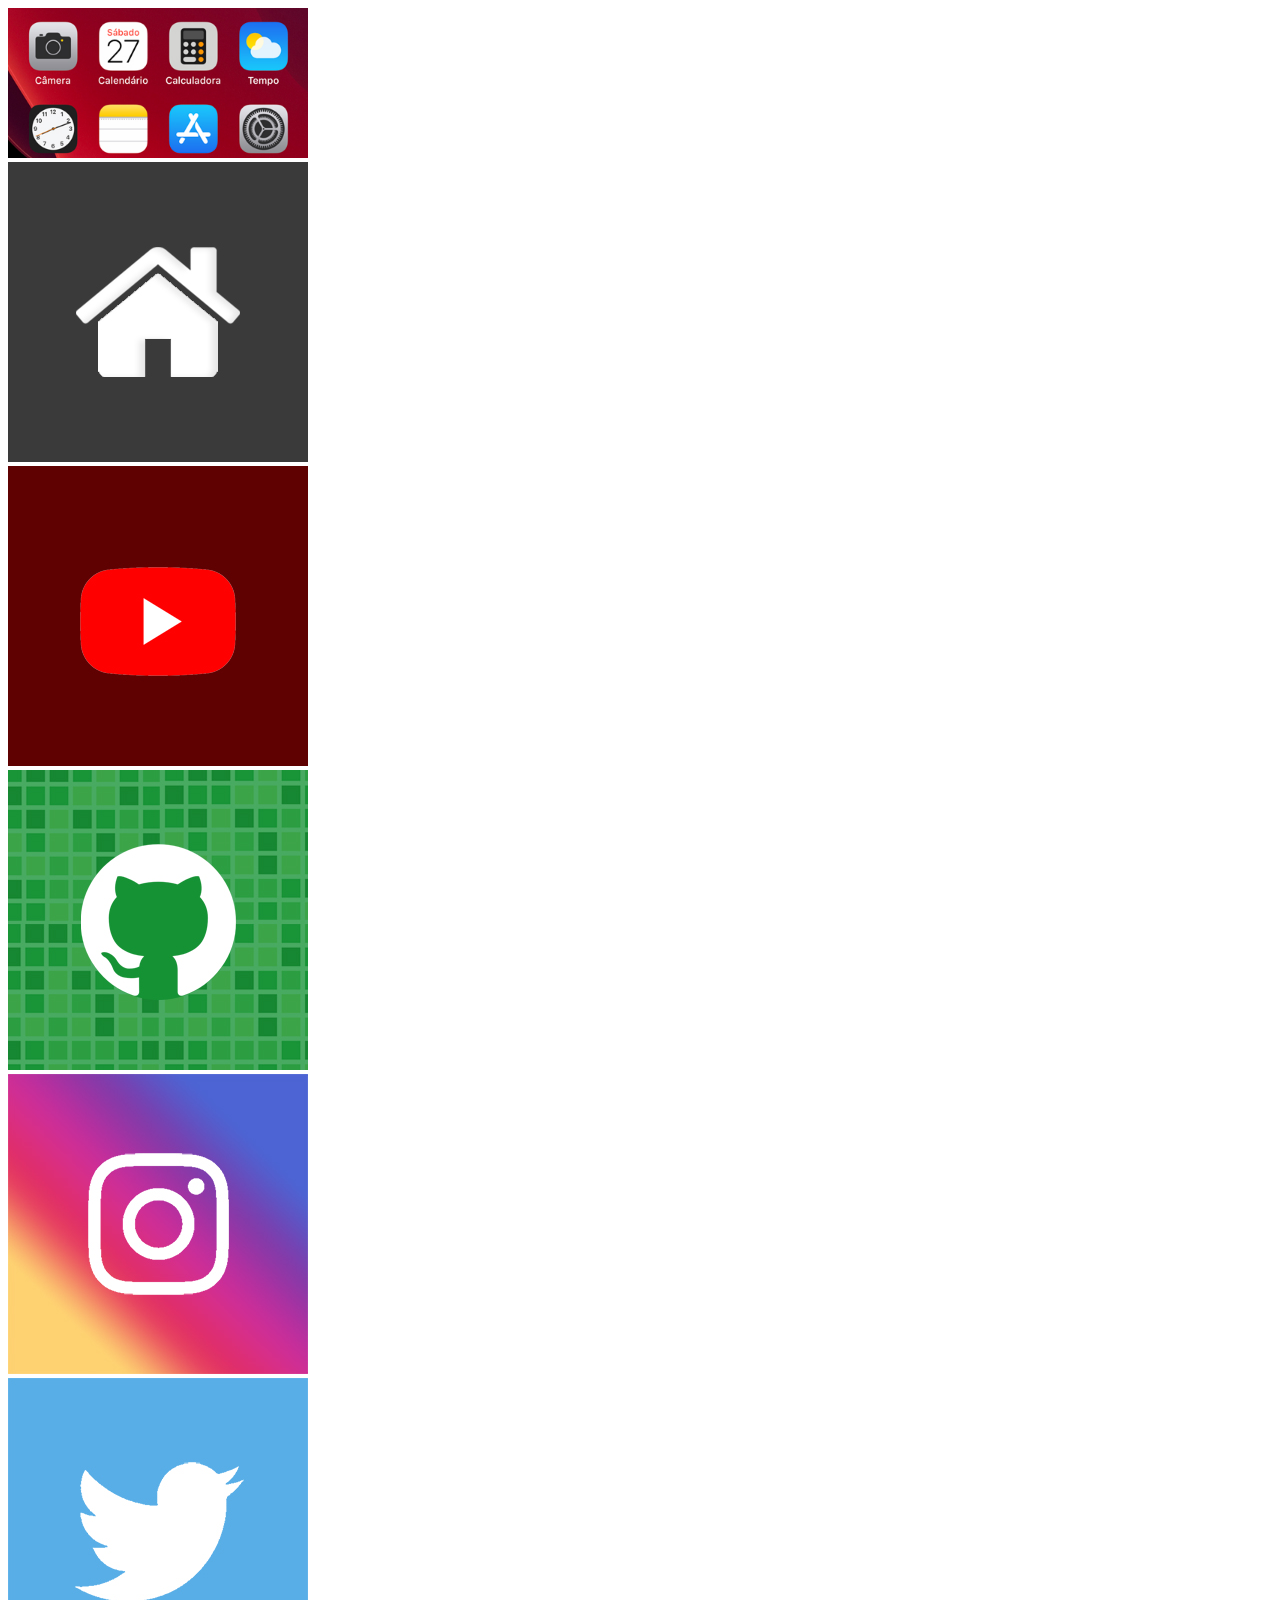
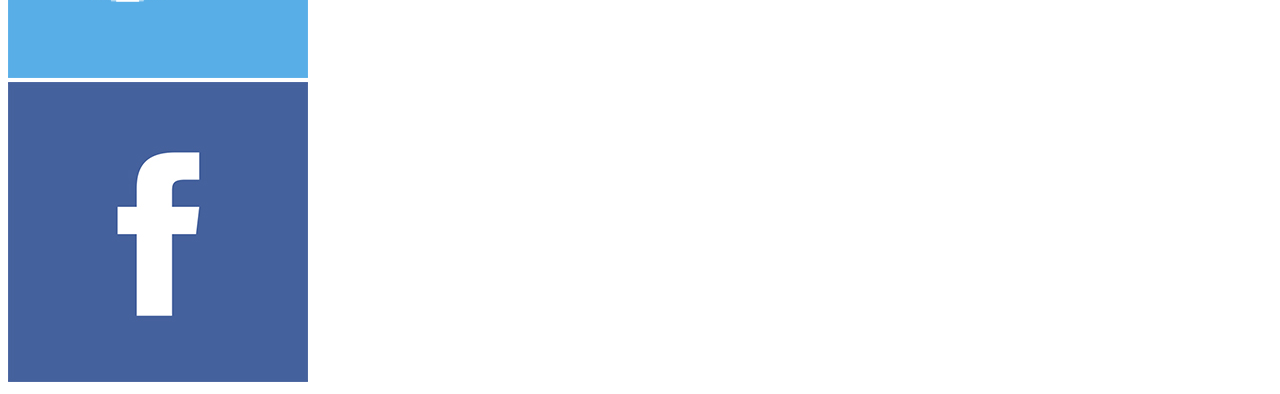
<file: index.html>
<!DOCTYPE html>
<html lang="en">
<head>
    <meta charset="UTF-8">
    <meta name="viewport" content="width=device-width, initial-scale=1.0">
    <title>Projeto Redes Sociais</title>
    <link rel="shortcut icon" href="favicon.ico" type="image/x-icon">
    <link rel="stylesheet" href="estilos/style.css">
</head>
<body>
    <main>
        <section id="telefone">
            <iframe src="home.html" name="tela" id="tela" frameborder="0">Seu navegador nao é compativel.</iframe>
        </section>
        <section id="redes-sociais">
            <a href="home.html" target="tela"><img src="imagens/logo-home.jpg" alt="Home"></a><br>
            <a href="youtube.html" target="tela"><img src="imagens/logo-youtube.jpg" alt="YouTube"></a><br>
            <a href="github.html" target="tela"><img src="imagens/logo-github.jpg" alt="GitHub"></a><br>
            <a href="instagram.html" target="tela"><img src="imagens/logo-instagram.jpg" alt="Instagram"></a><br>
            <a href="x.html" target="tela"><img src="imagens/logo-twitter.jpg" alt="Twiter"></a><br>
            <a href="fb.html" target="tela"><img src="imagens/logo-facebook.jpg" alt="Facebook"></a>
        </section>
    </main>
</body>
</html>
</file>
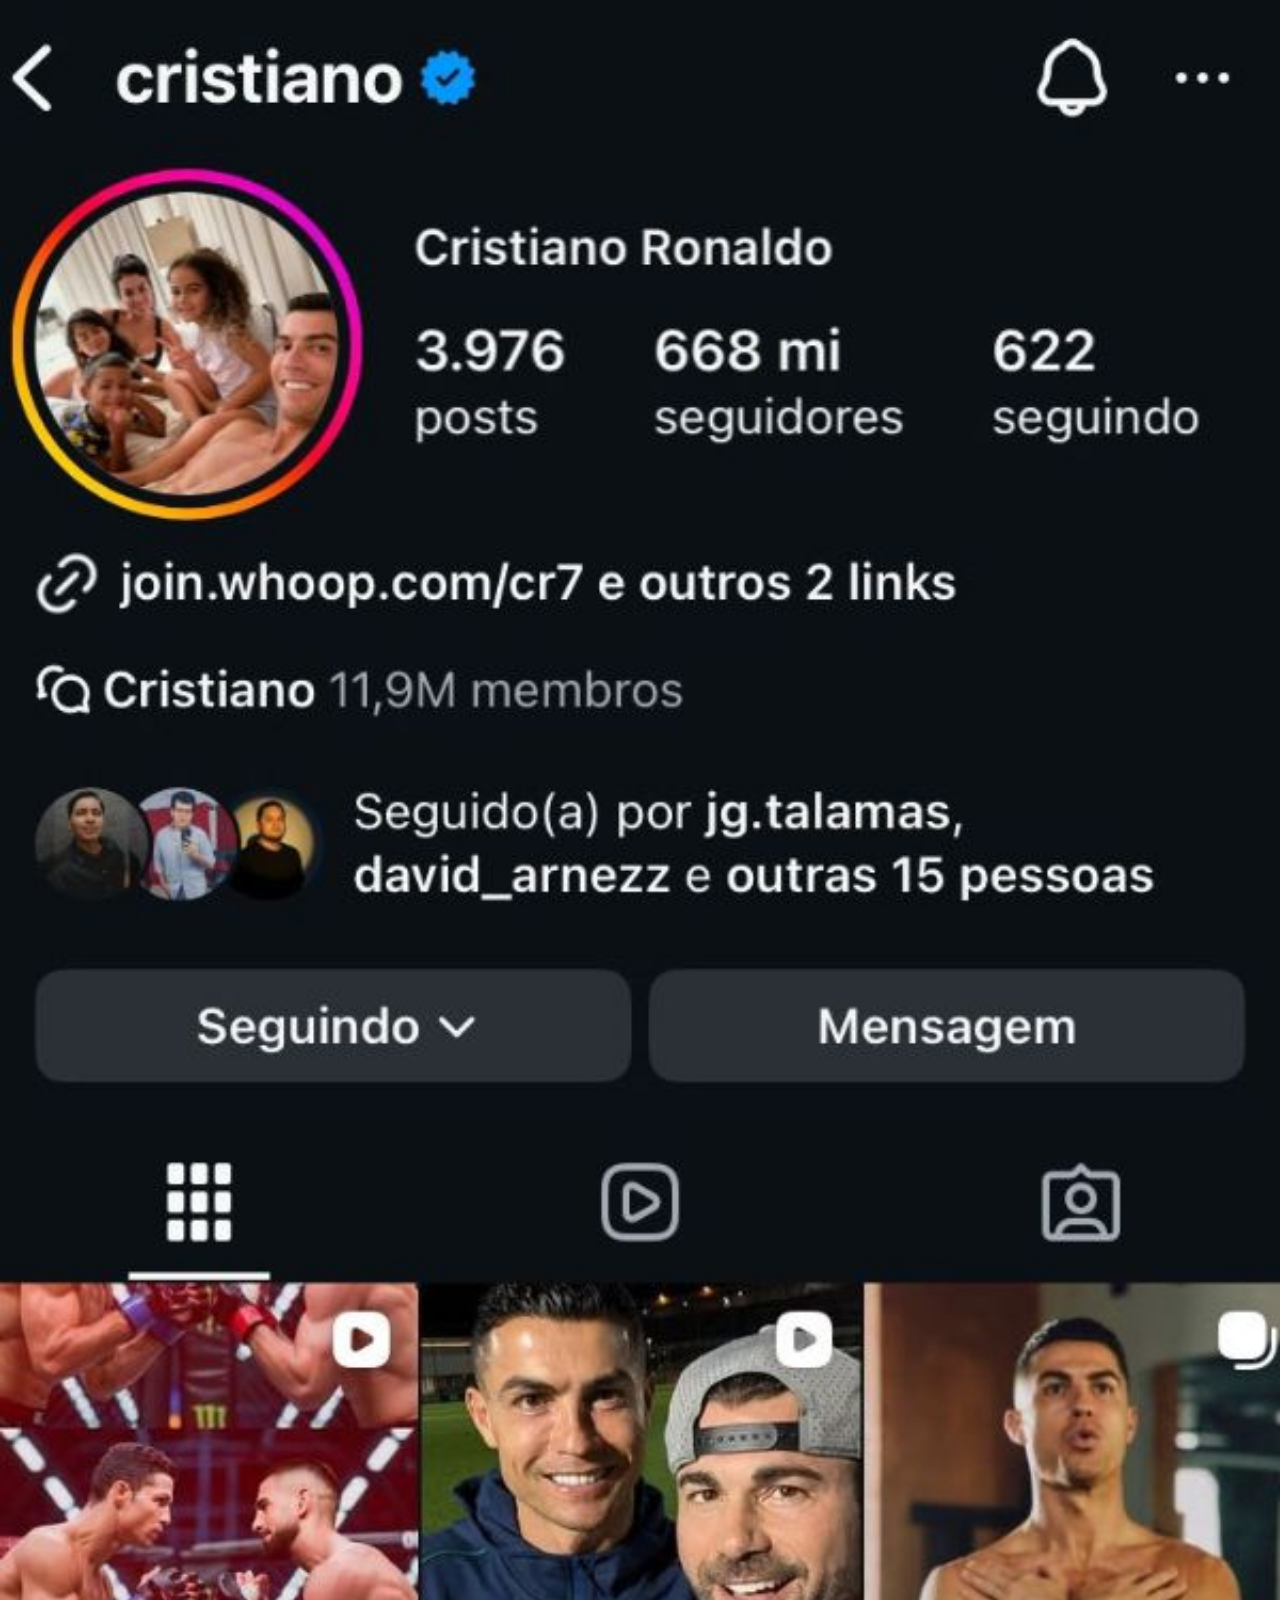
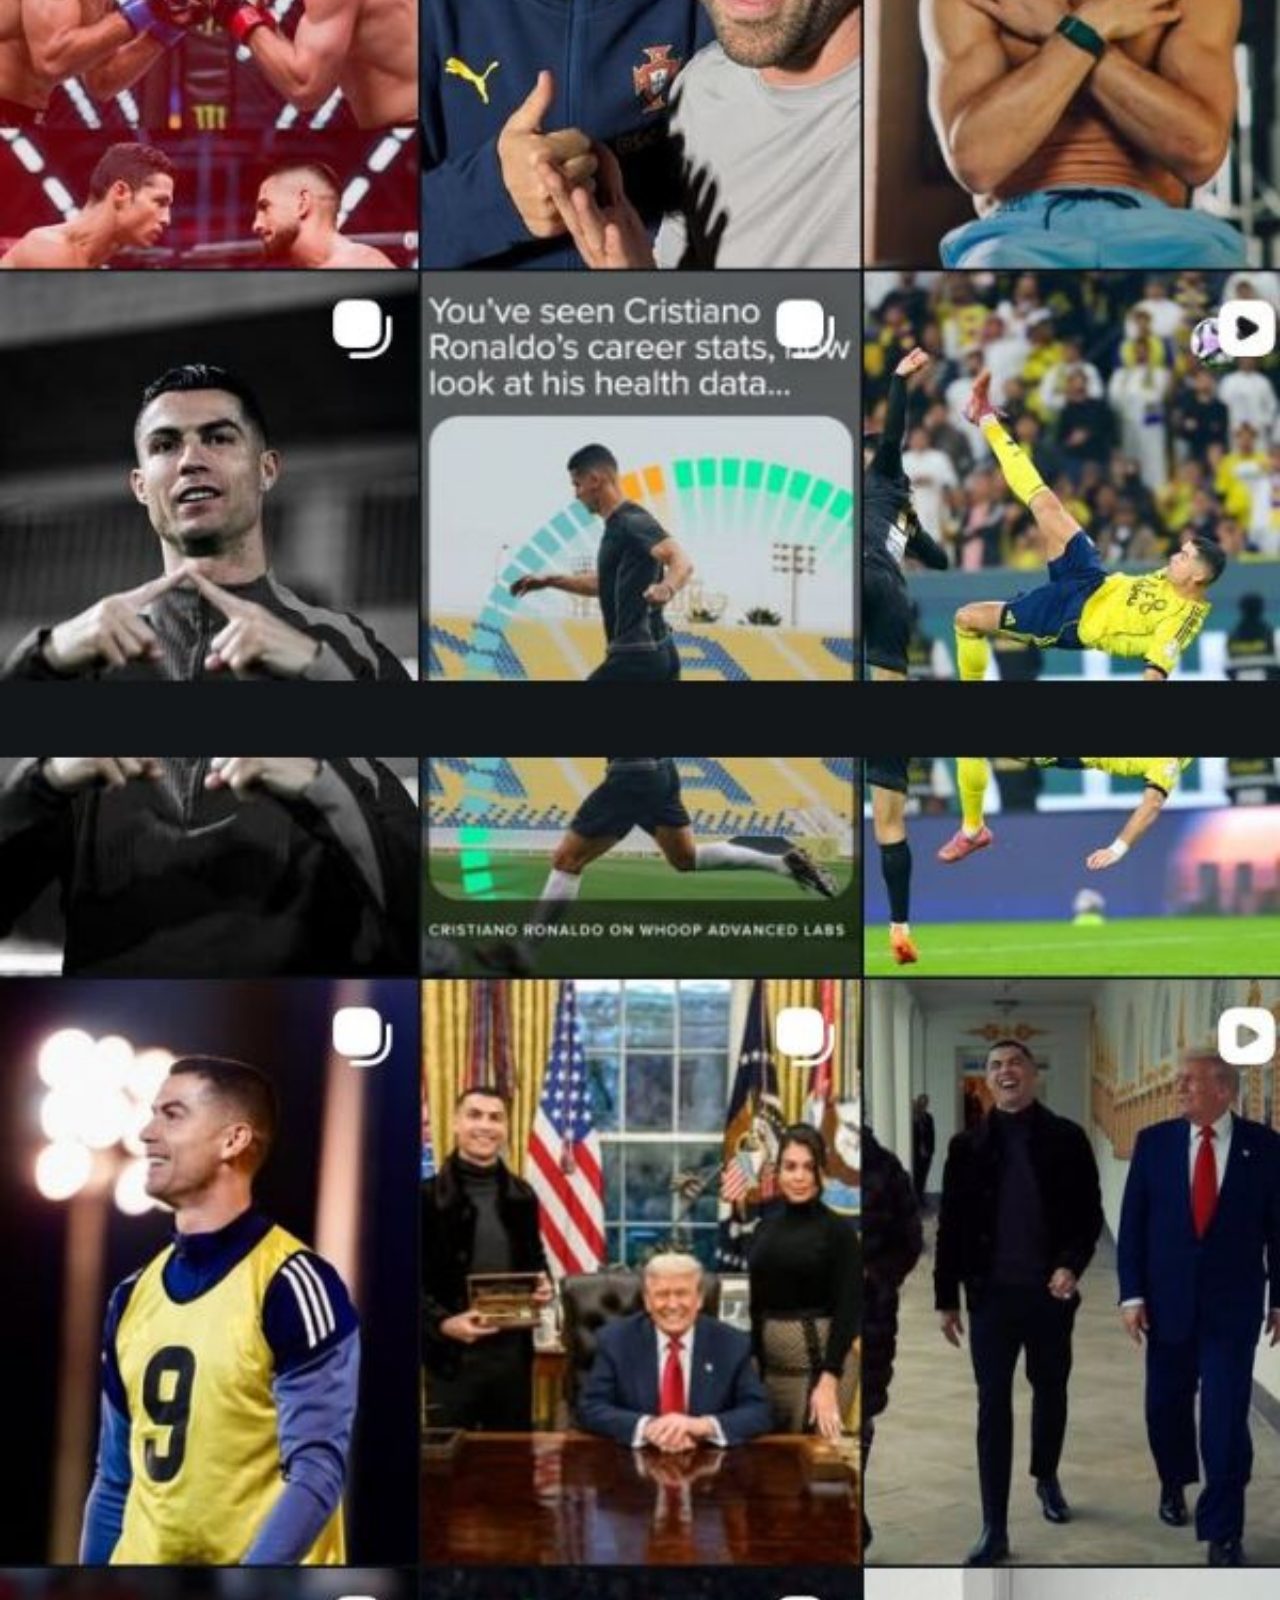
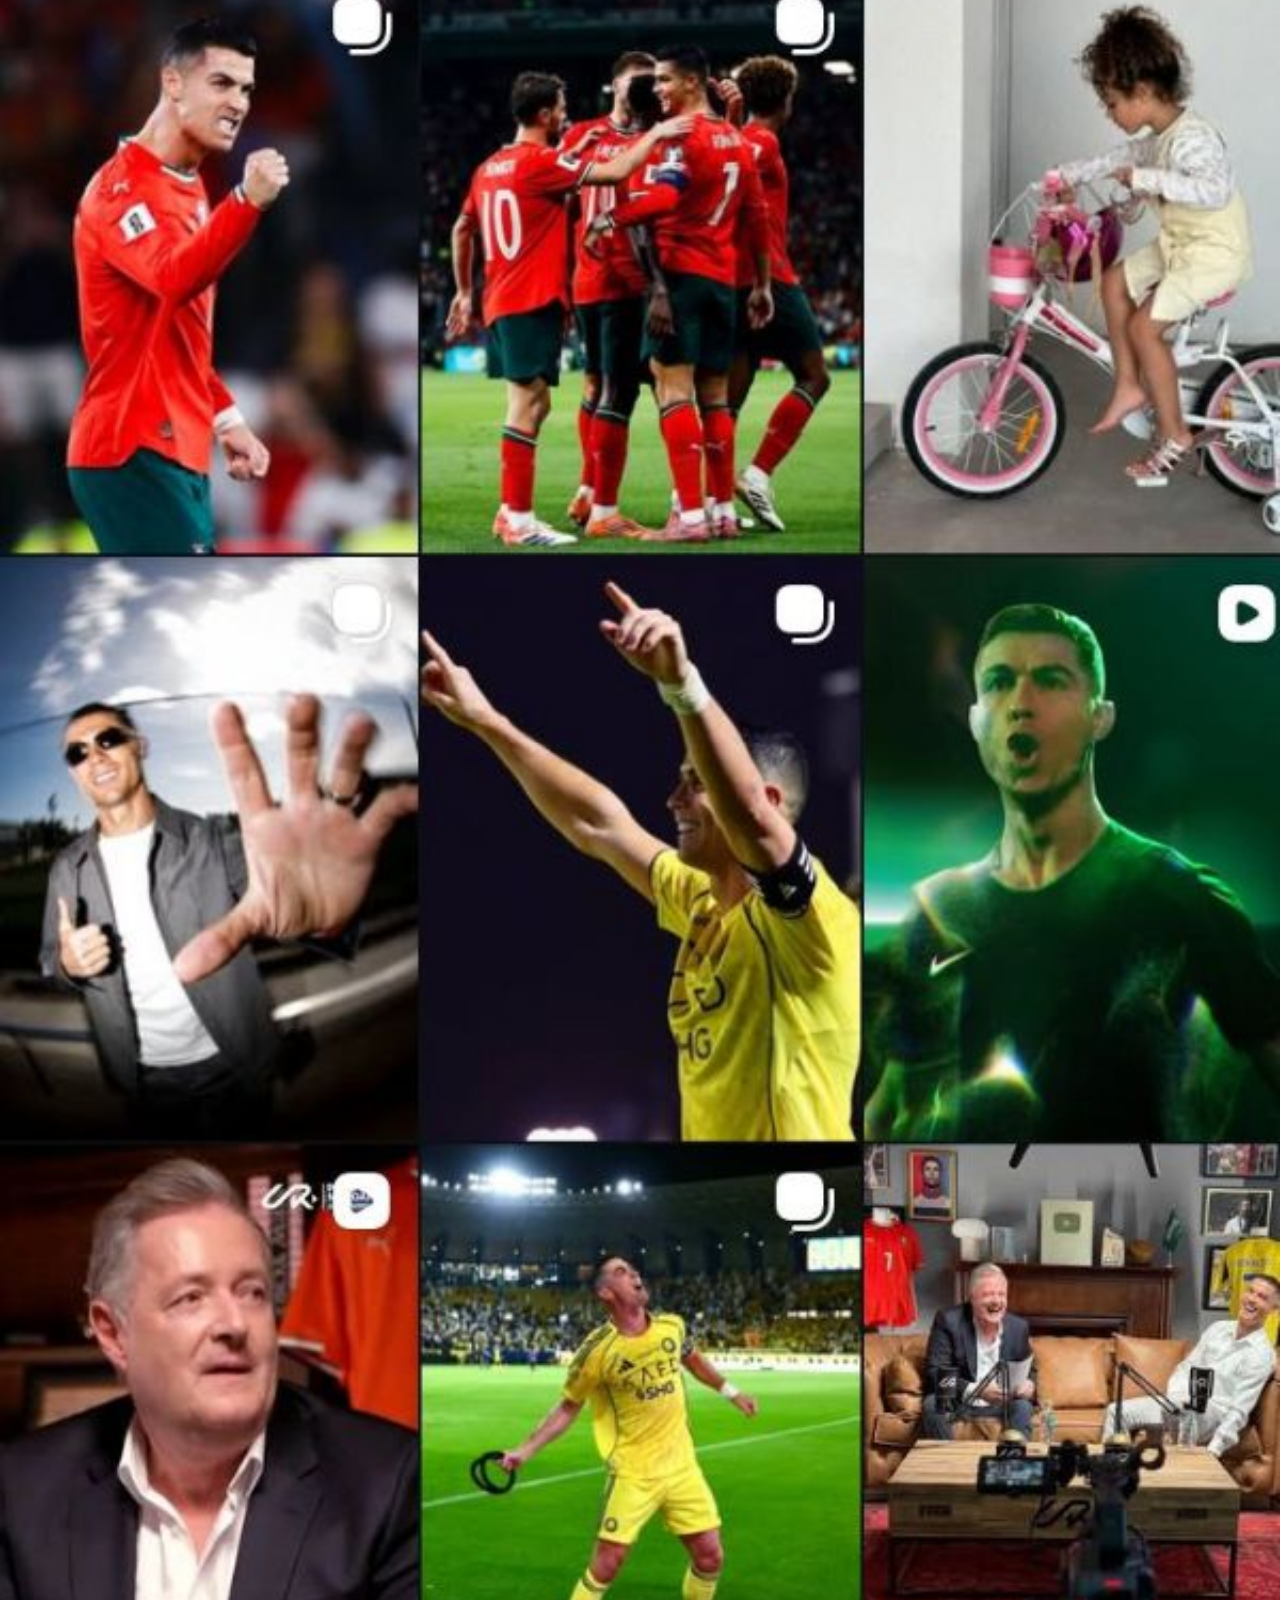
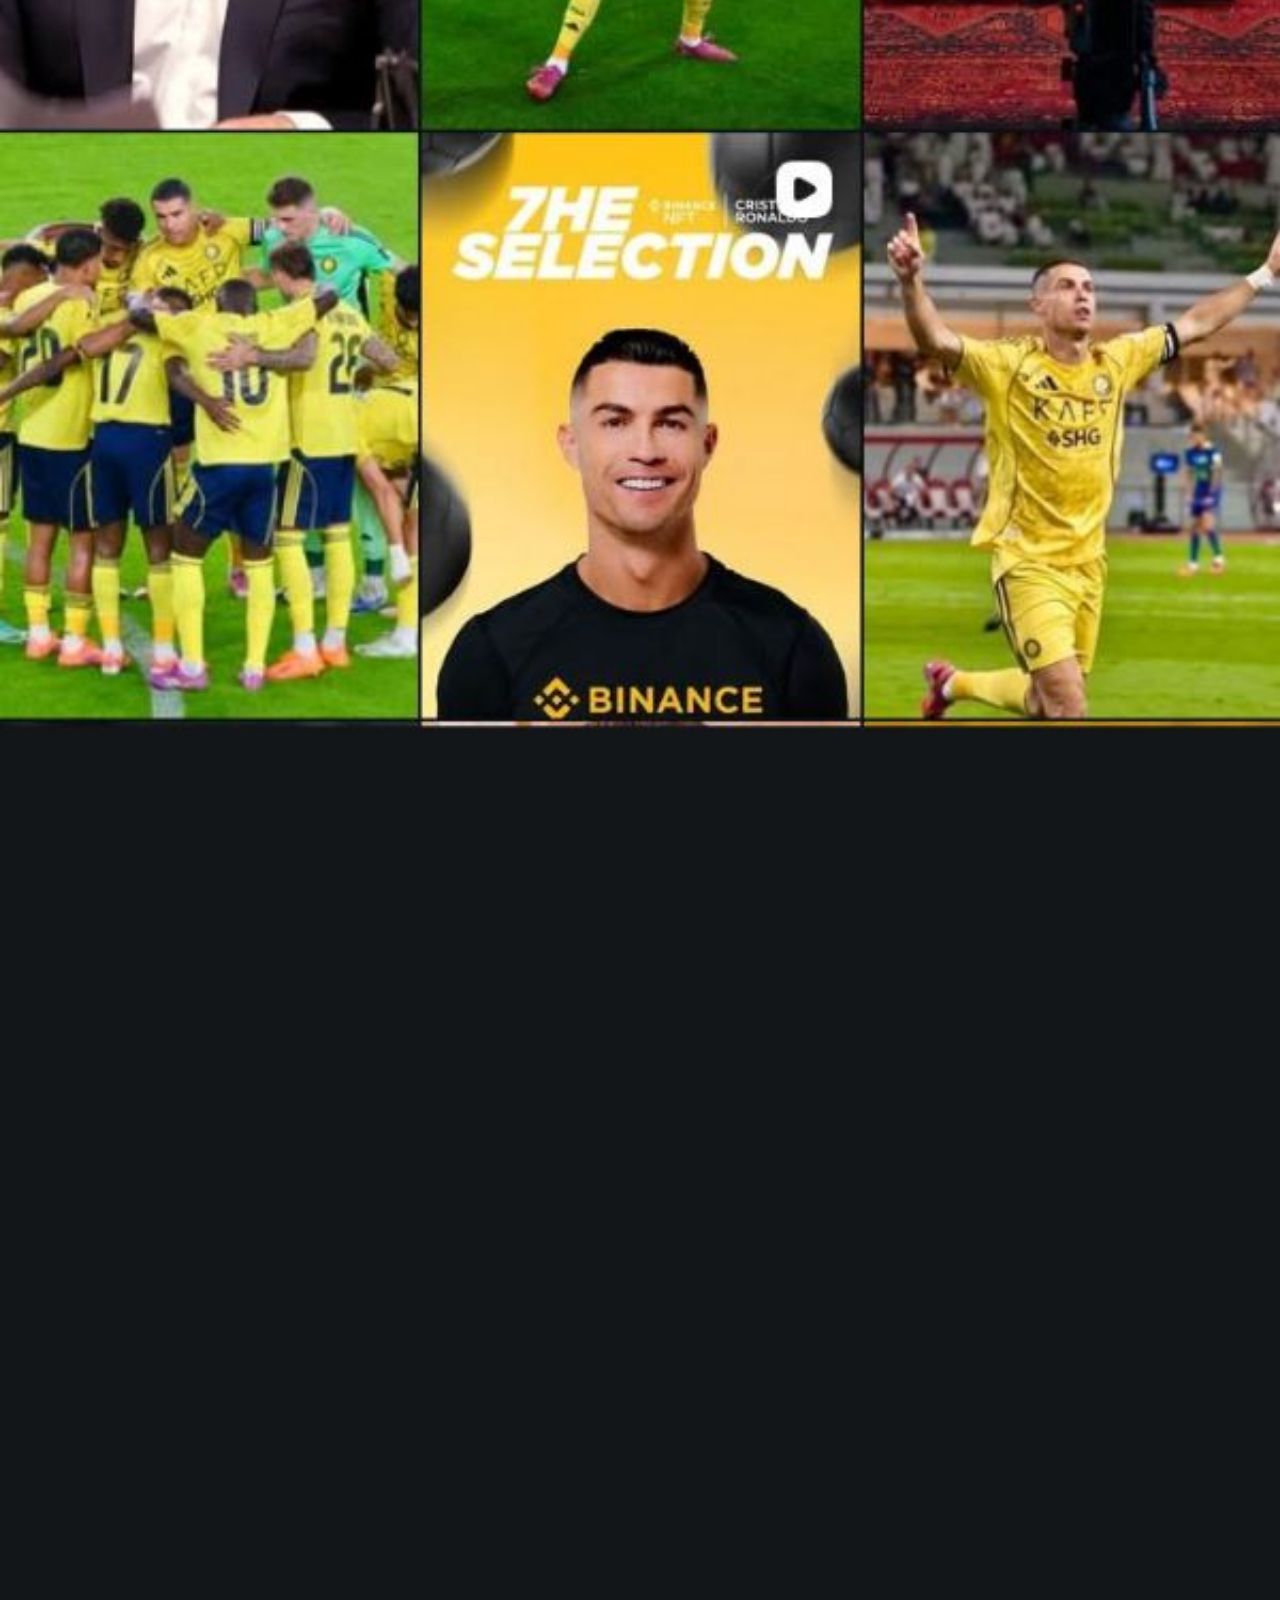
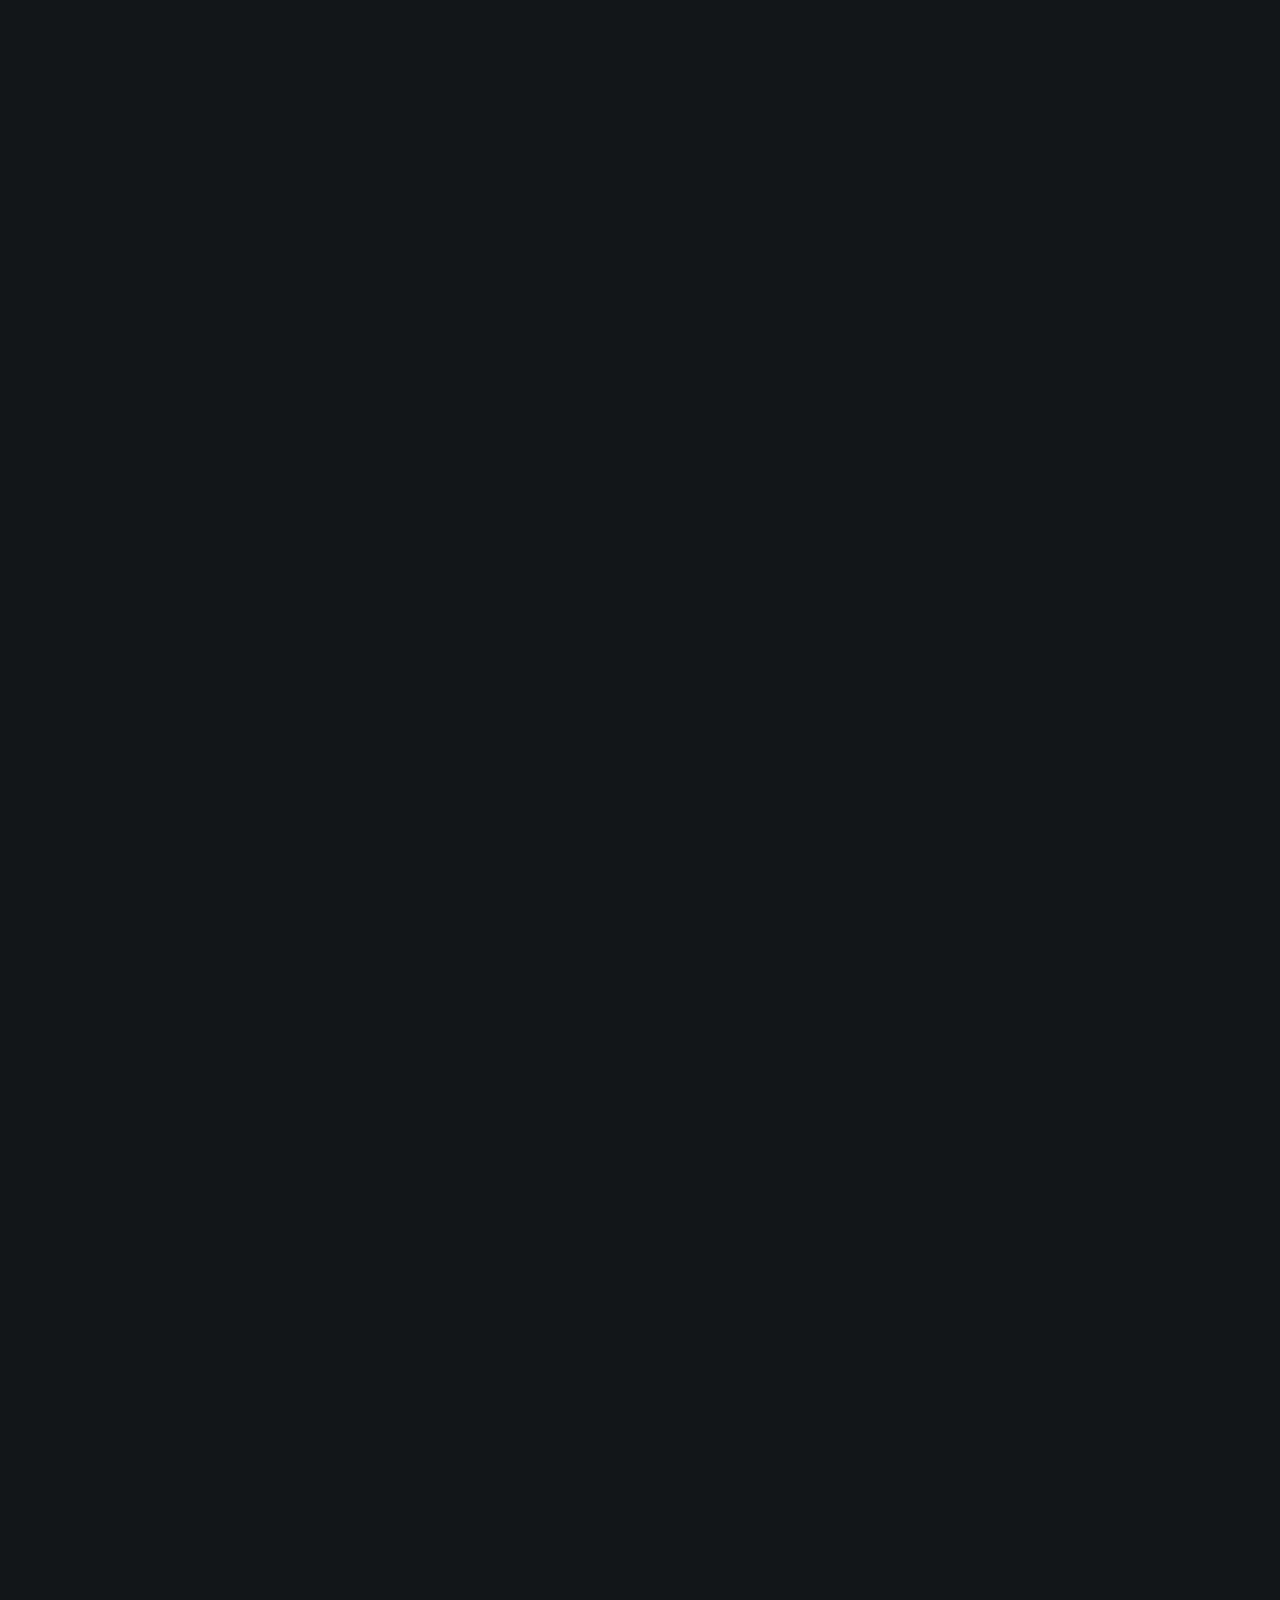
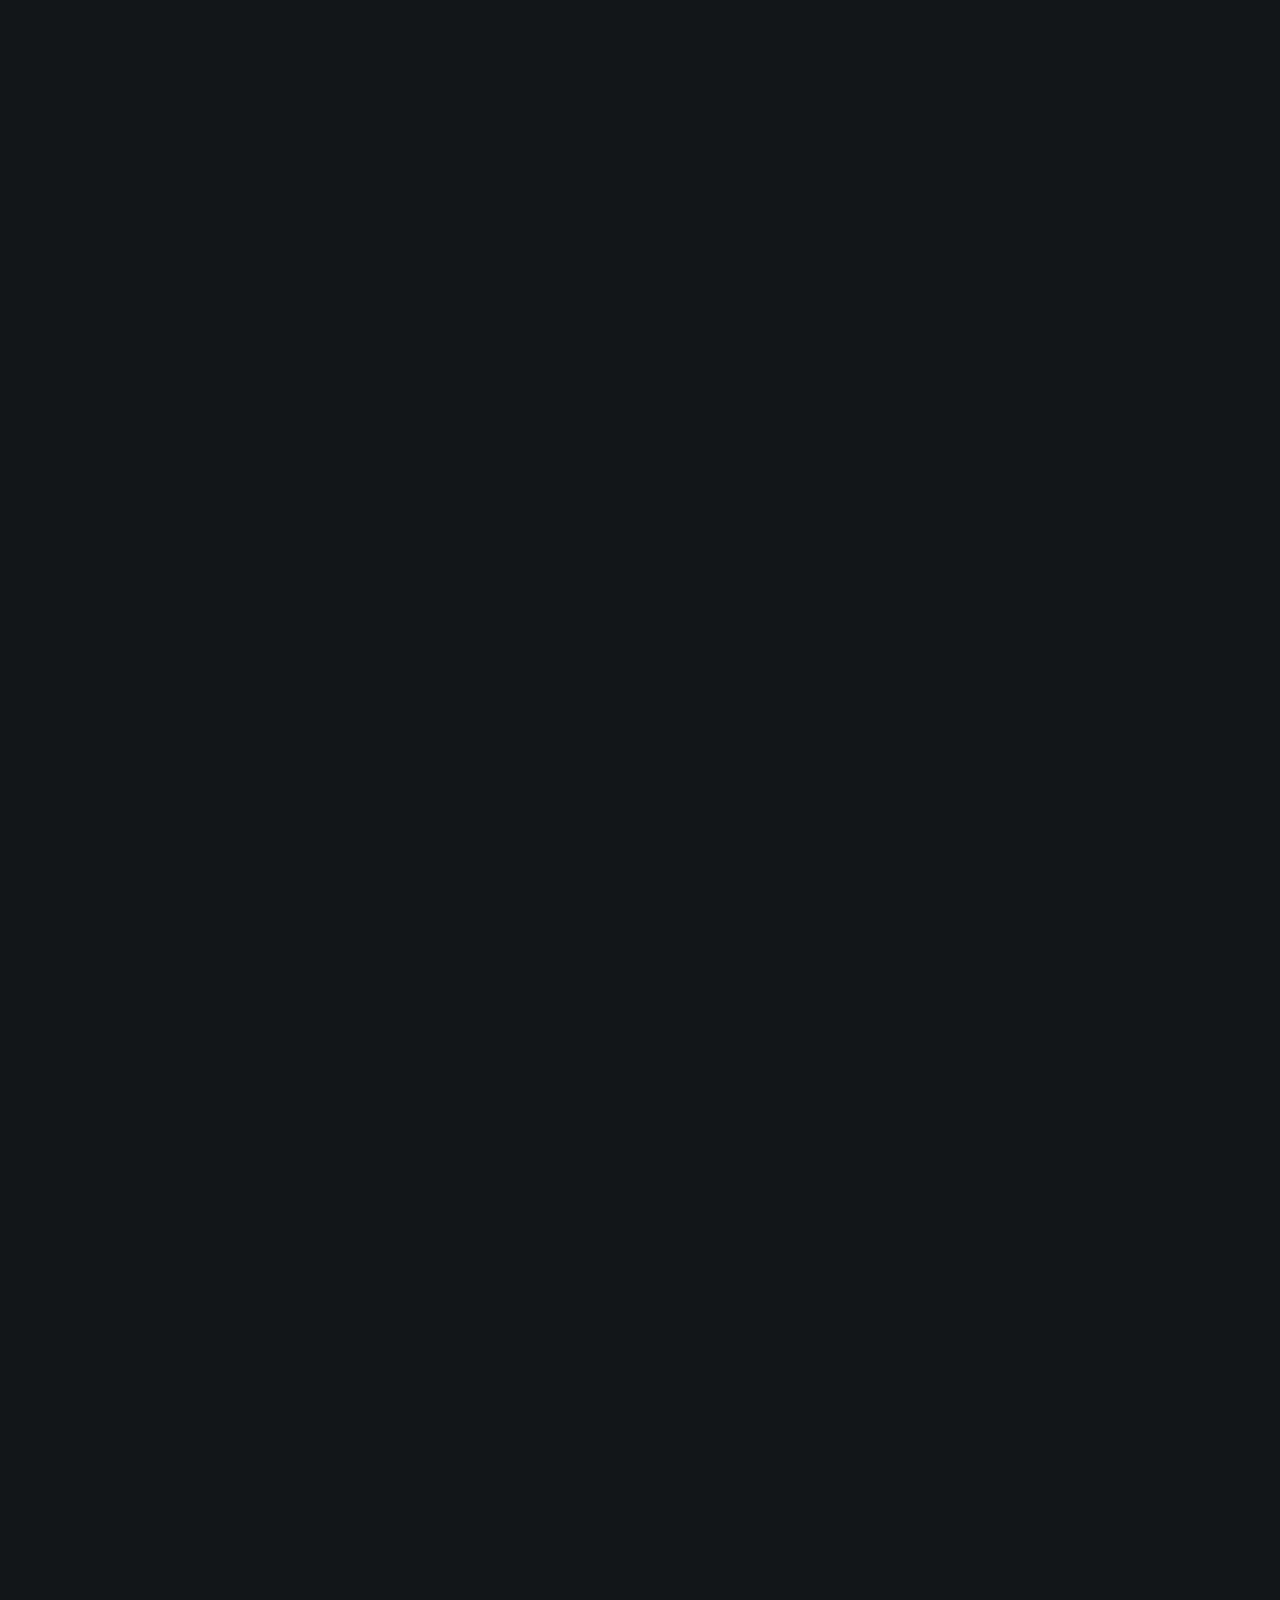
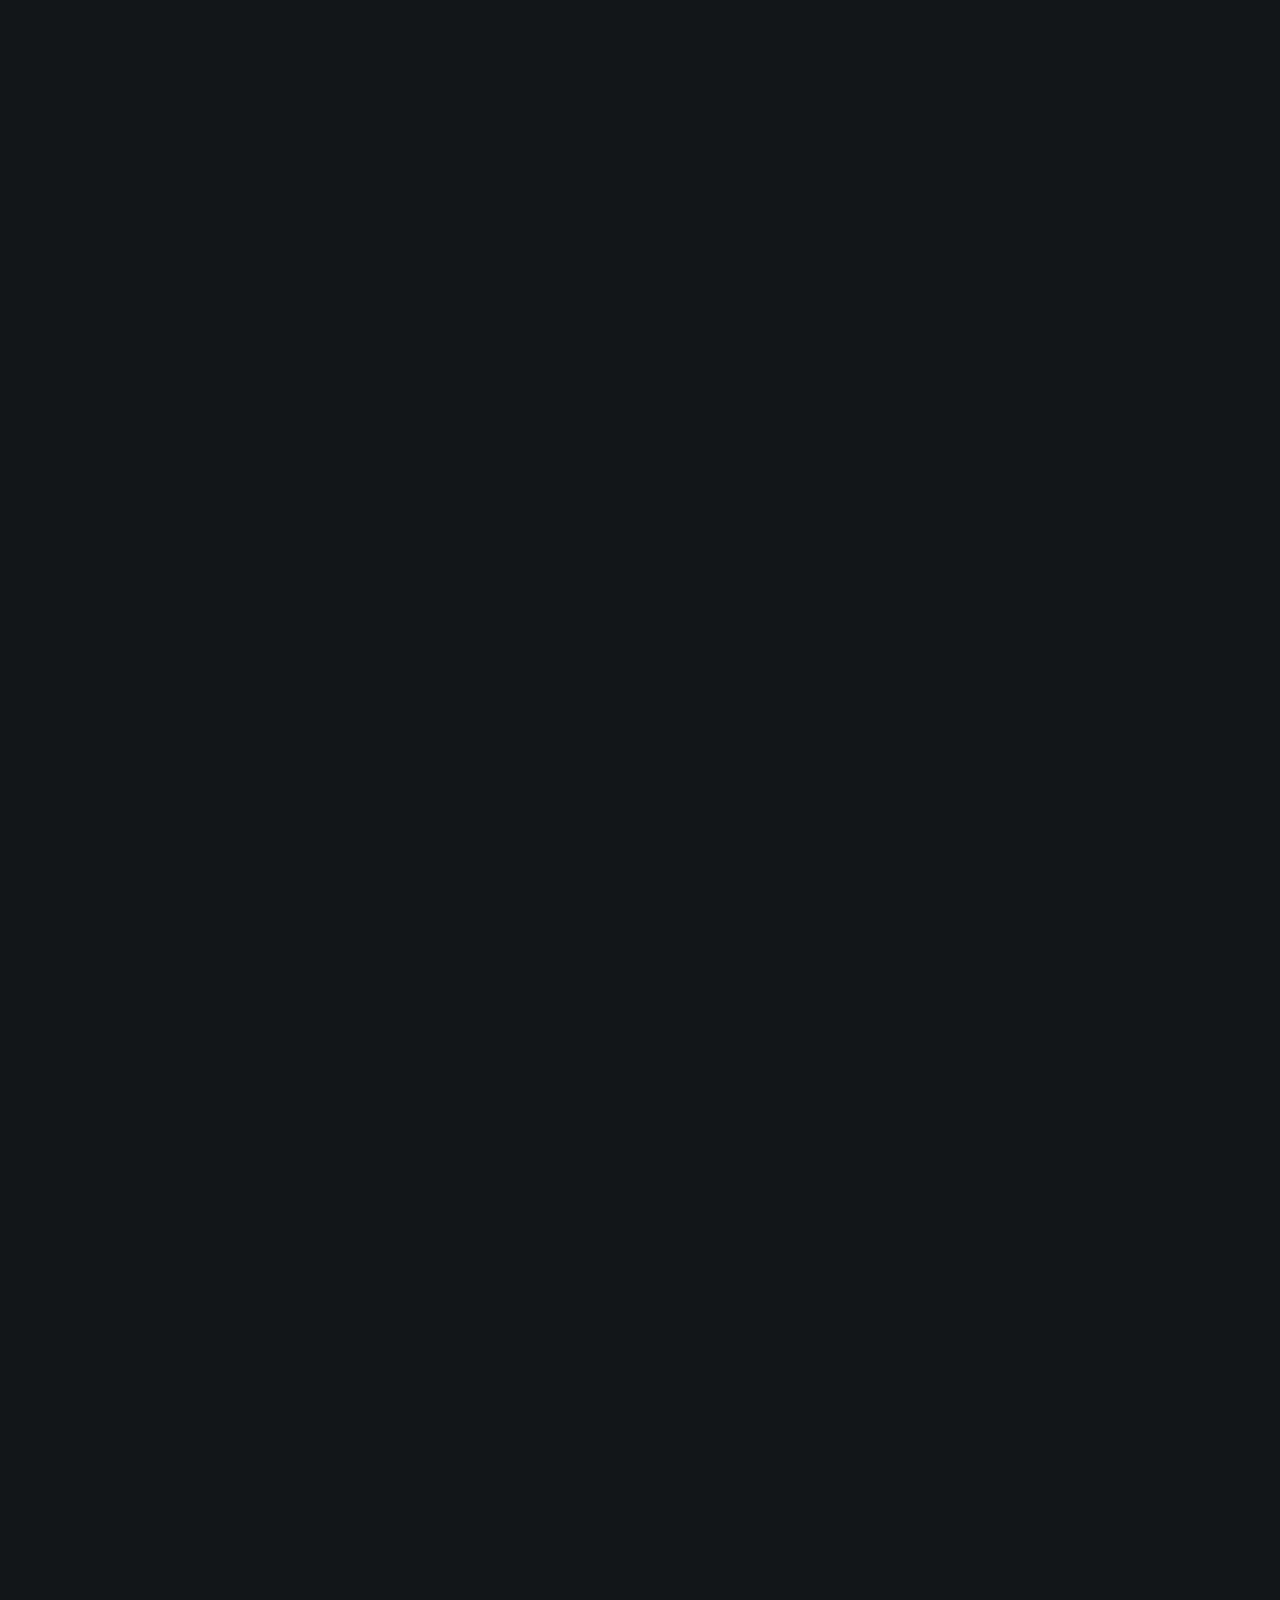
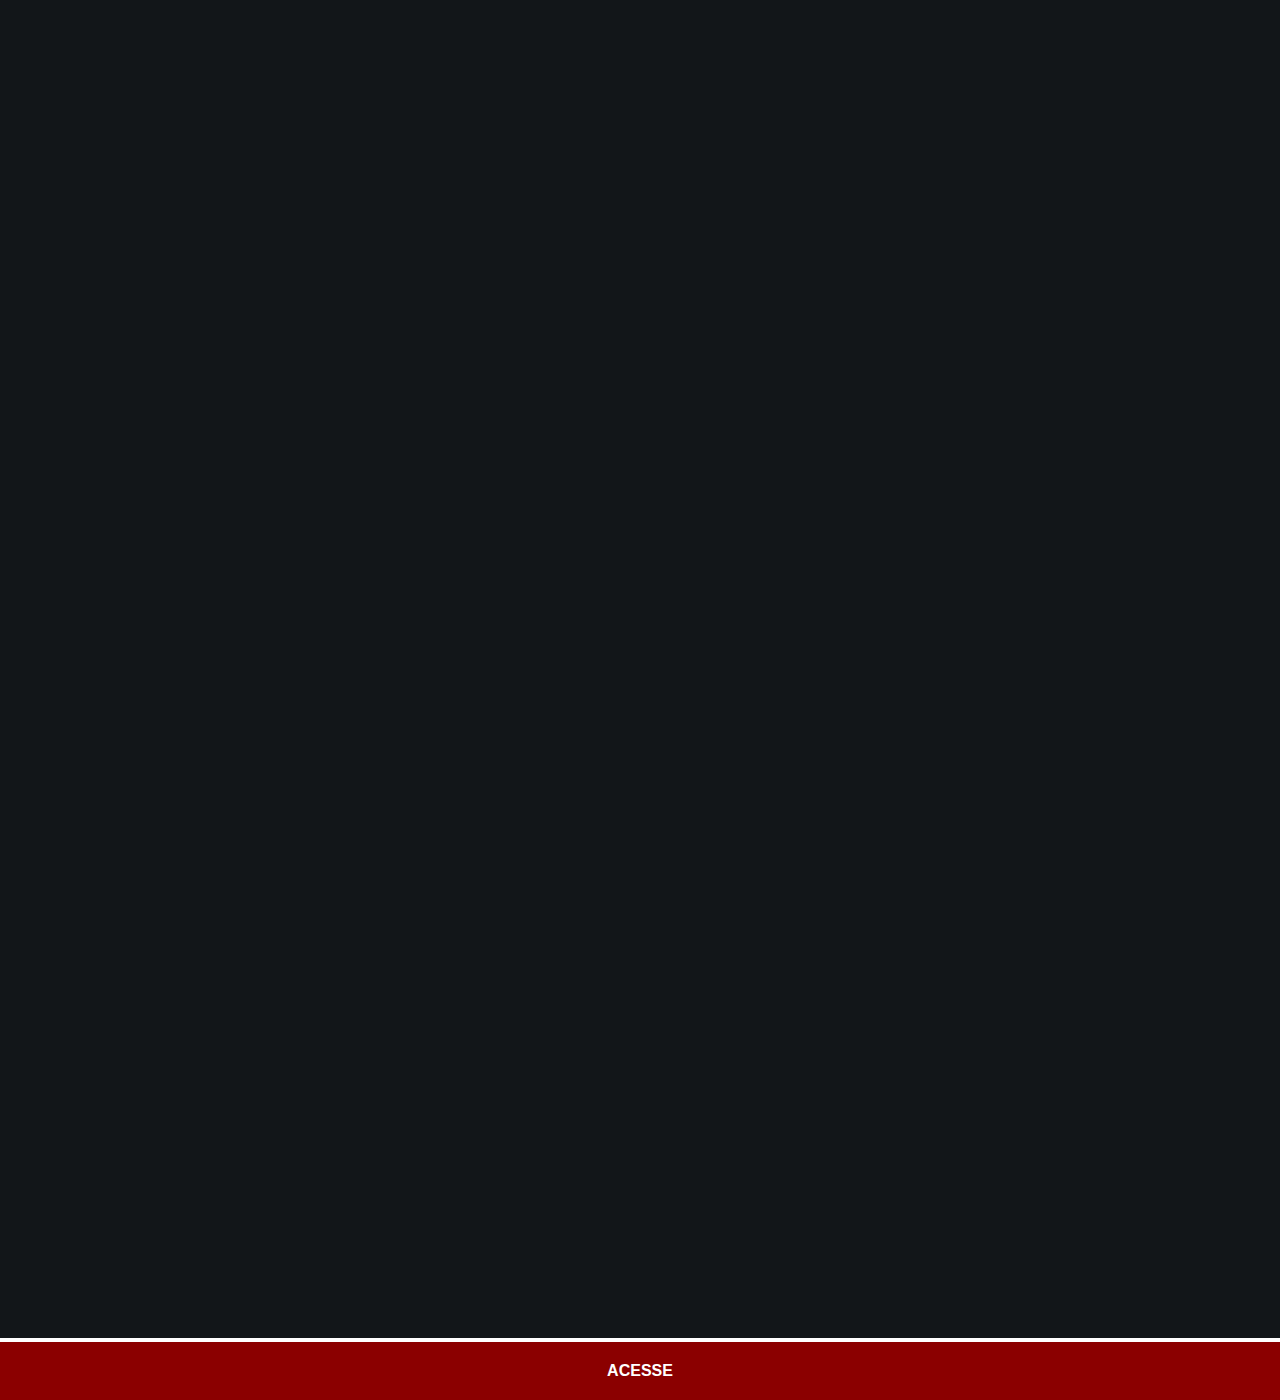
<file: fb.html>
<!DOCTYPE html>
<html lang="en">
<head>
    <meta charset="UTF-8">
    <meta name="viewport" content="width=device-width, initial-scale=1.0">
    <title>Facebook</title>
    <link rel="stylesheet" href="estilos/social.css">
</head>
<body>
    <img src="imagens/tela-facebook.jpg" alt="fb"><a href="https://www.facebook.com/" target="_blank">ACESSE</a>
</body>
</html>
</file>
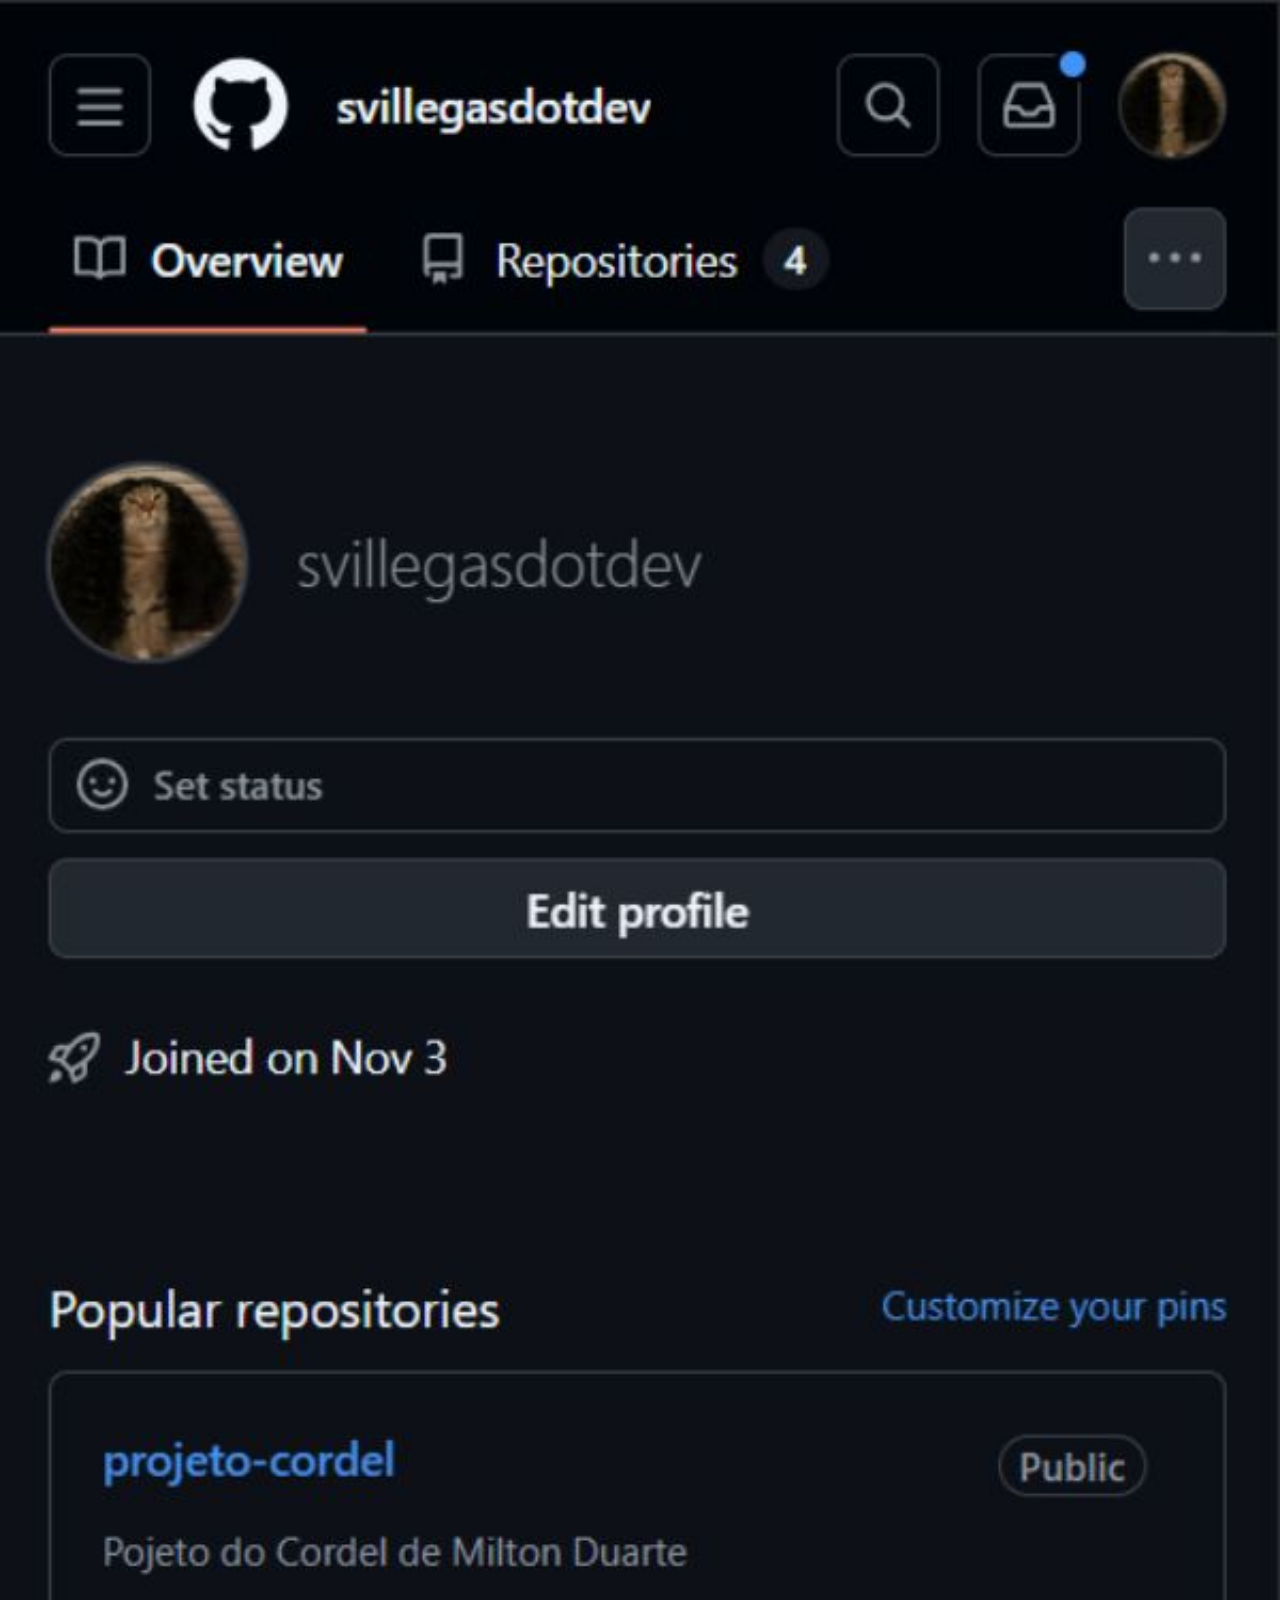
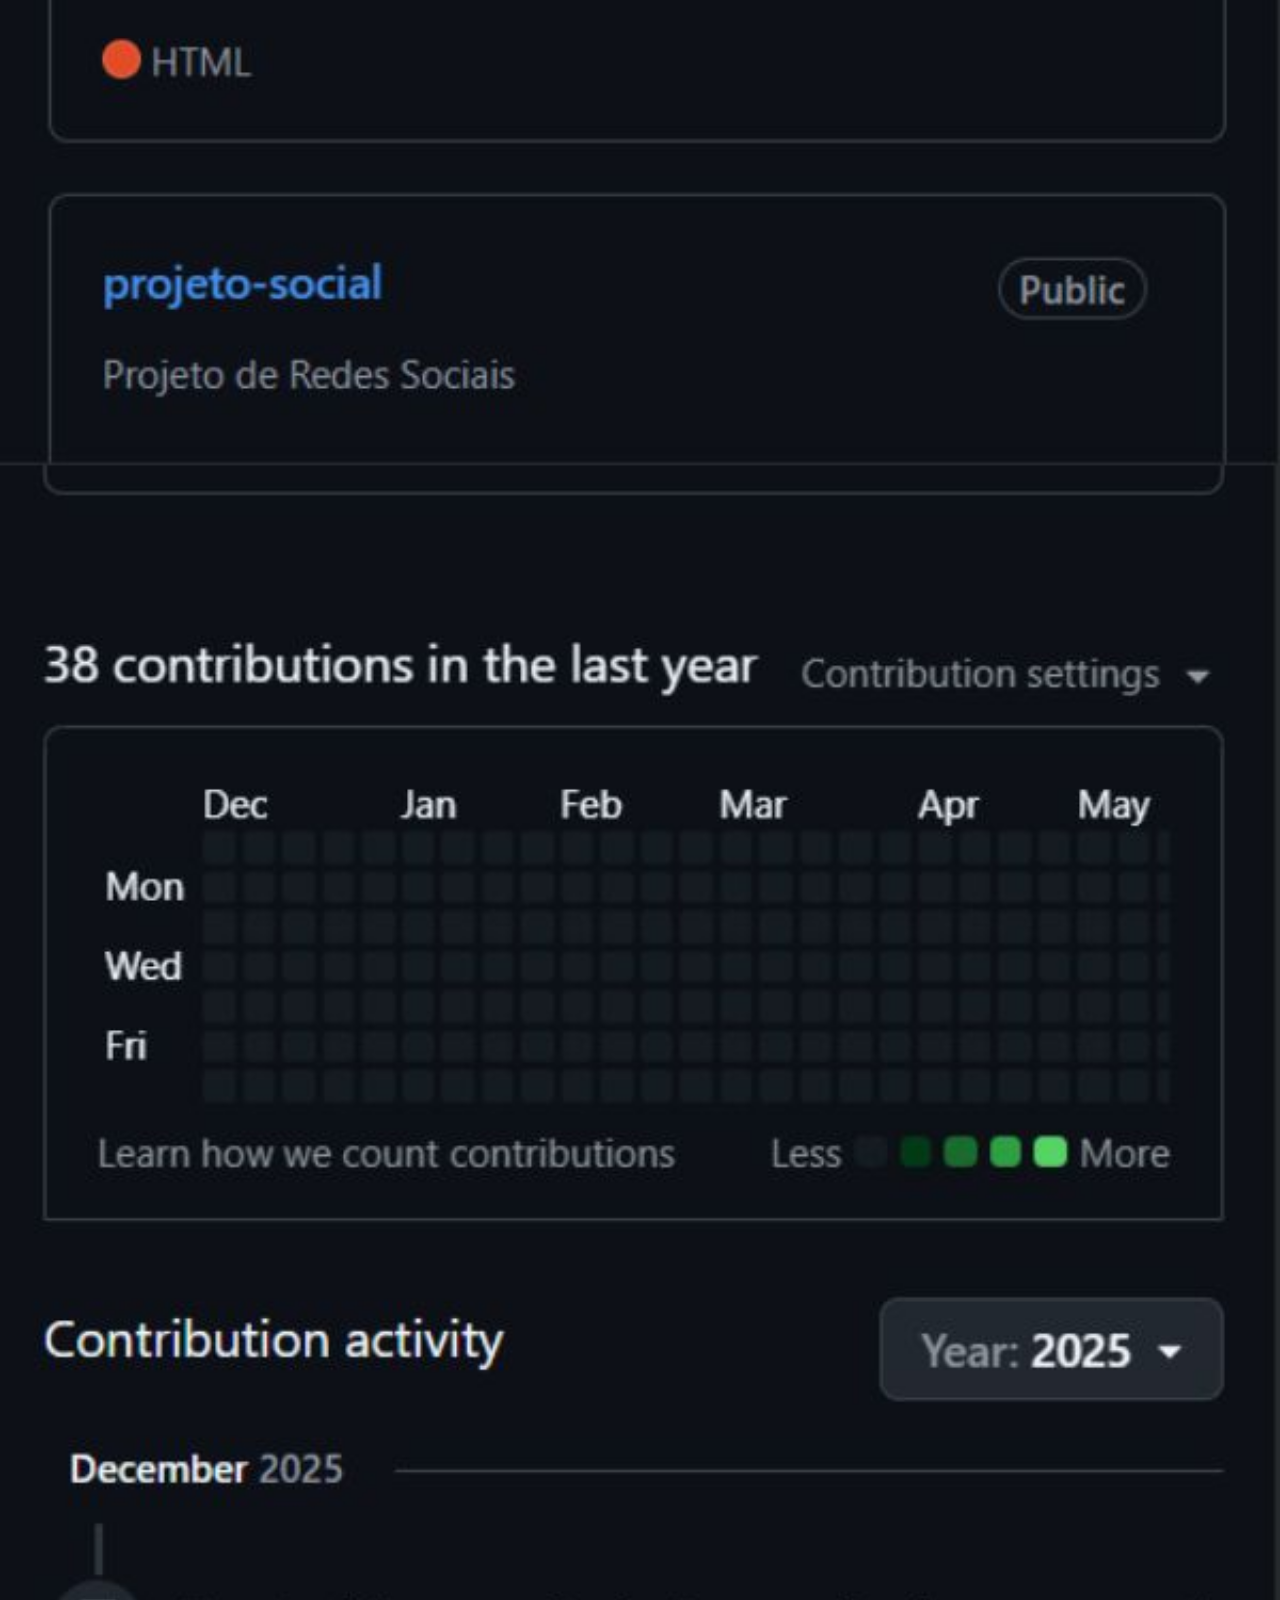
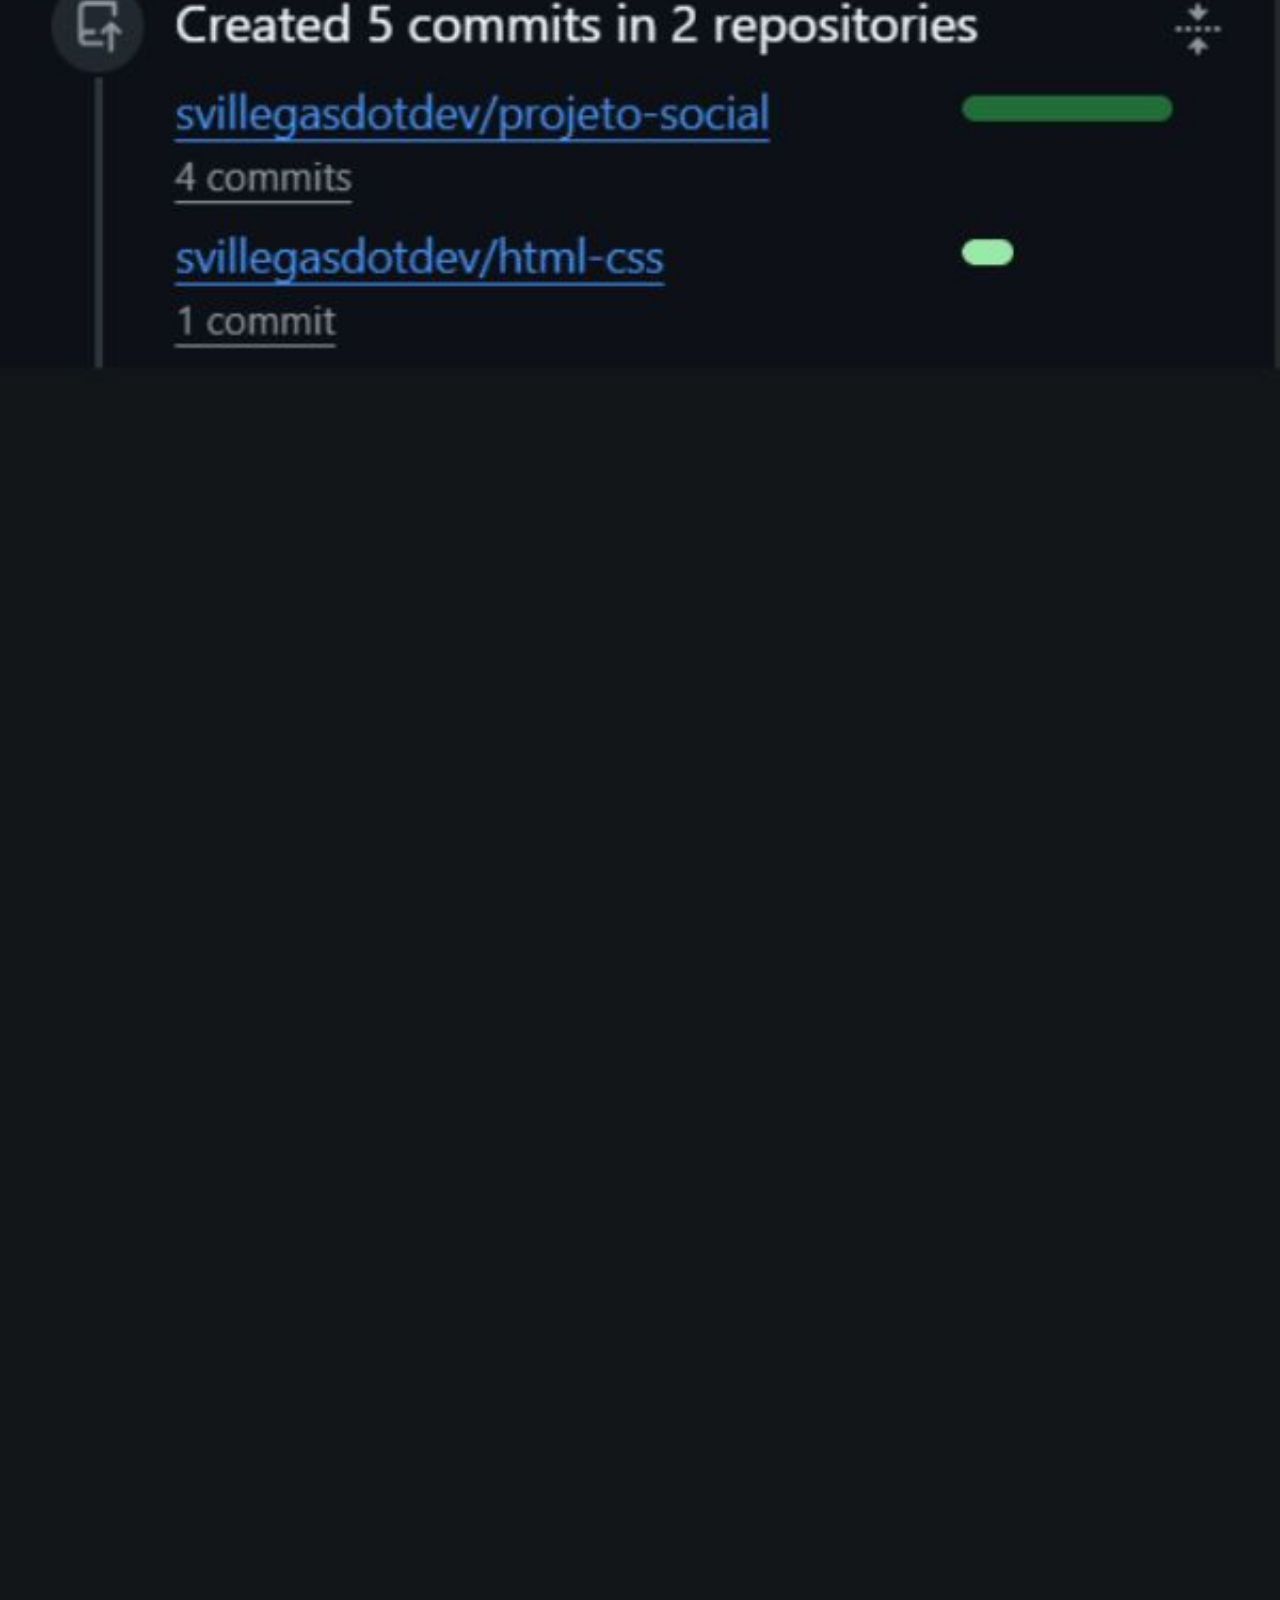
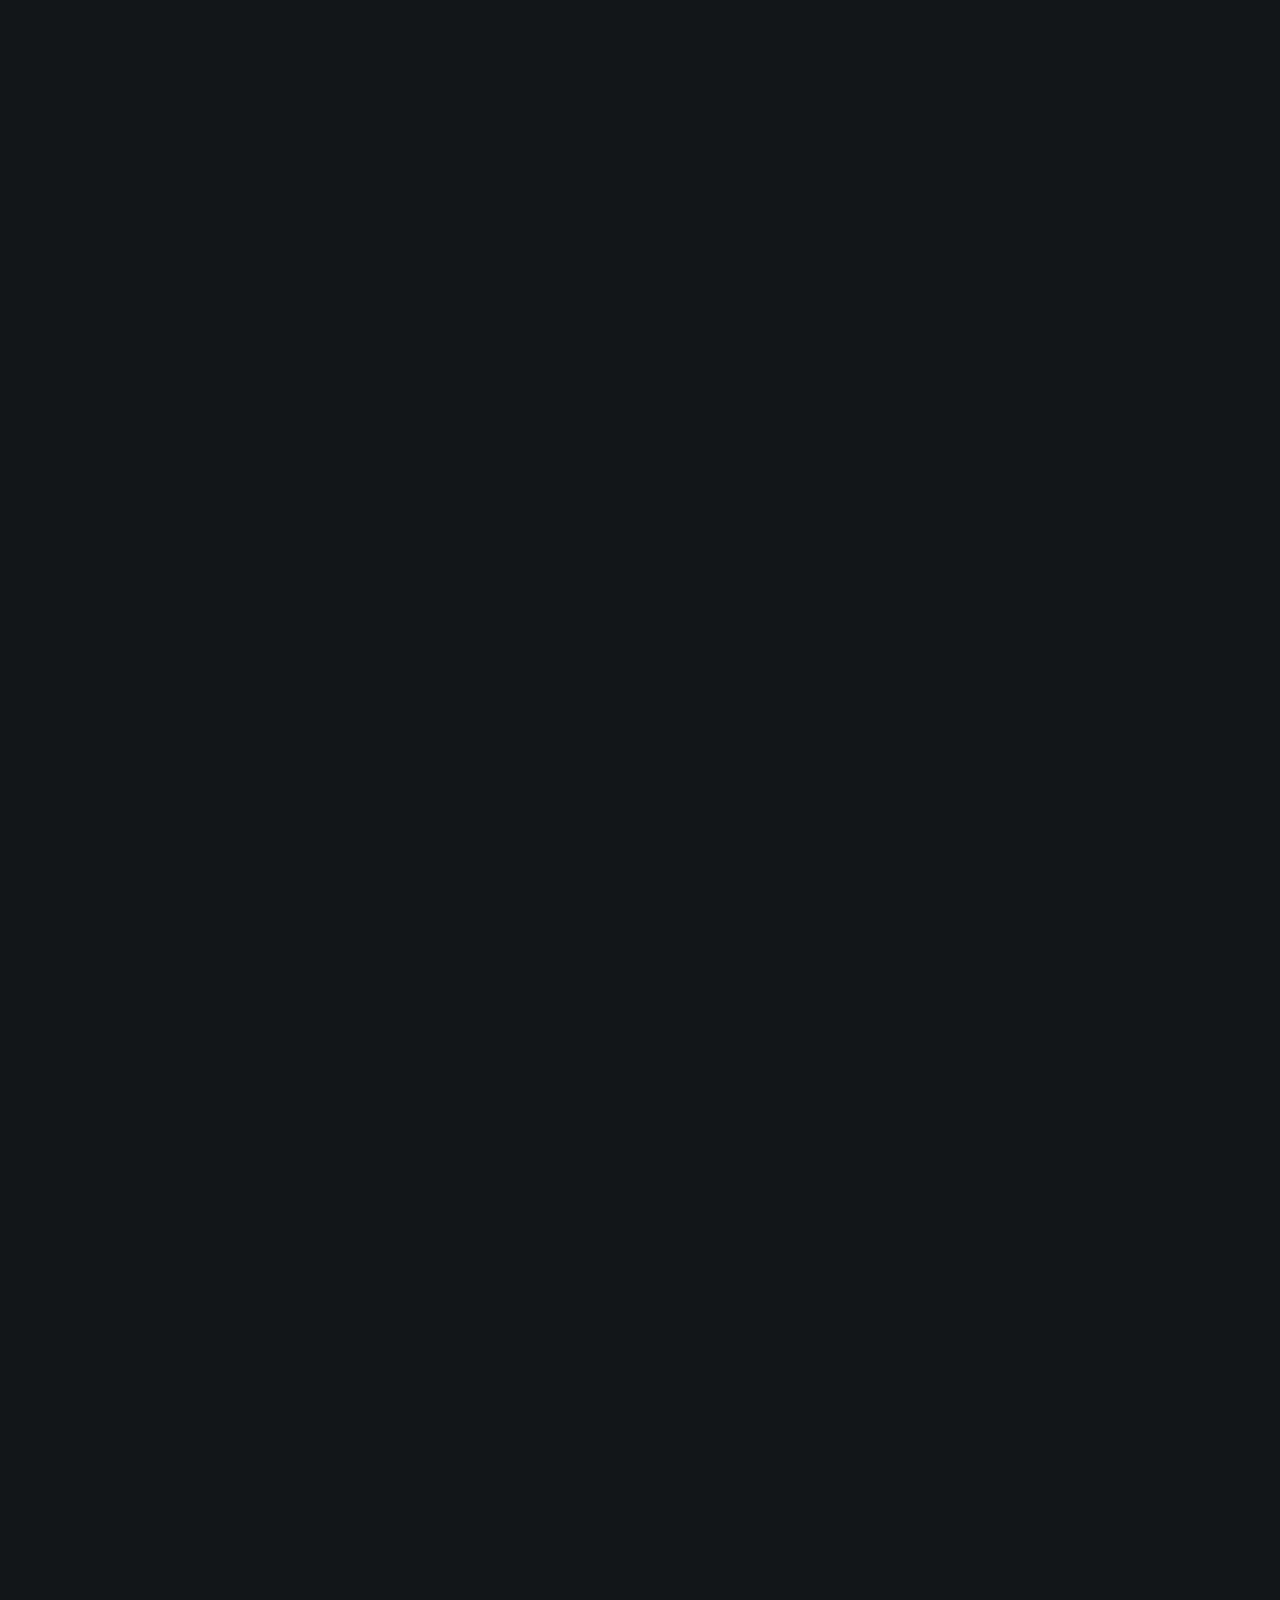
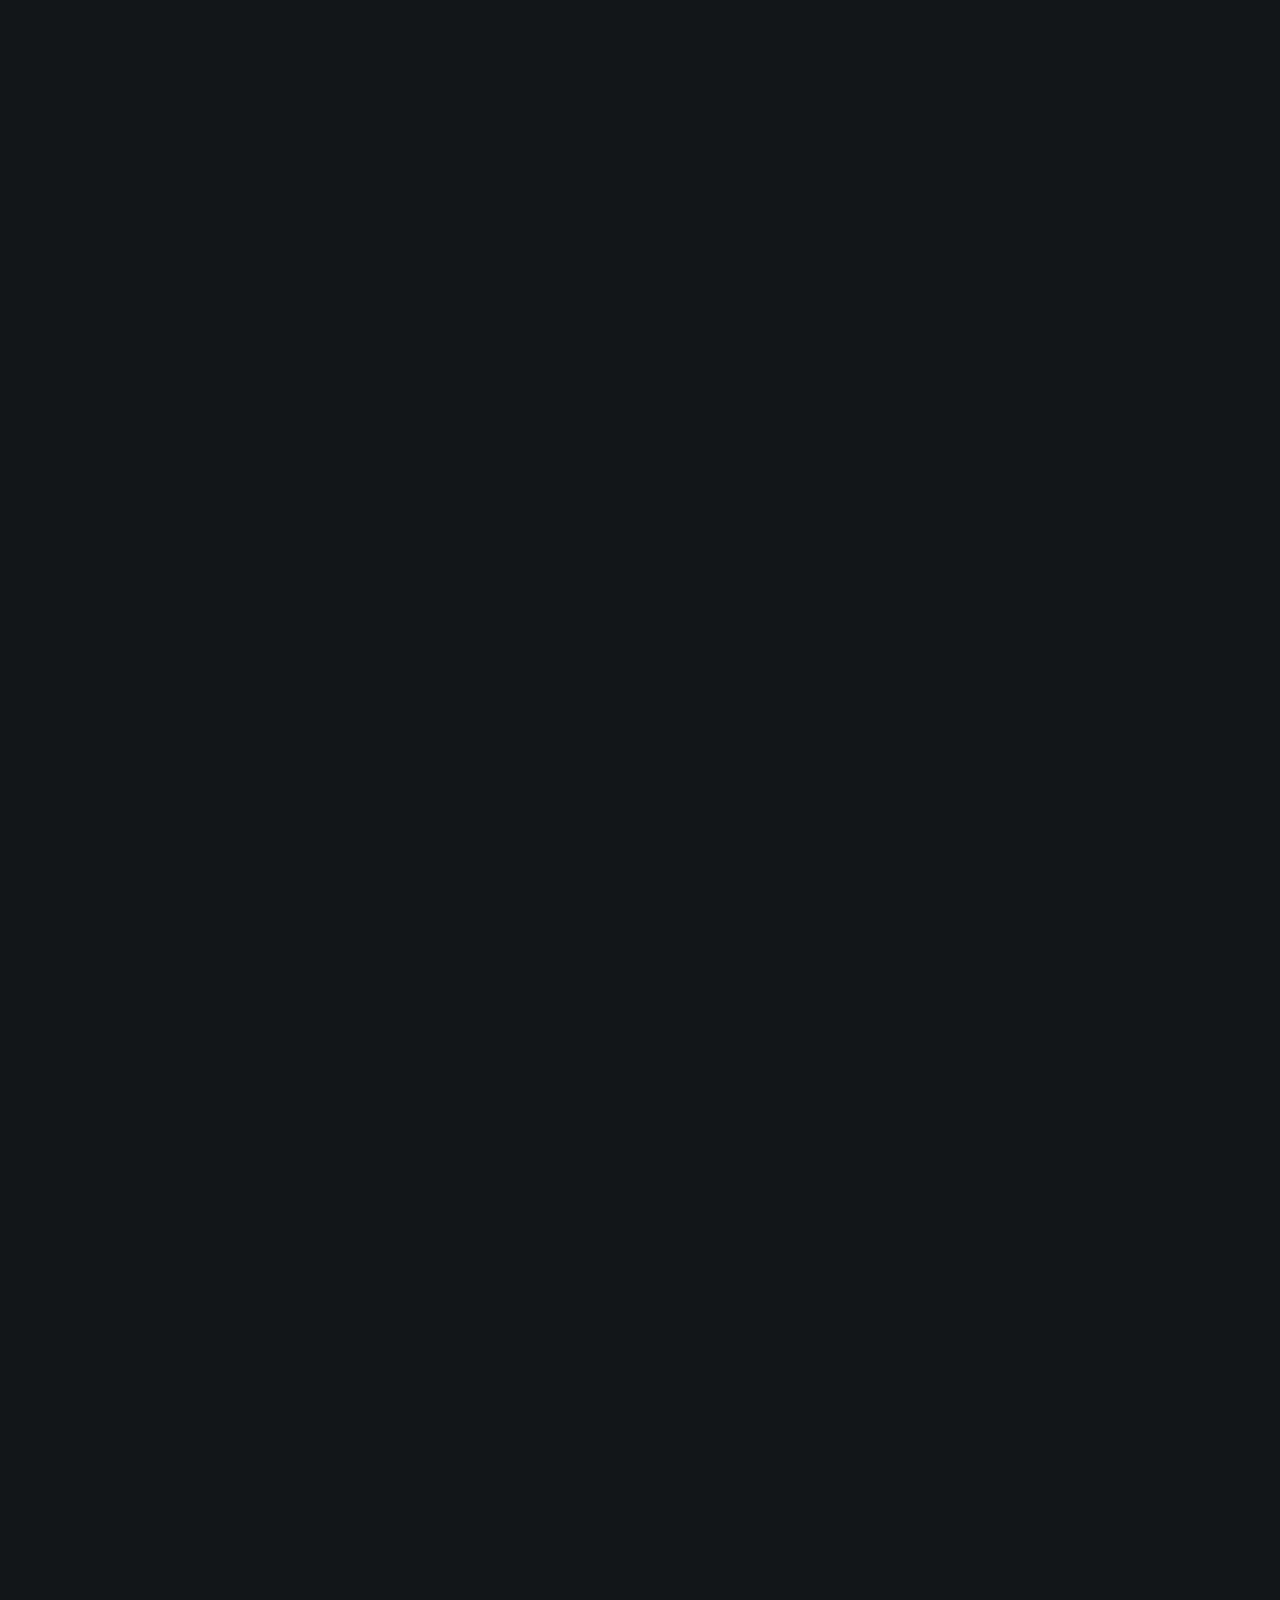
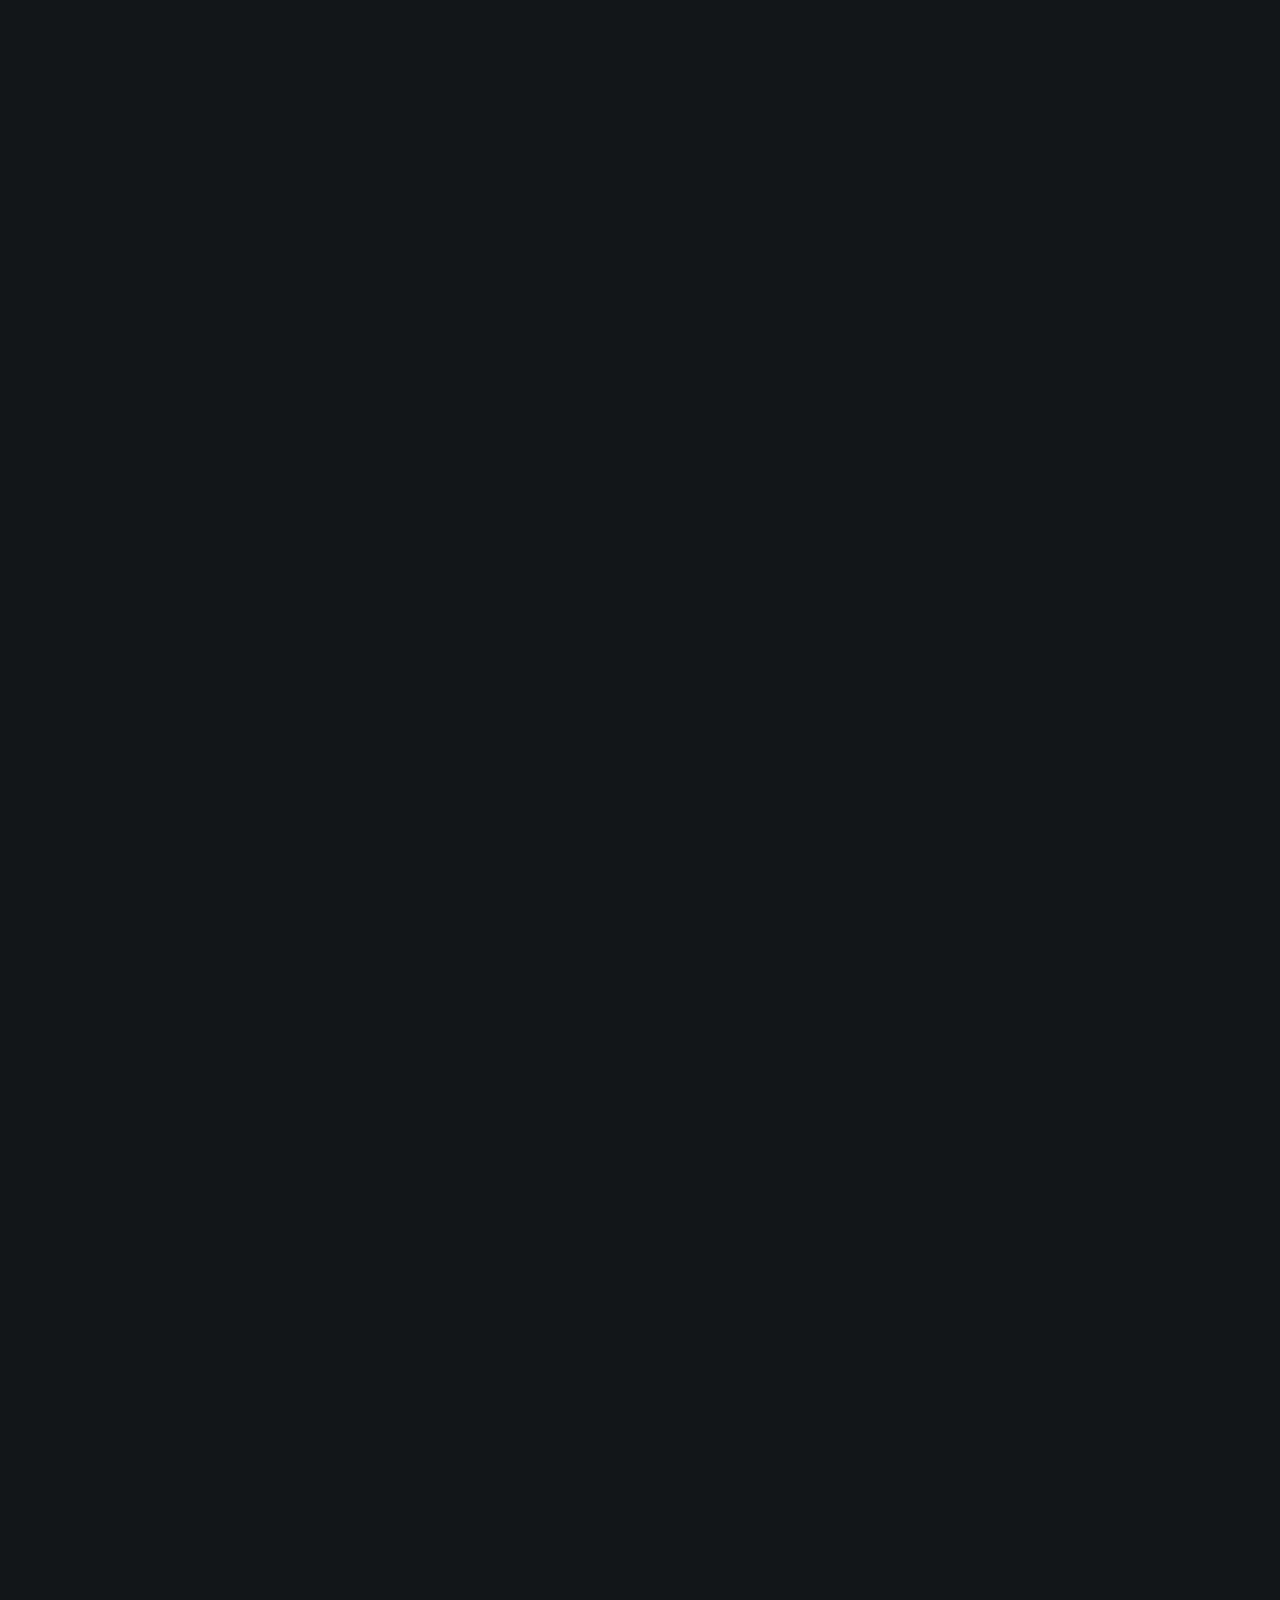
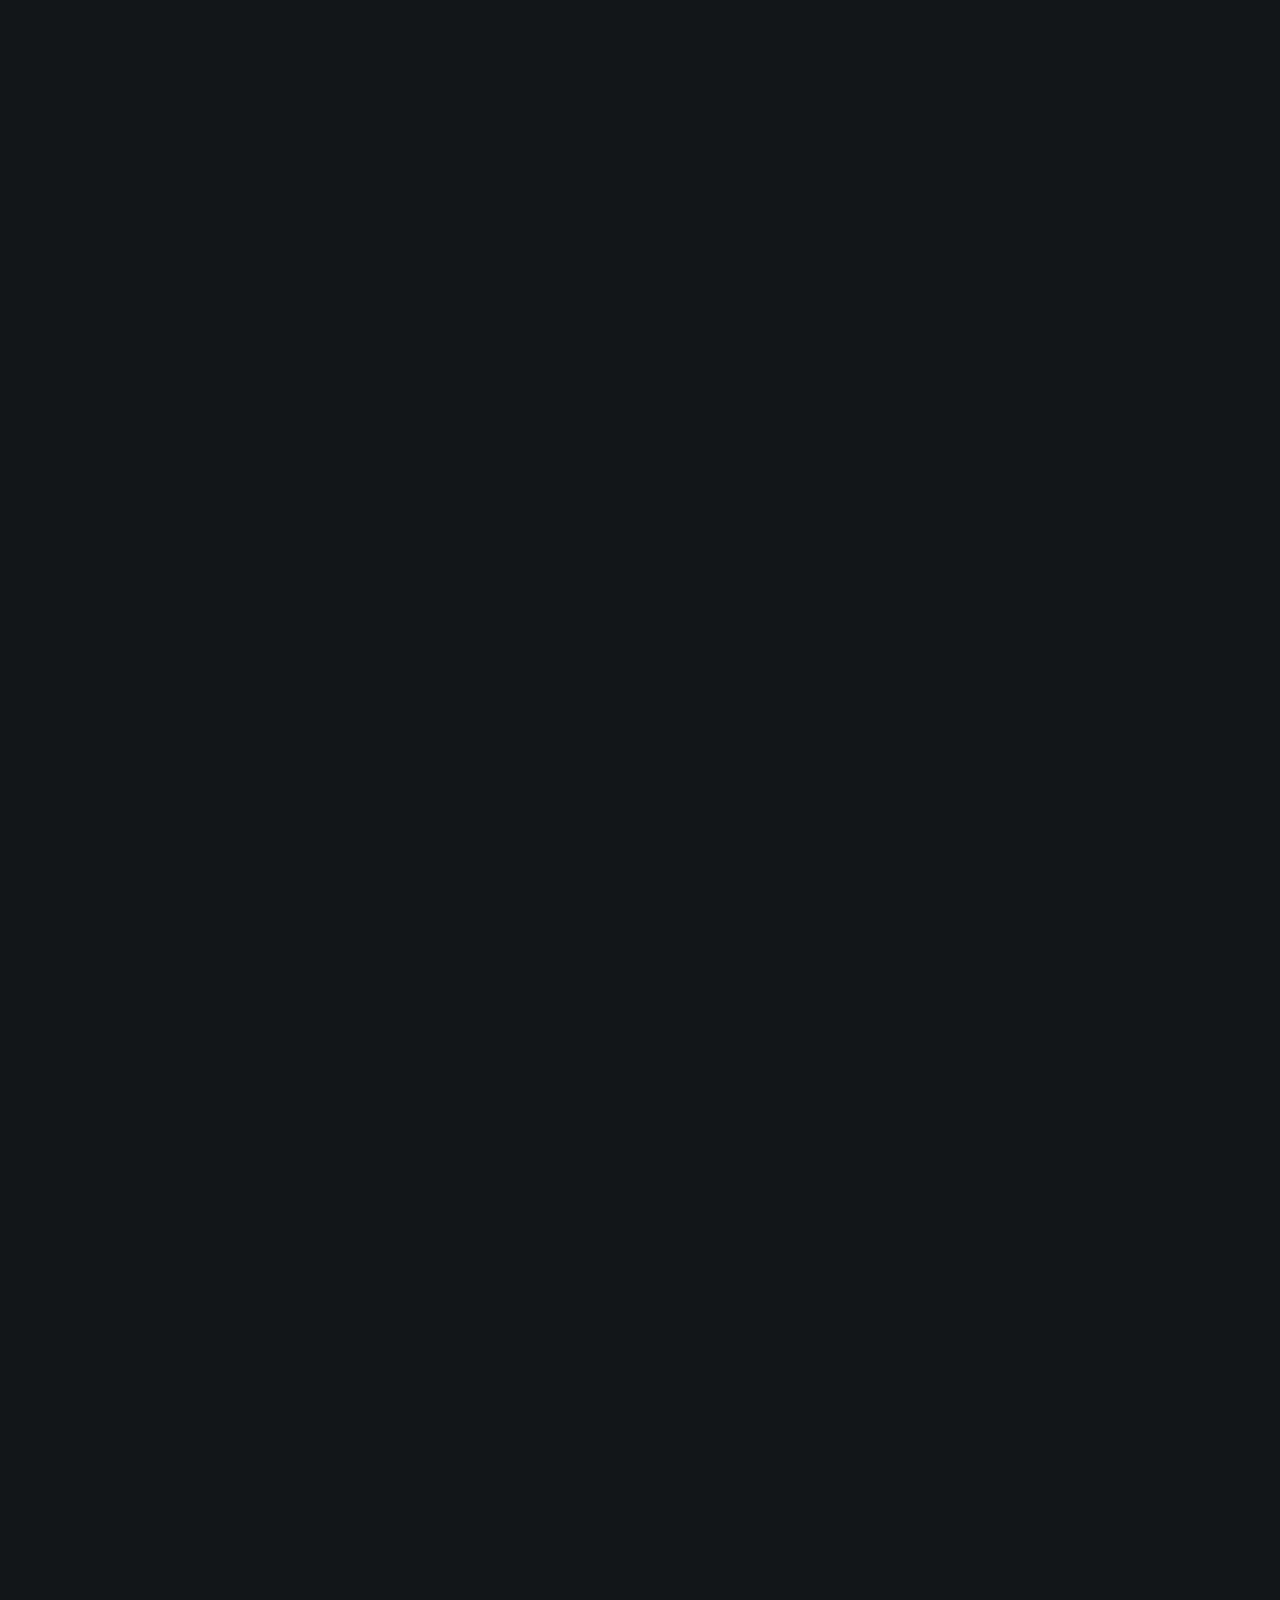
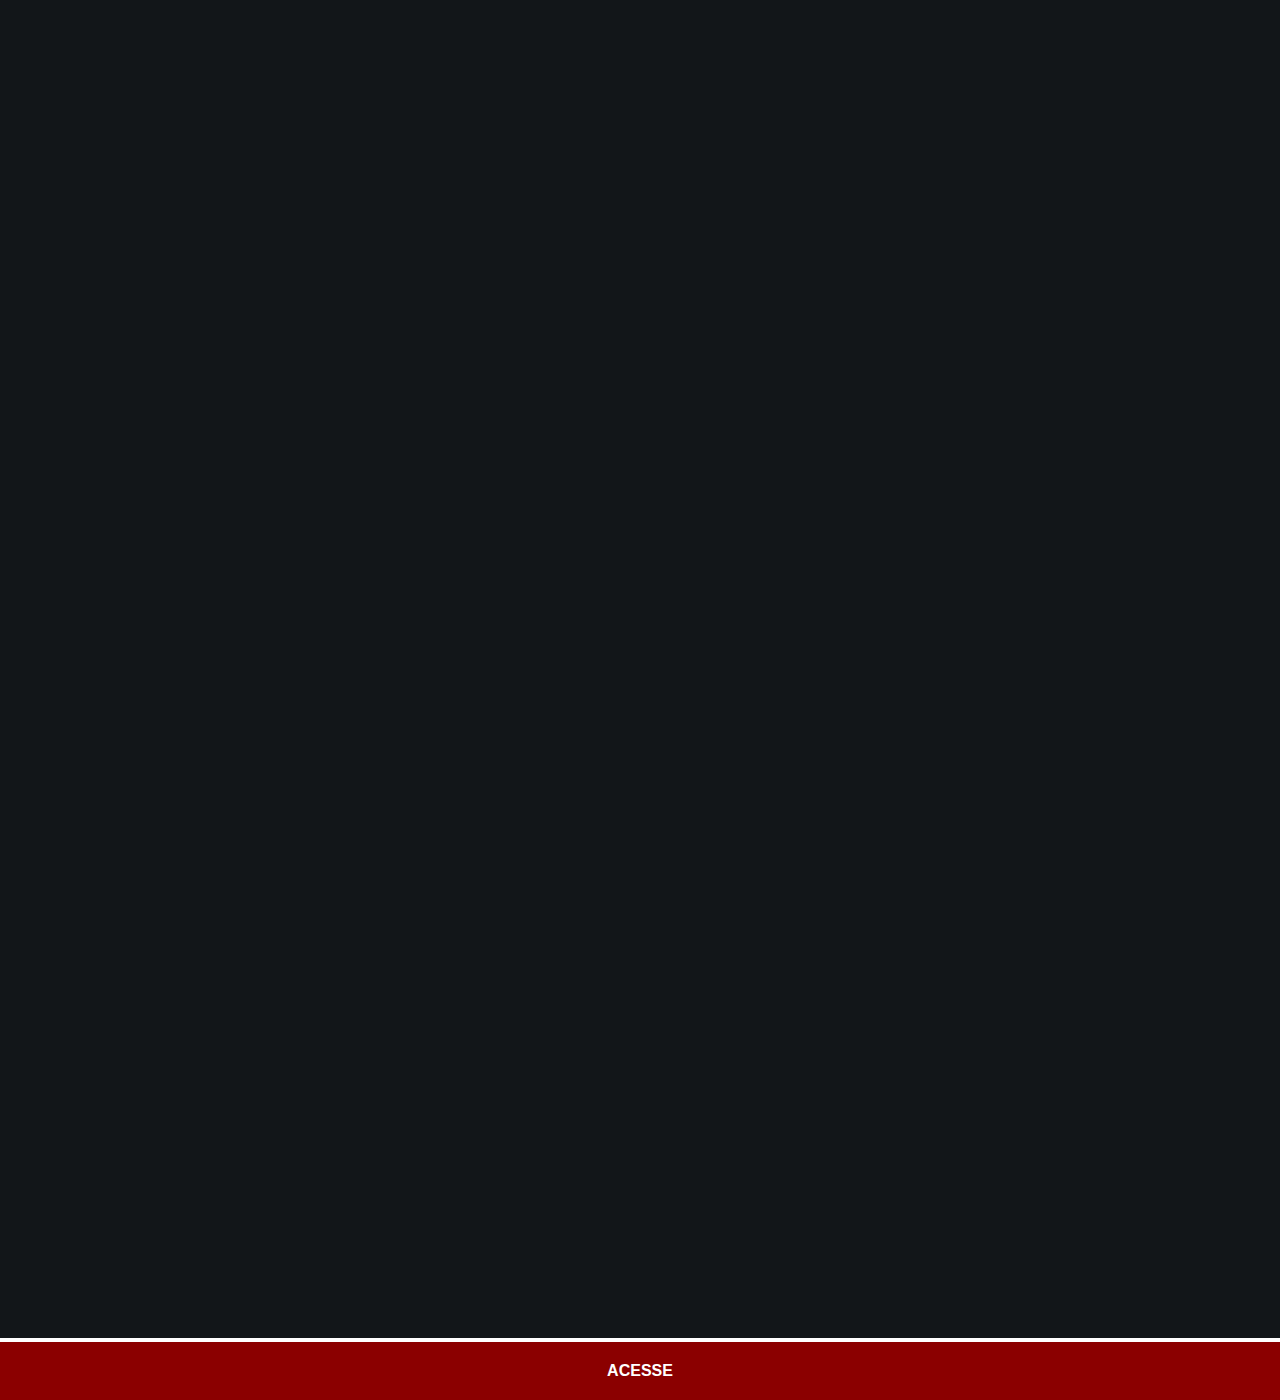
<file: github.html>
<!DOCTYPE html>
<html lang="en">
<head>
    <meta charset="UTF-8">
    <meta name="viewport" content="width=device-width, initial-scale=1.0">
    <title>GitHub</title>
    <link rel="stylesheet" href="estilos/social.css">
</head>
<body>
    <img src="imagens/tela-github.jpg" alt="GitHub"><a href="https://github.com/svillegasdotdev" target="_blank">ACESSE</a>
</body>
</html>
</file>
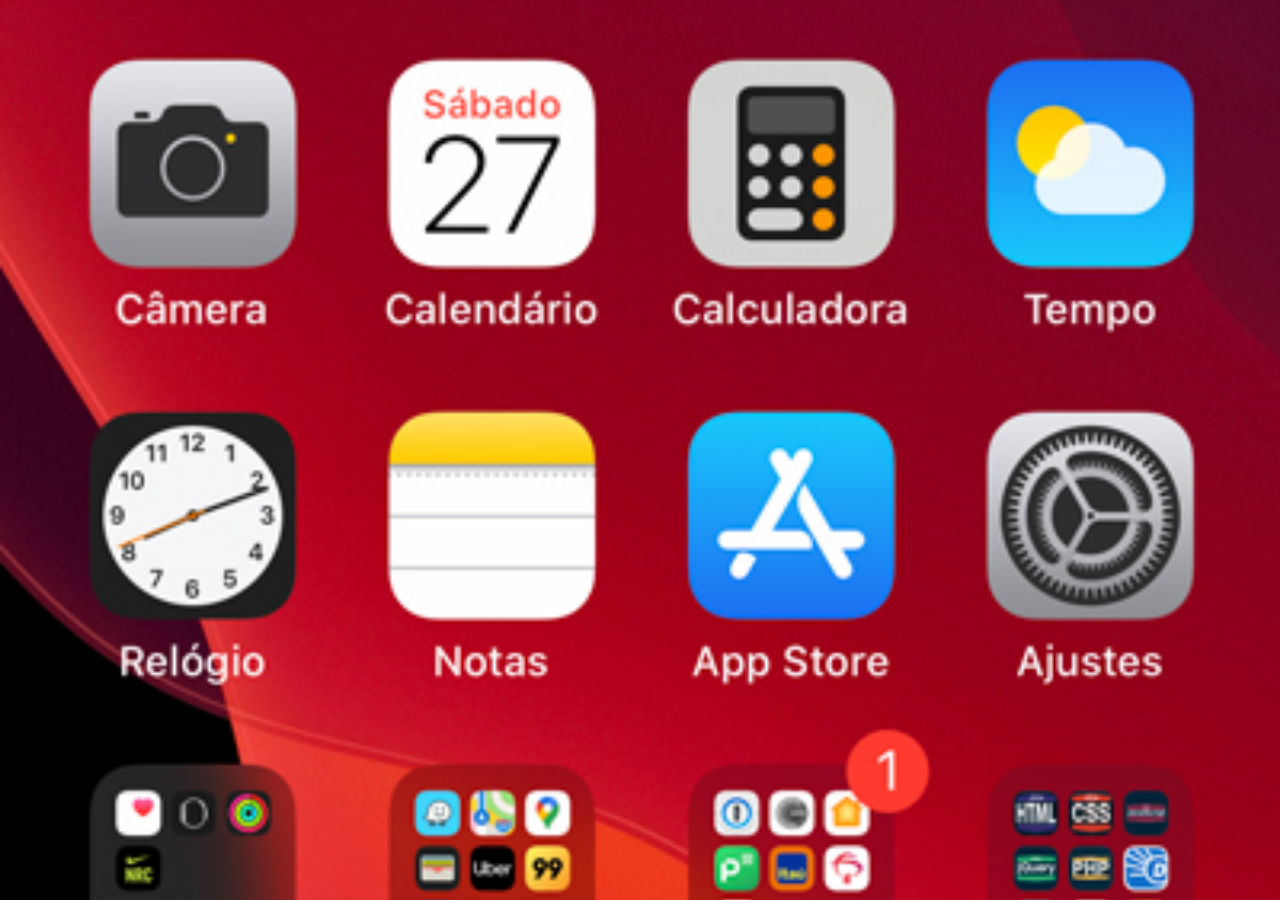
<file: home.html>
<!DOCTYPE html>
<html lang="en">
<head>
    <meta charset="UTF-8">
    <meta name="viewport" content="width=device-width, initial-scale=1.0">
    <title>Home</title>
</head>
<style>
    * {
        margin: 0px;
        padding: 0px;
    }

    body {
        width: 100vw;
        height: 100vh;
        background: black url("imagens/tela-home.jpg") no-repeat top center;
        background-size: cover;

    }
</style>
<body>
    
</body>
</html>
</file>
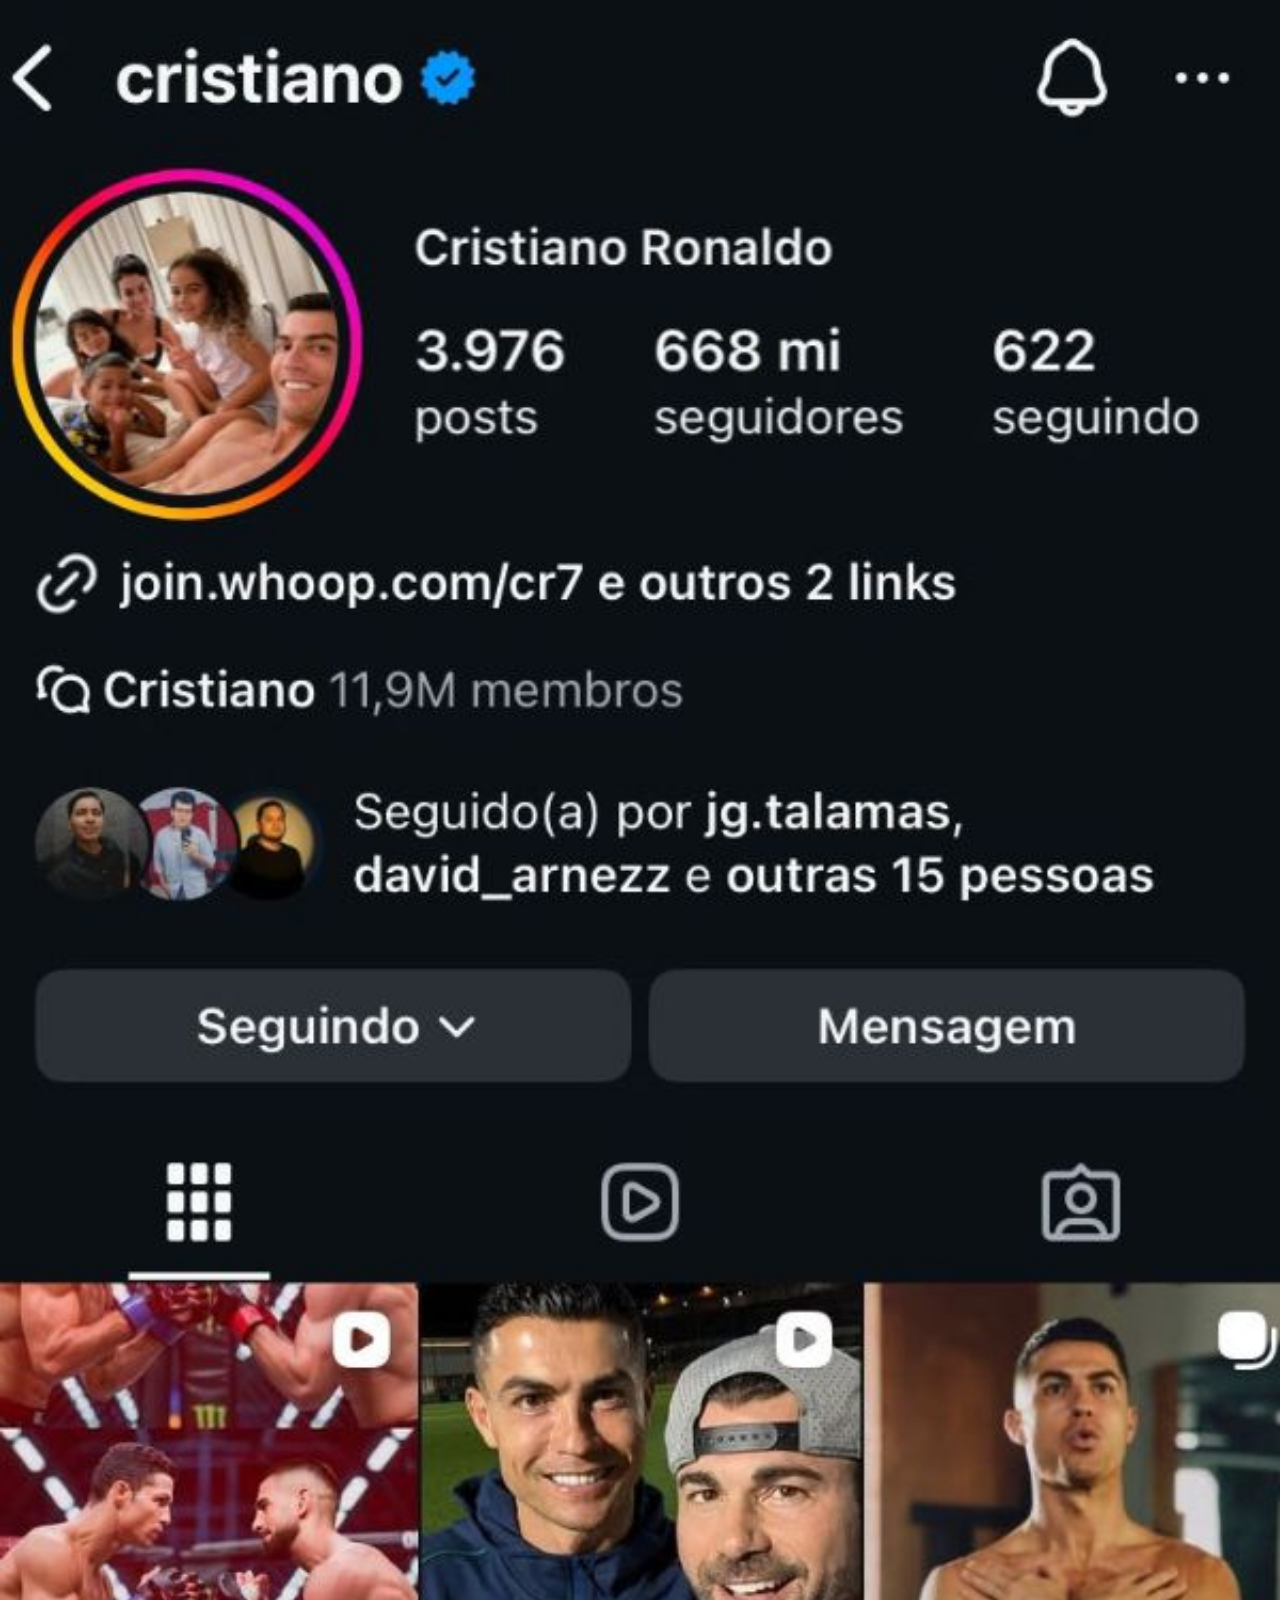
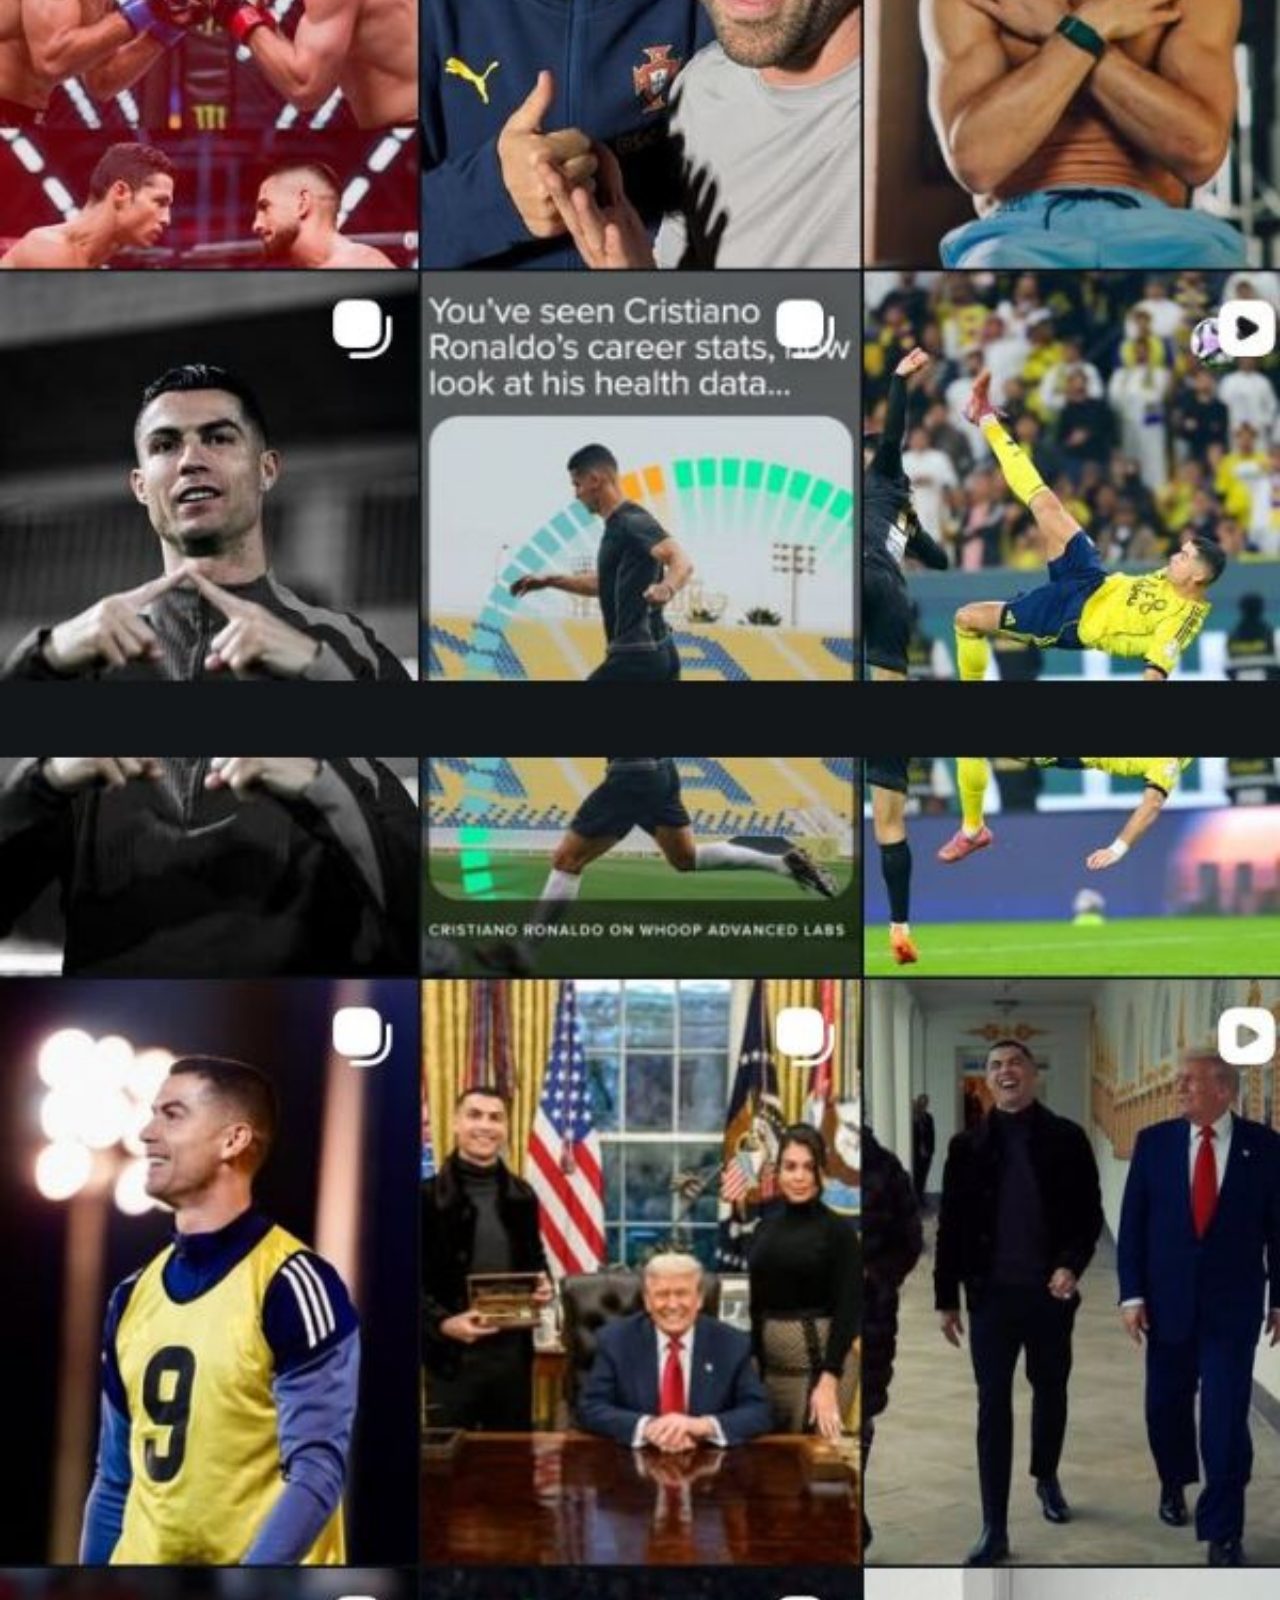
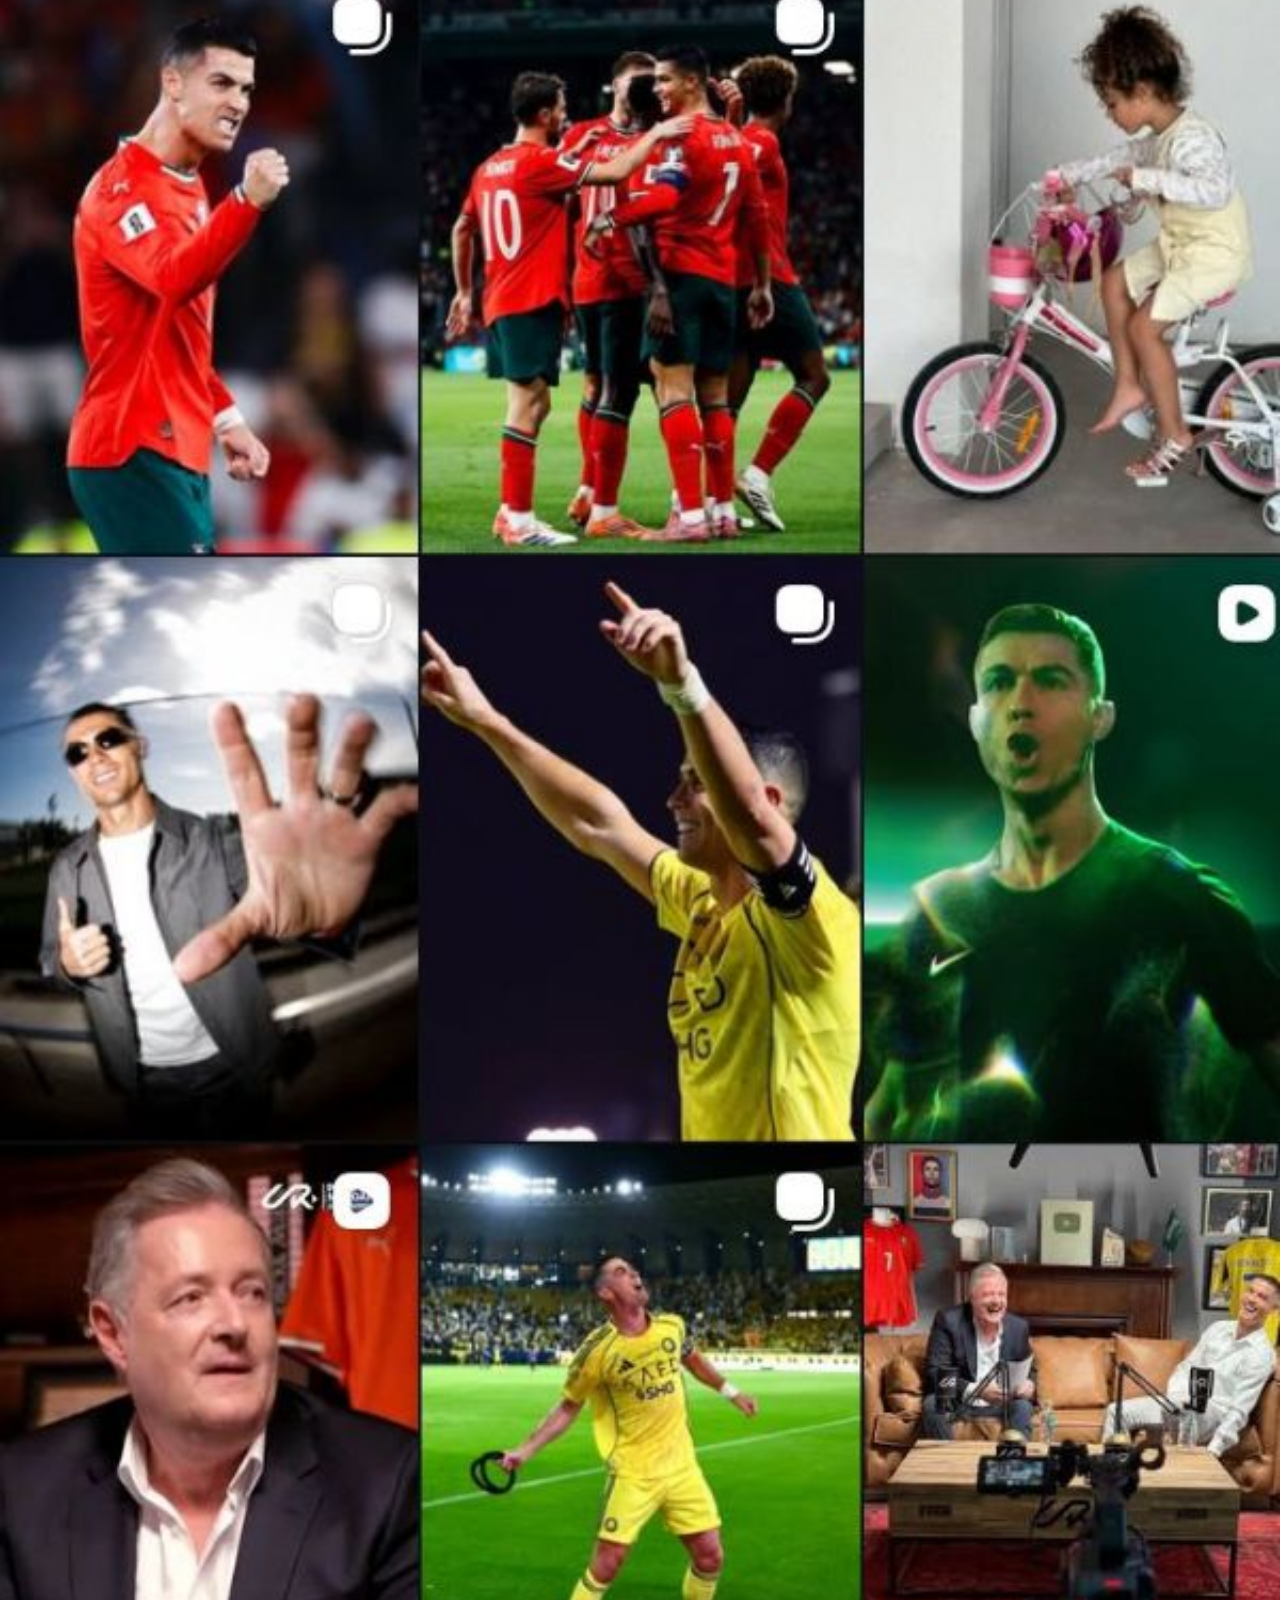
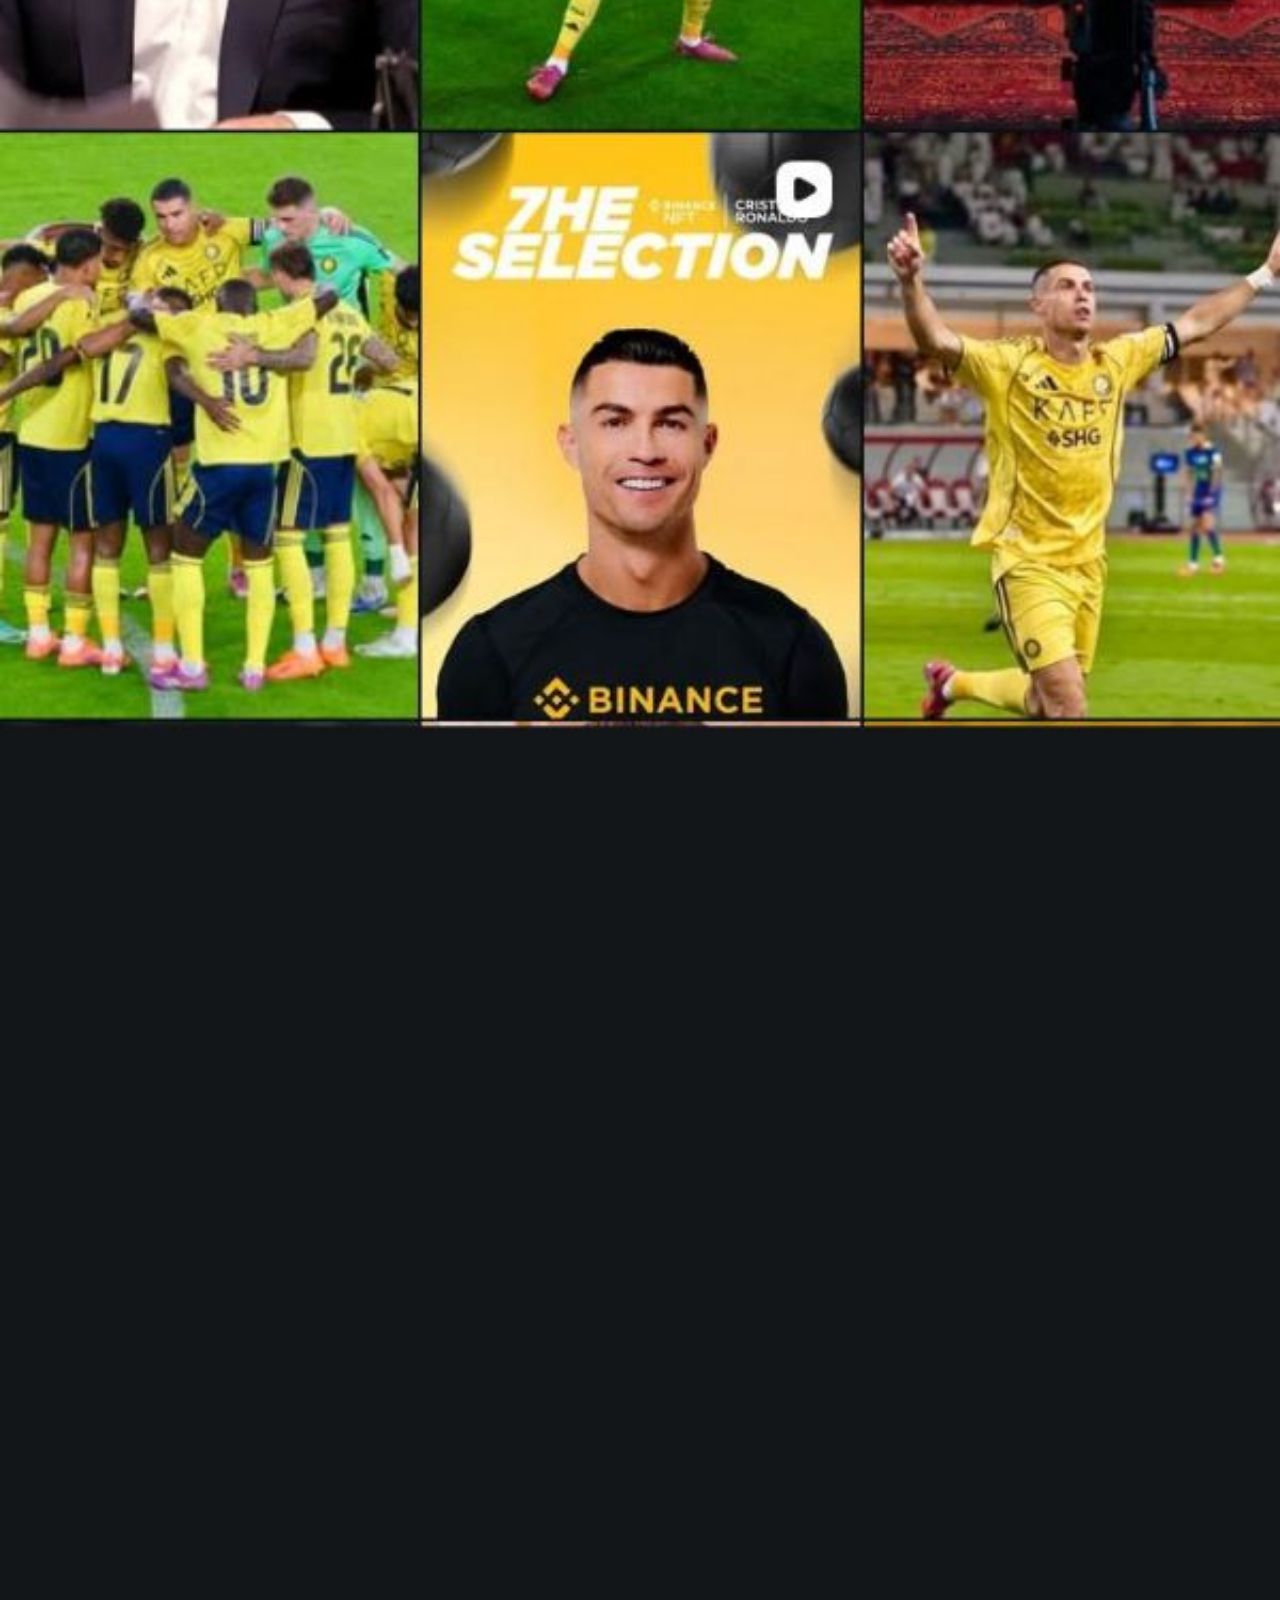
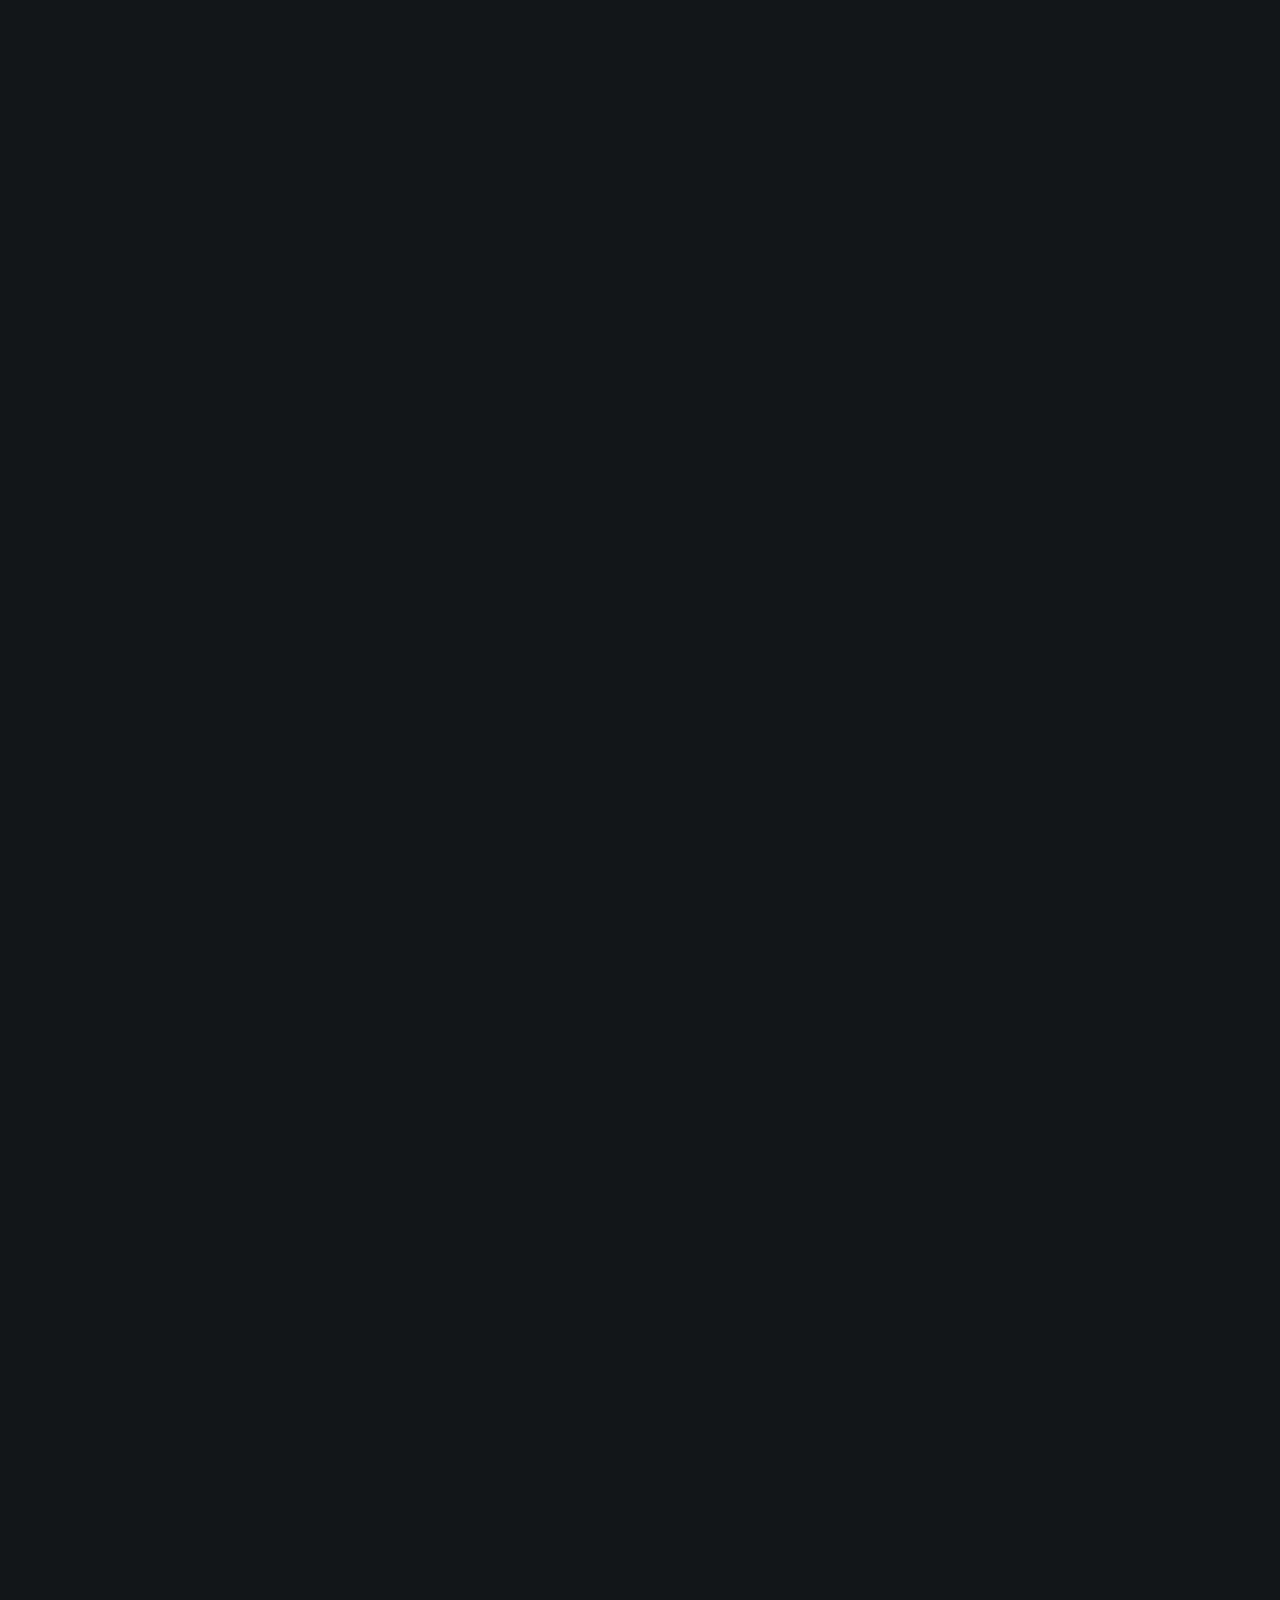
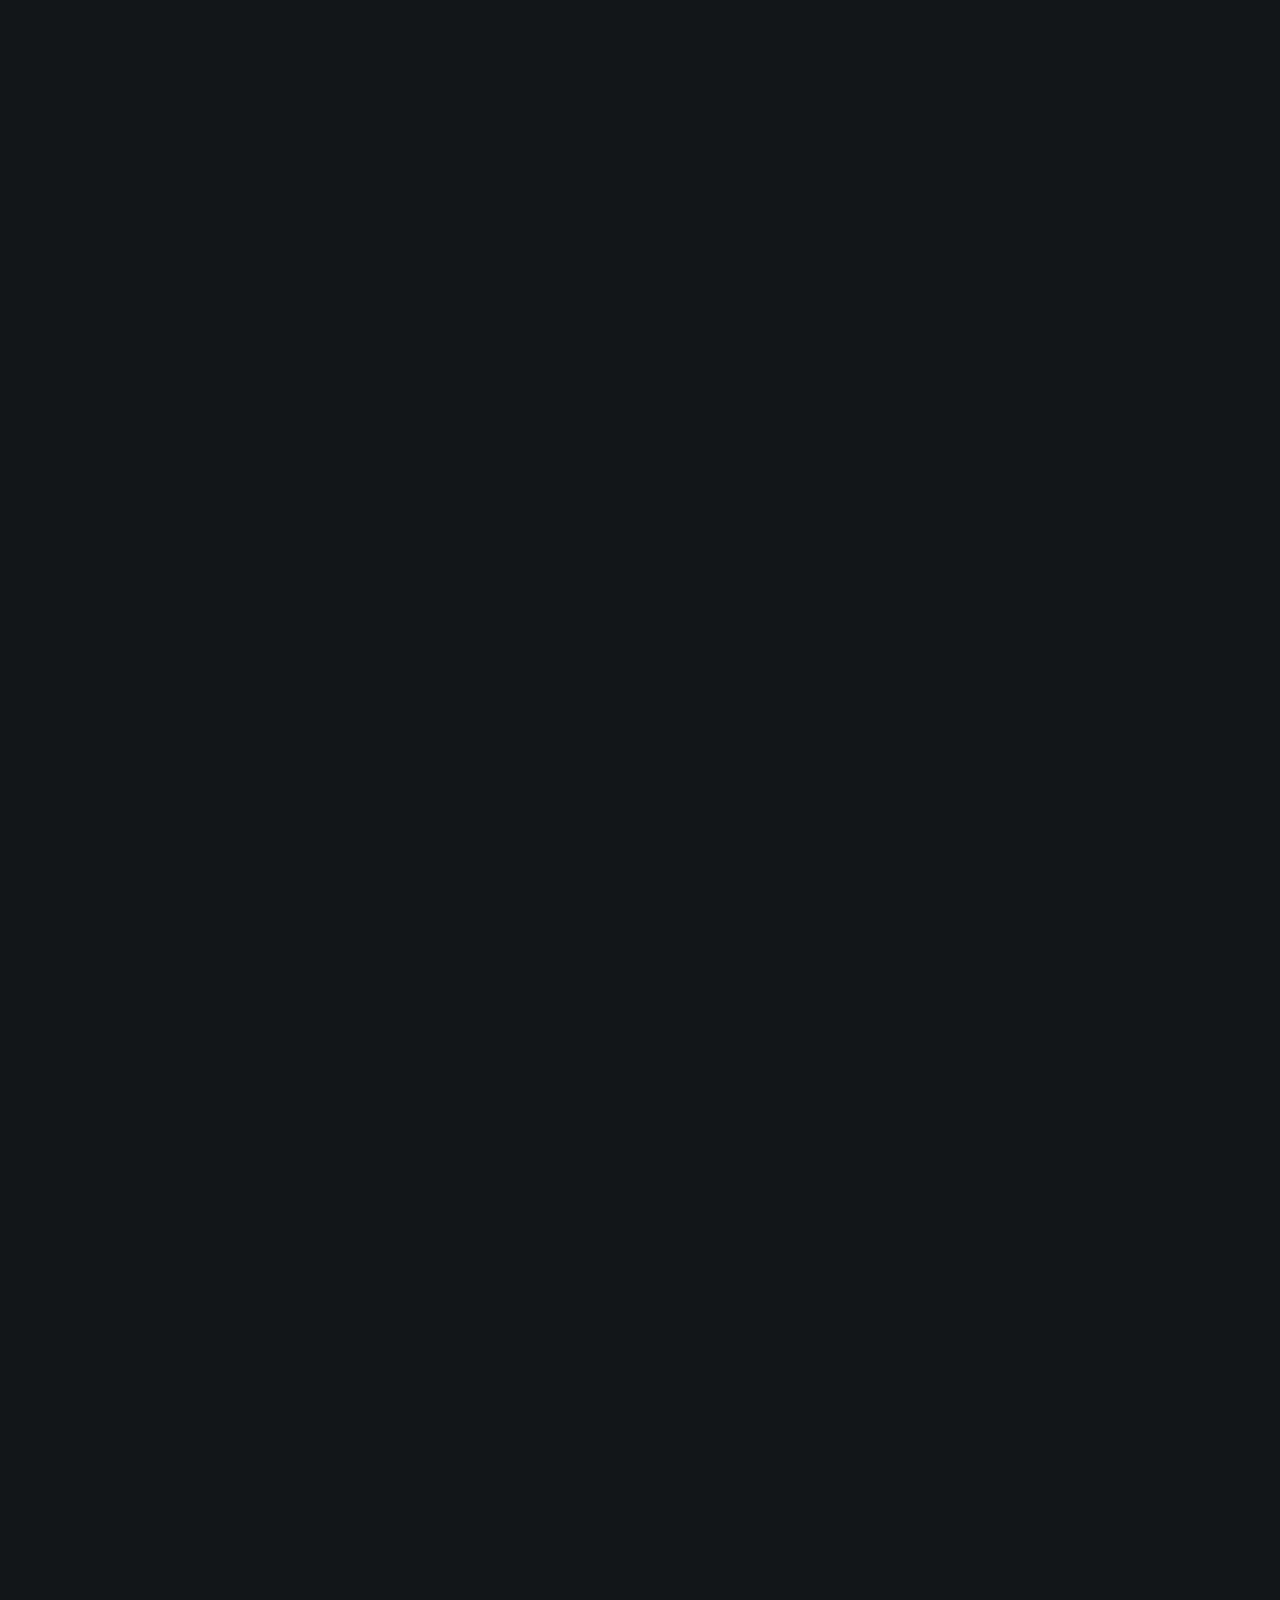
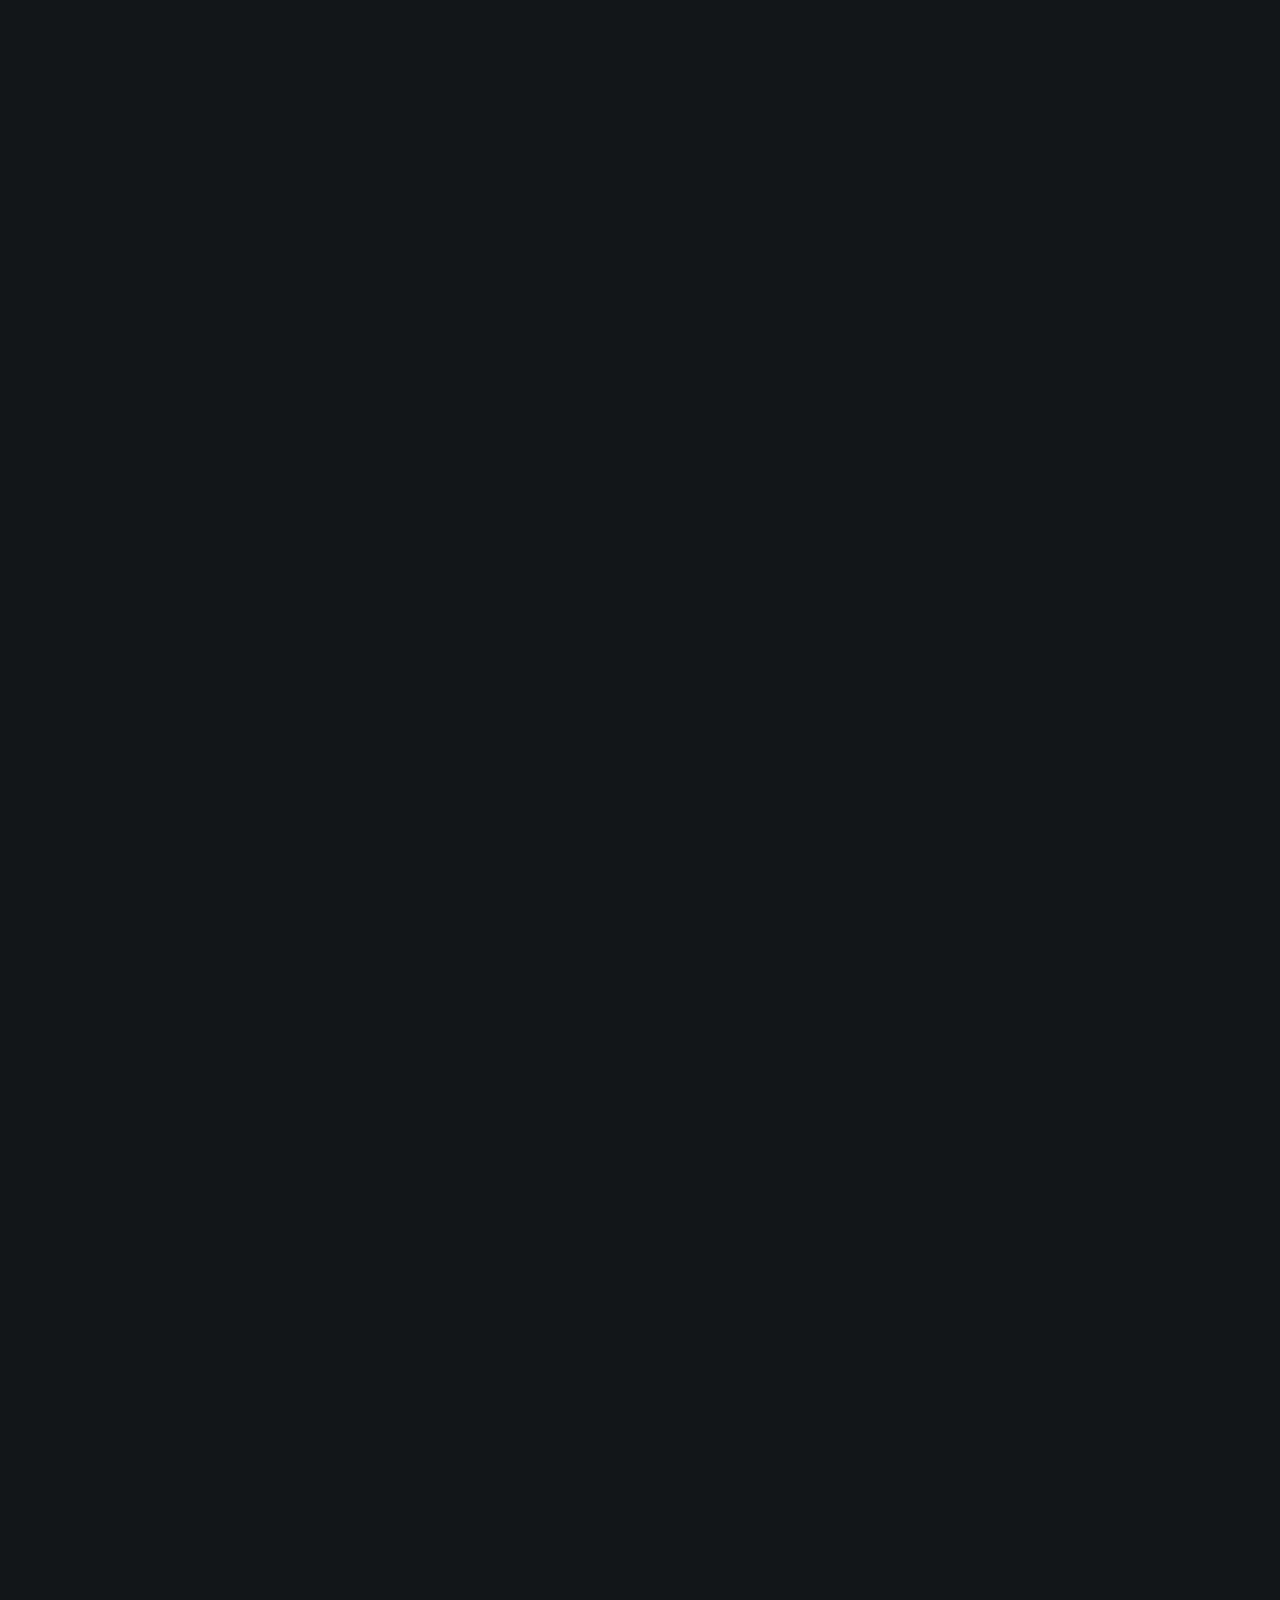
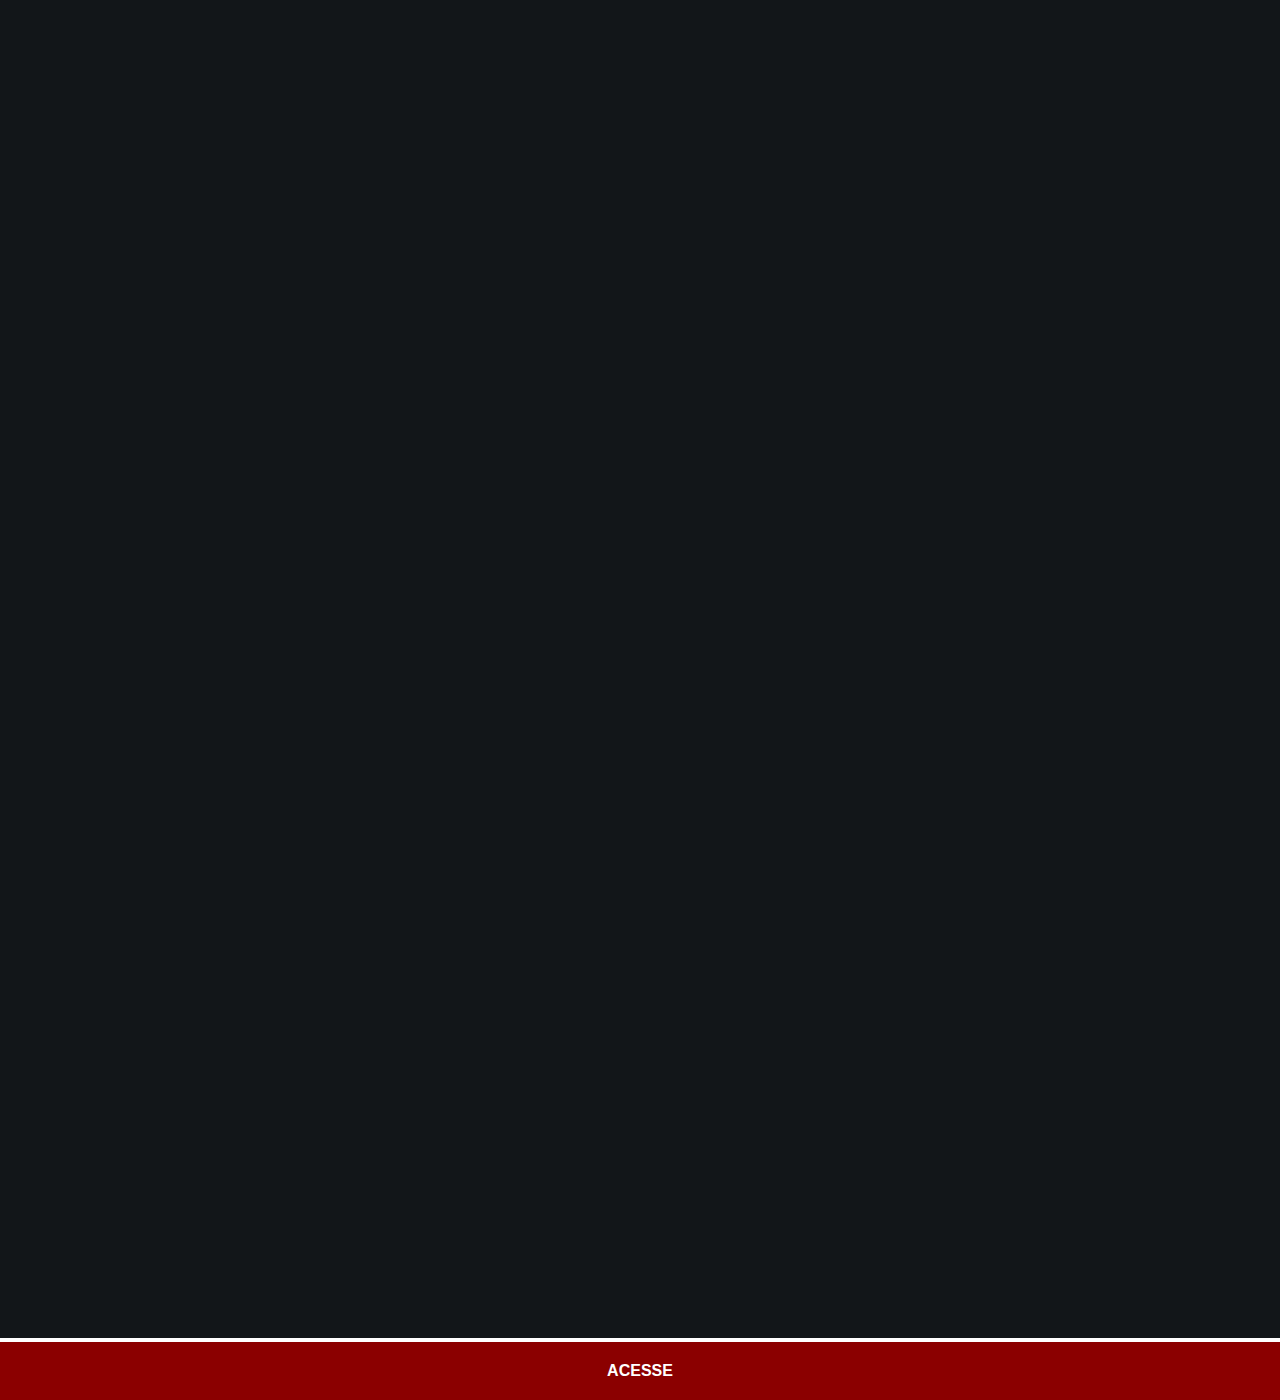
<file: instagram.html>
<!DOCTYPE html>
<html lang="en">
<head>
    <meta charset="UTF-8">
    <meta name="viewport" content="width=device-width, initial-scale=1.0">
    <title>Instagram</title>
    <link rel="stylesheet" href="estilos/social.css">
</head>
<body>
    <img src="imagens/tela-instagram.jpg" alt="Instagram"><a href="https://www.instagram.com/" target="_blank">ACESSE</a>
</body>
</html>
</file>
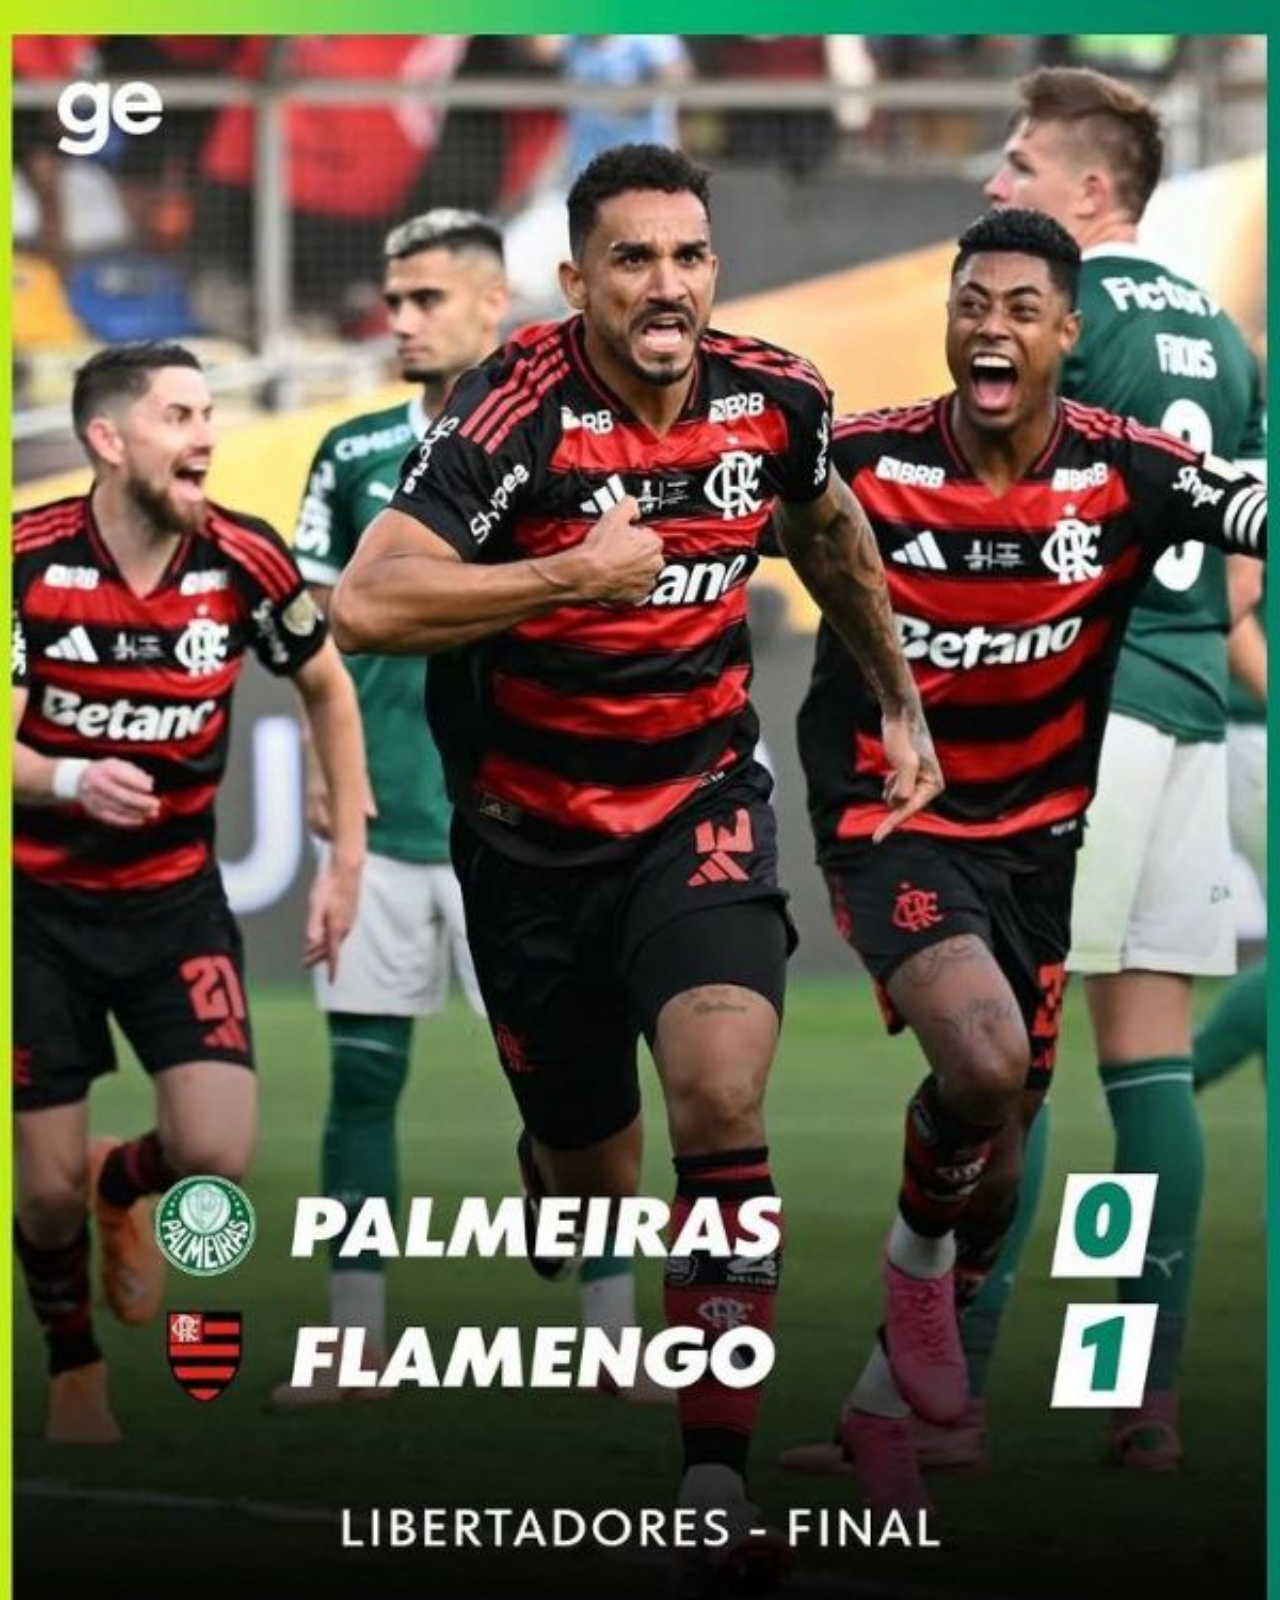
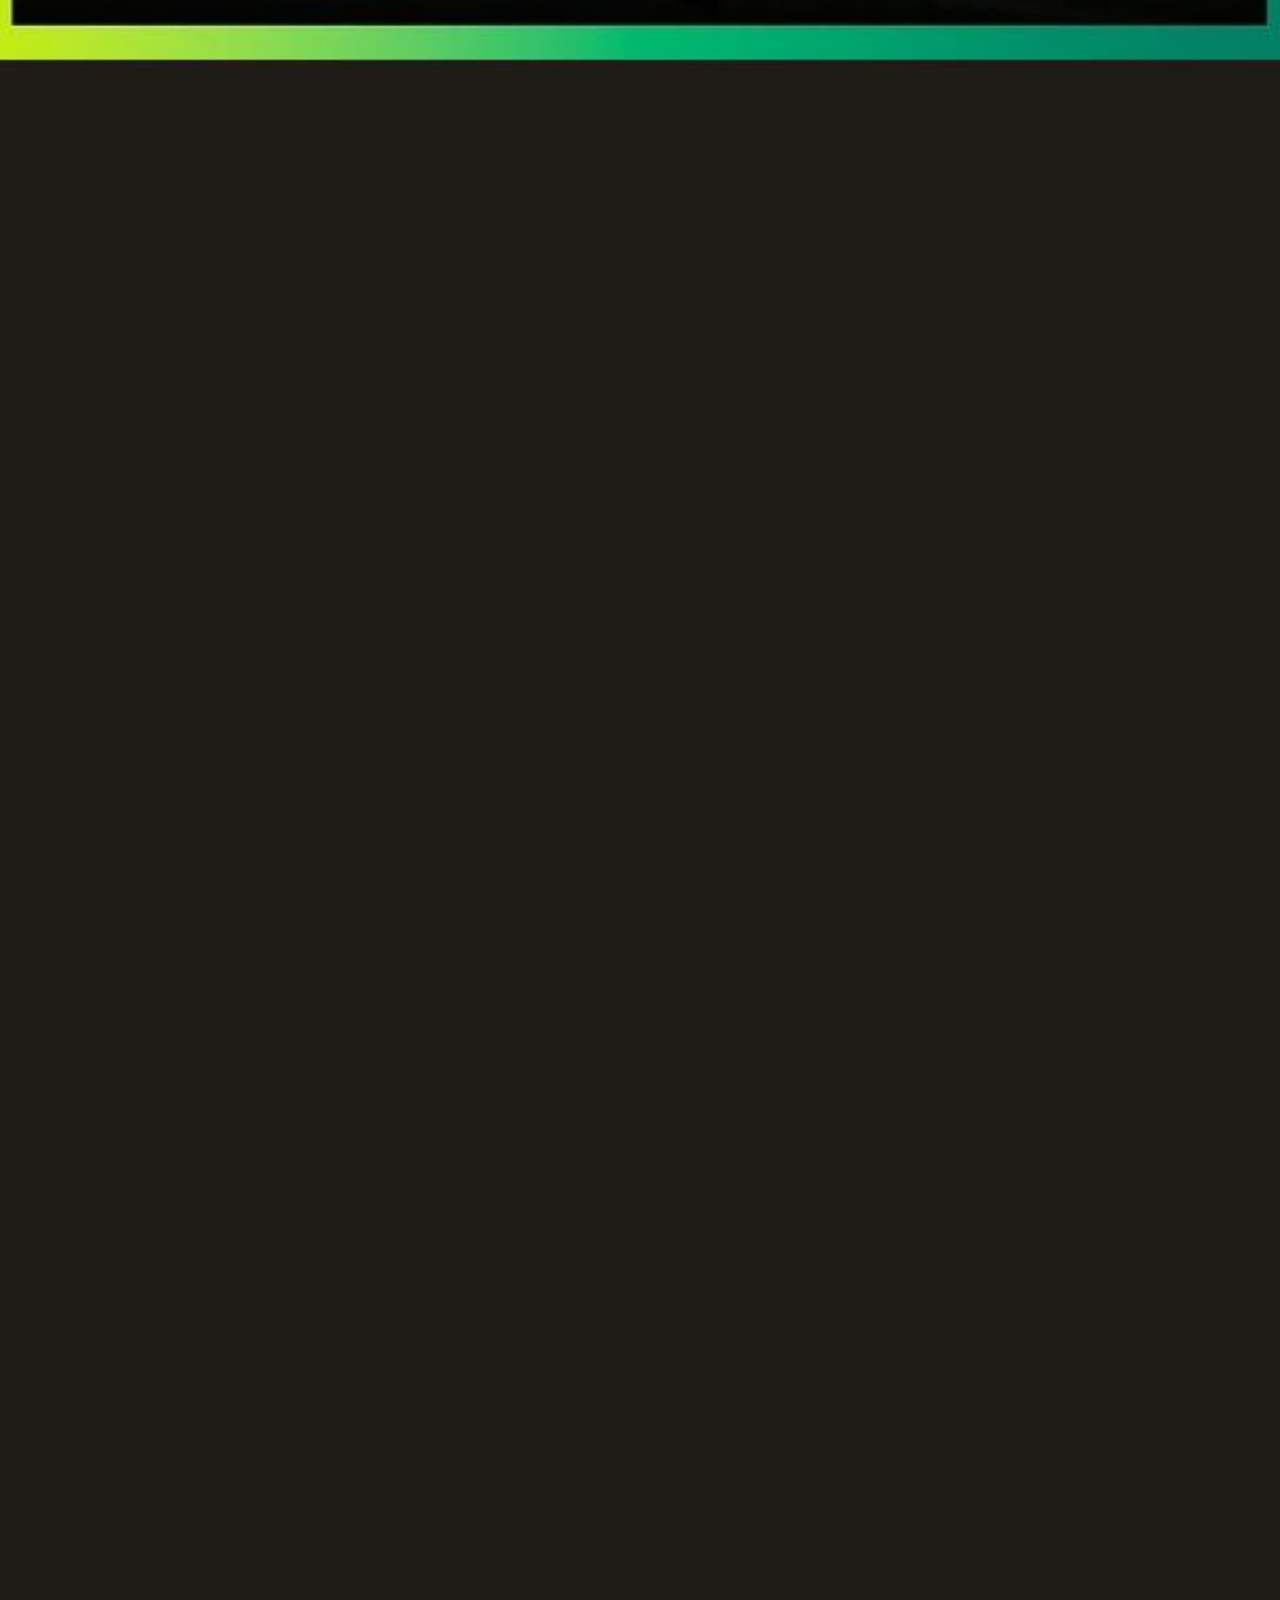
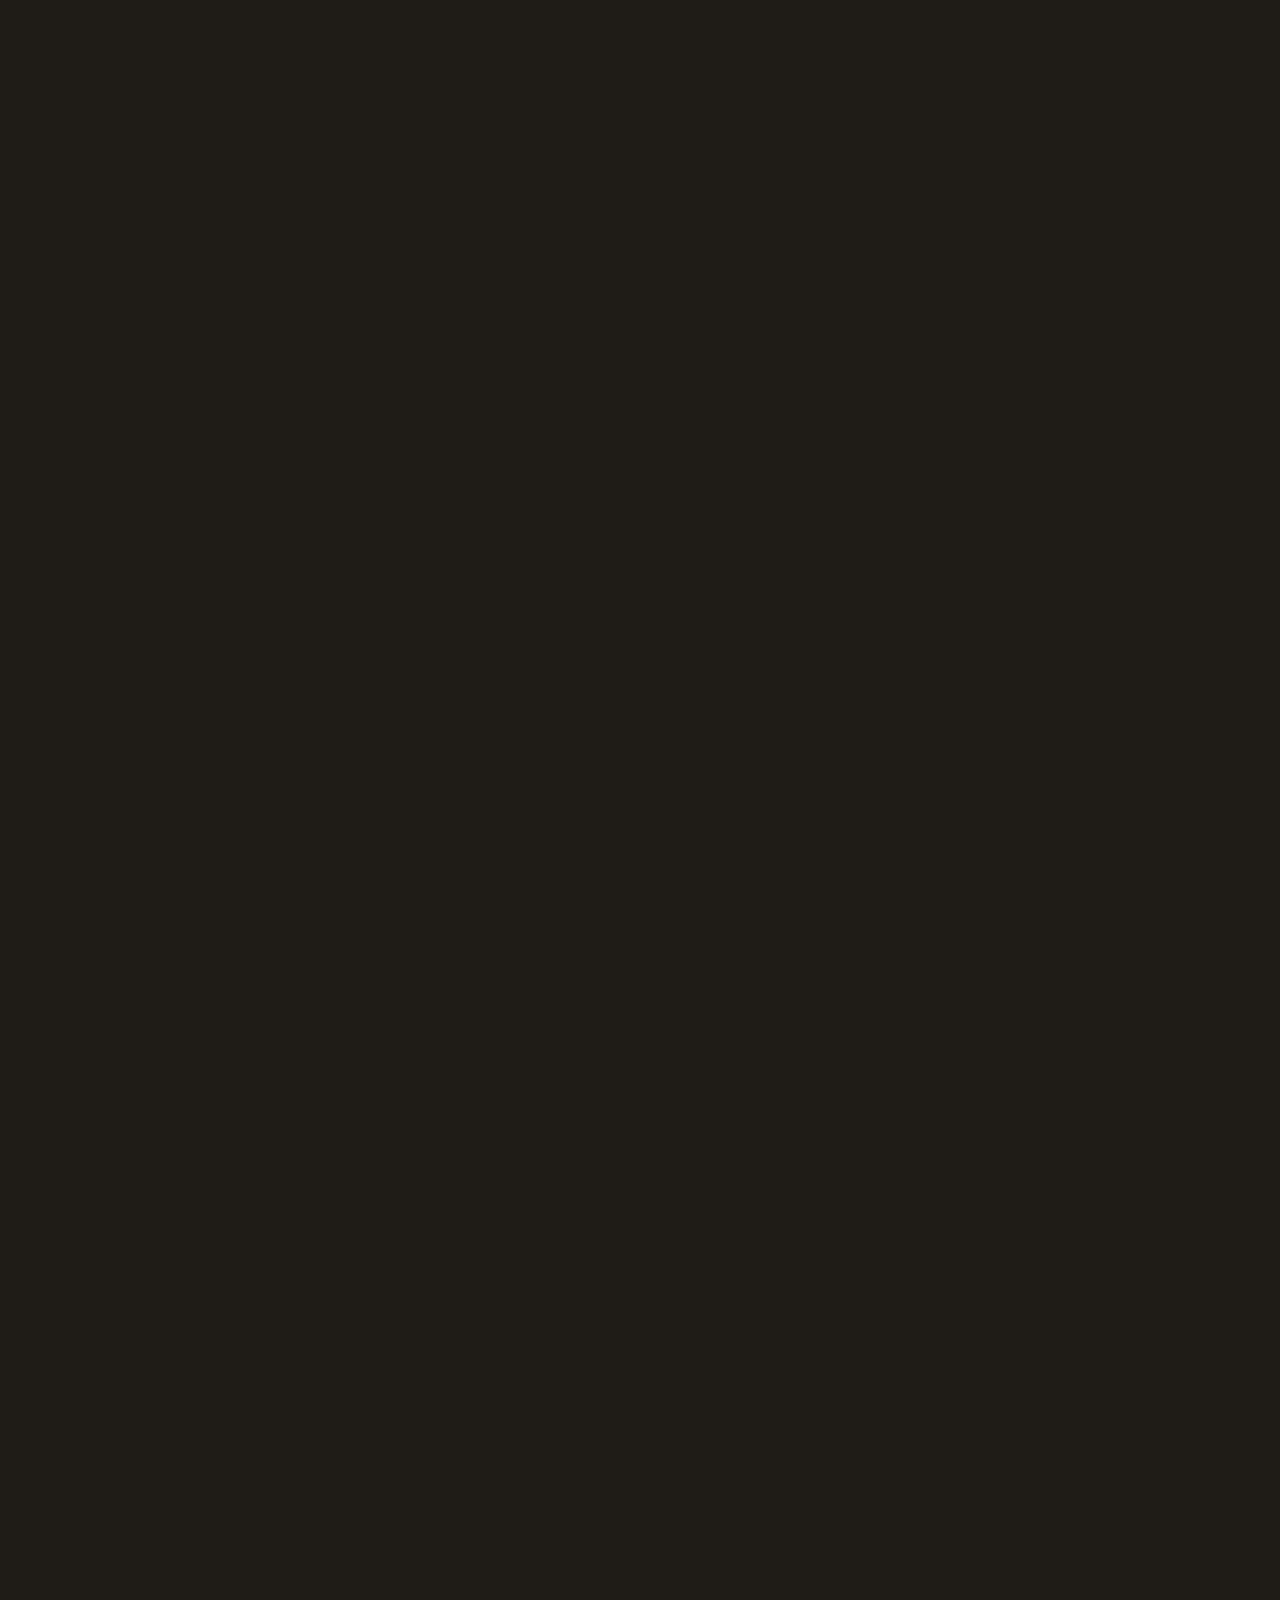
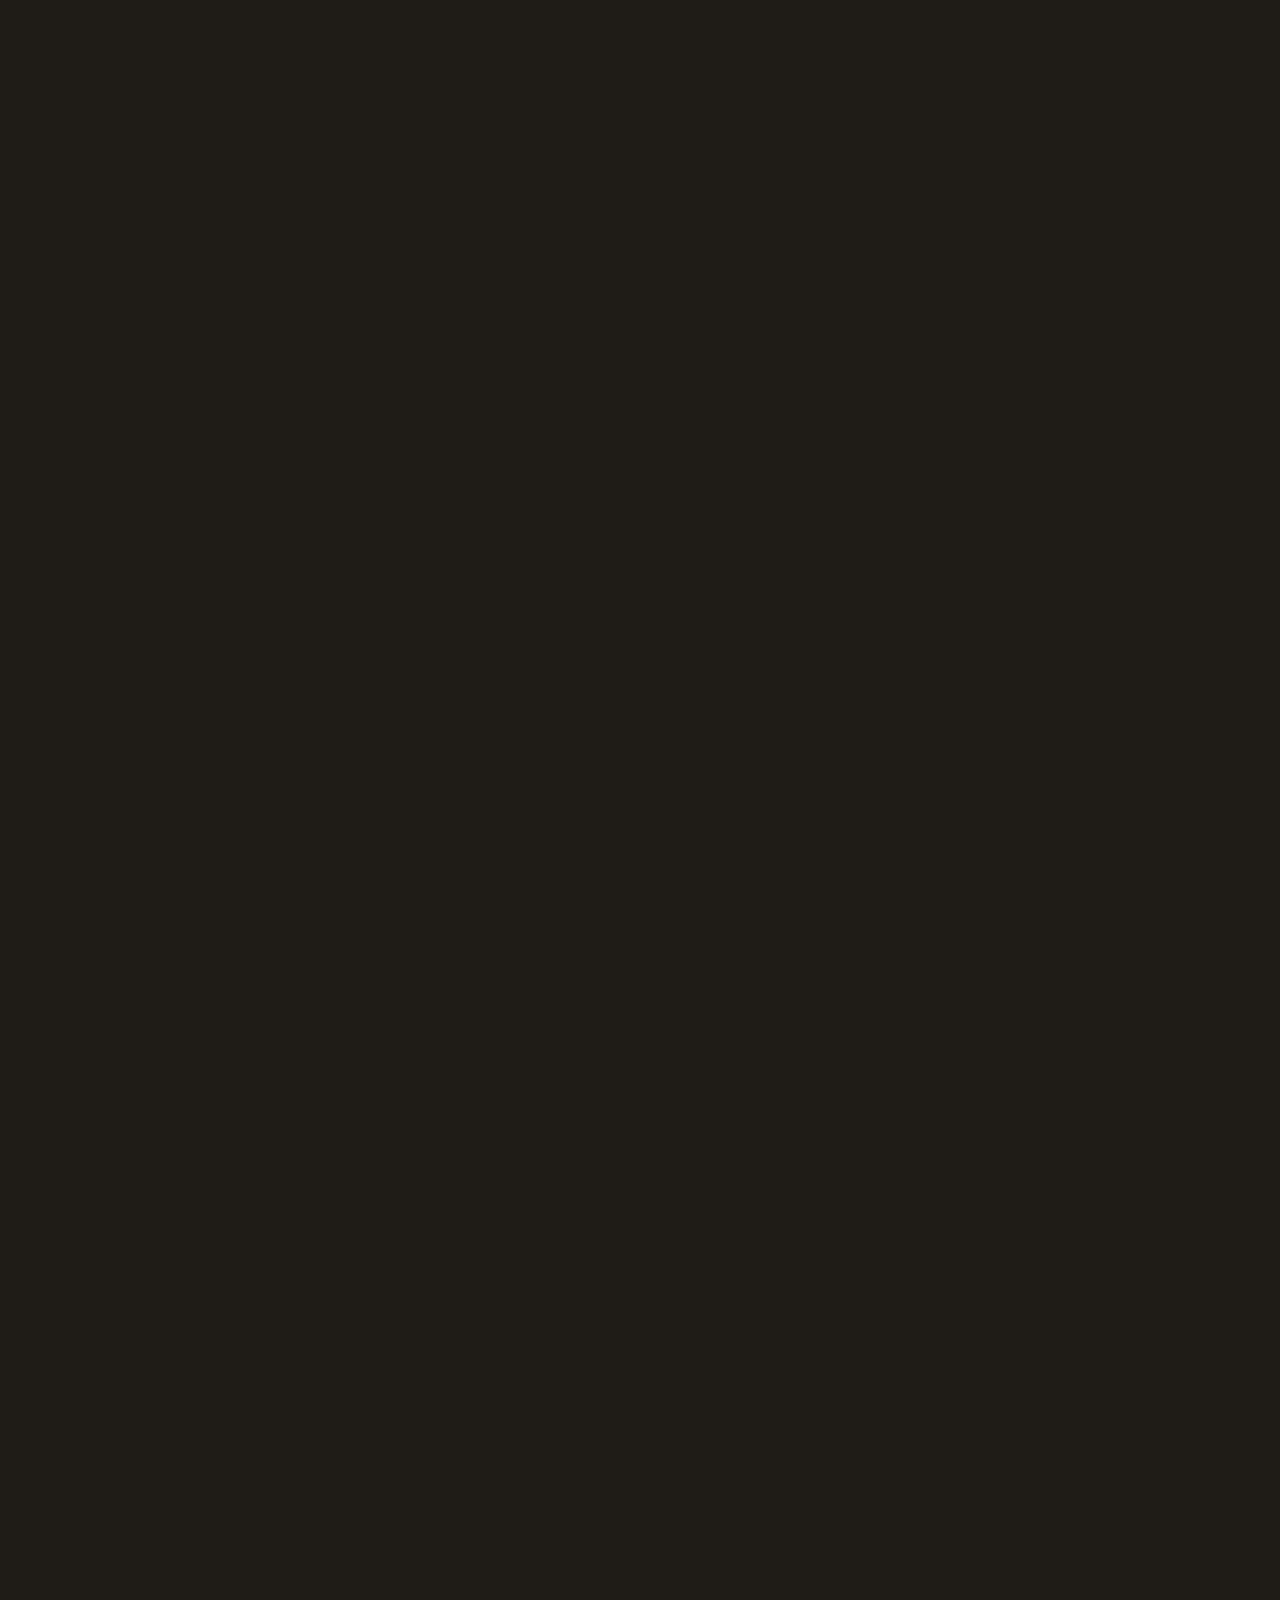
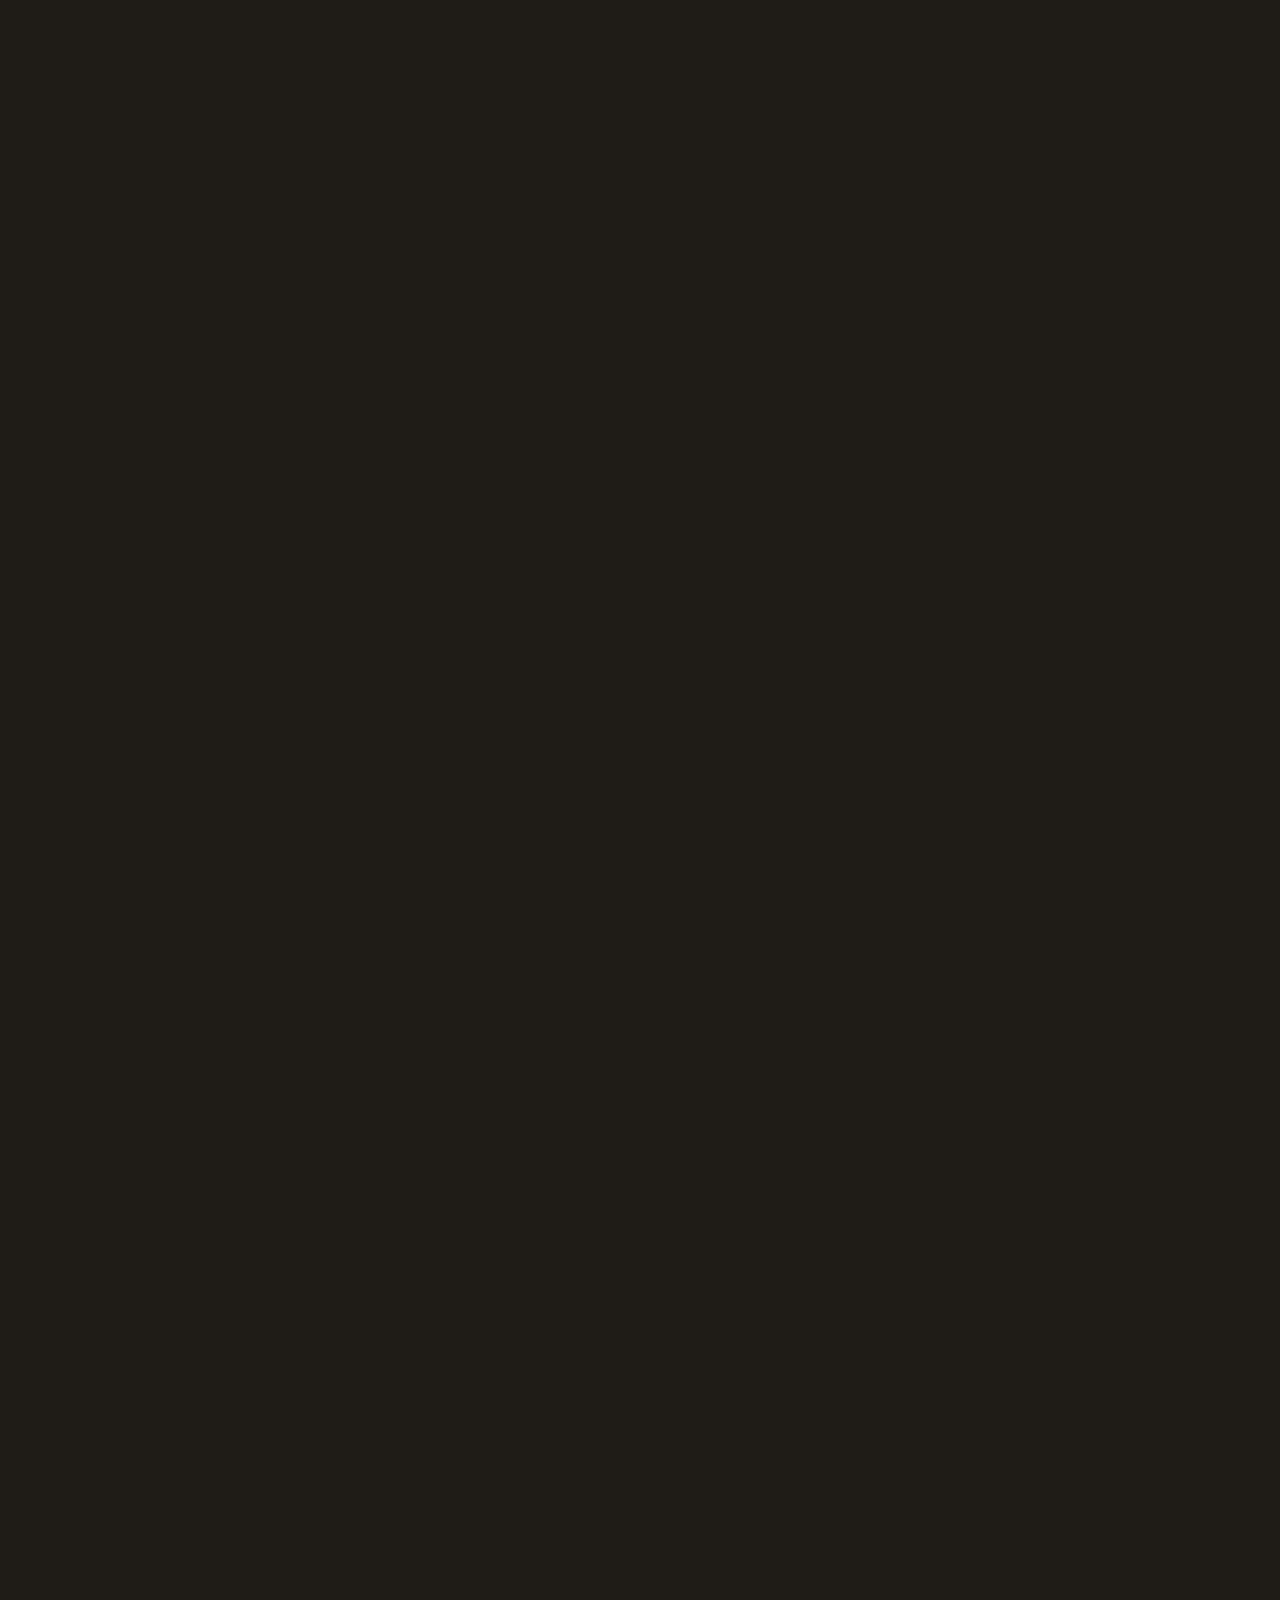
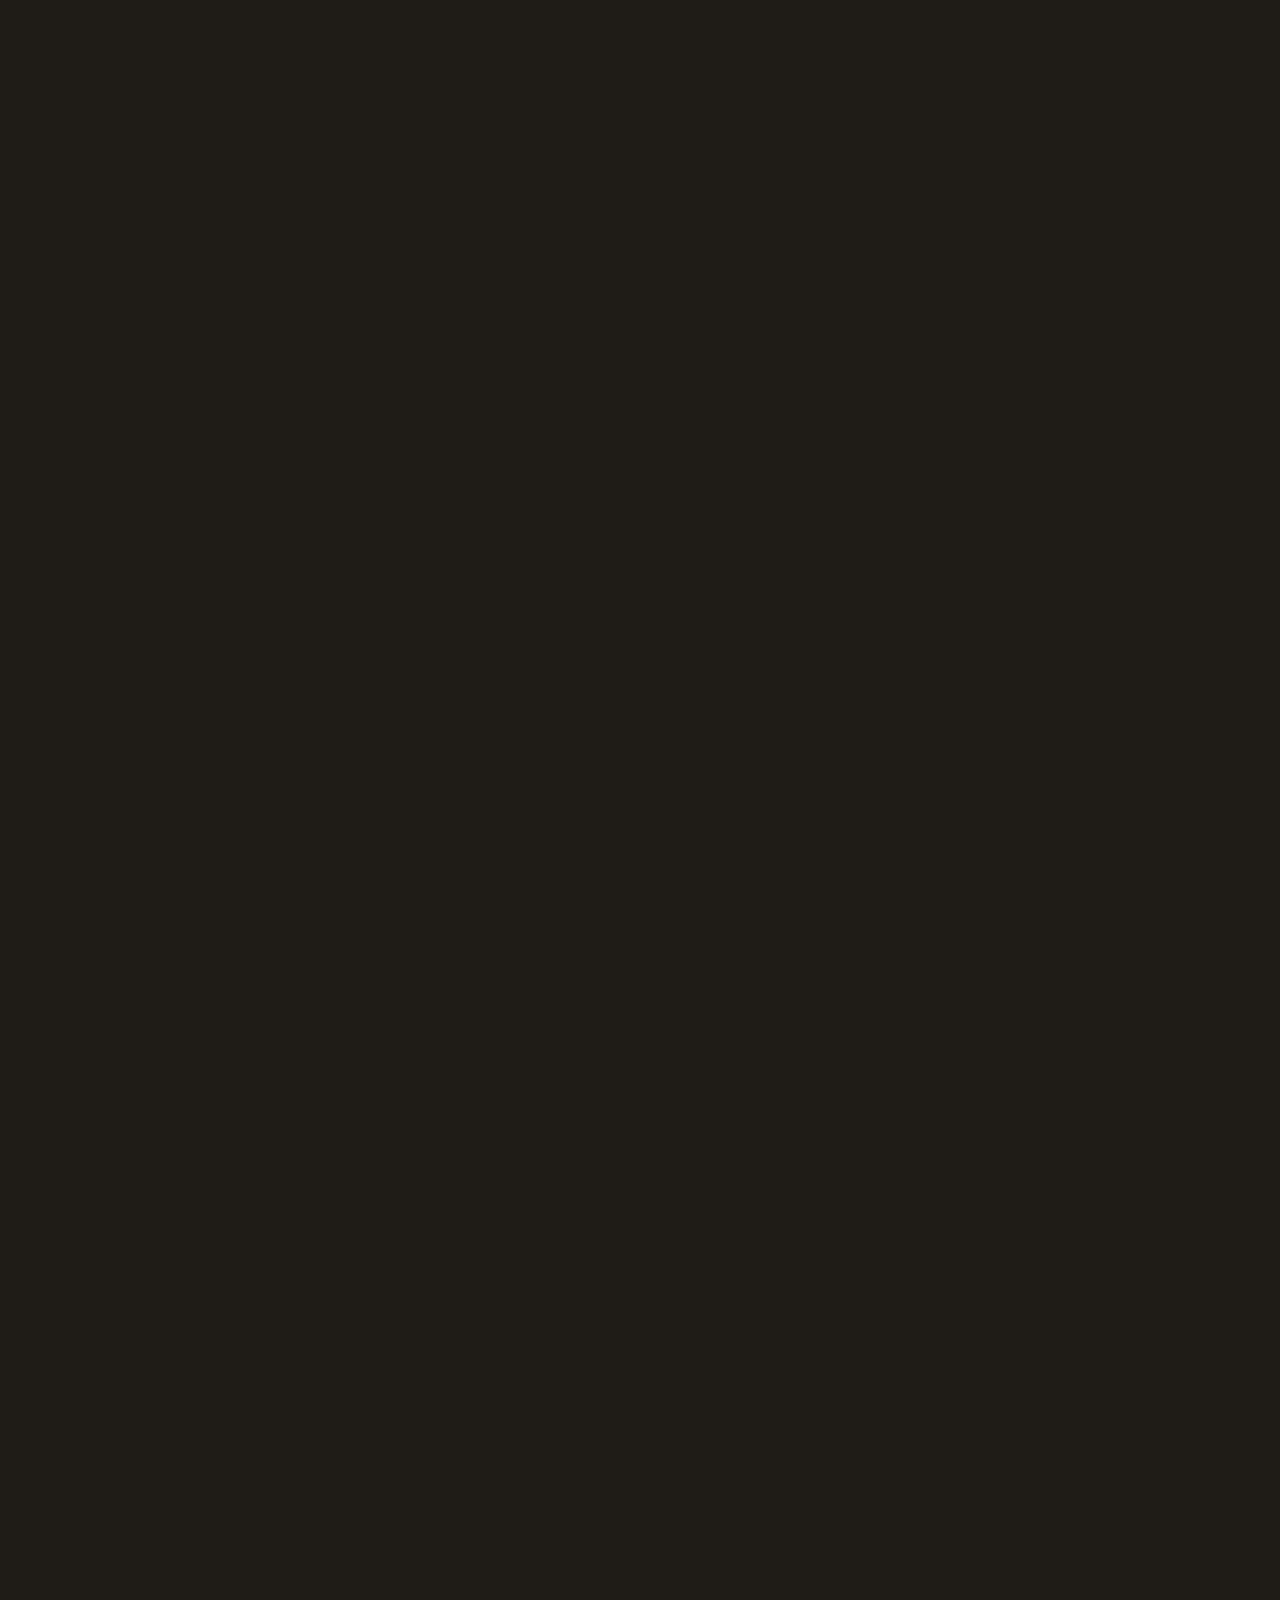
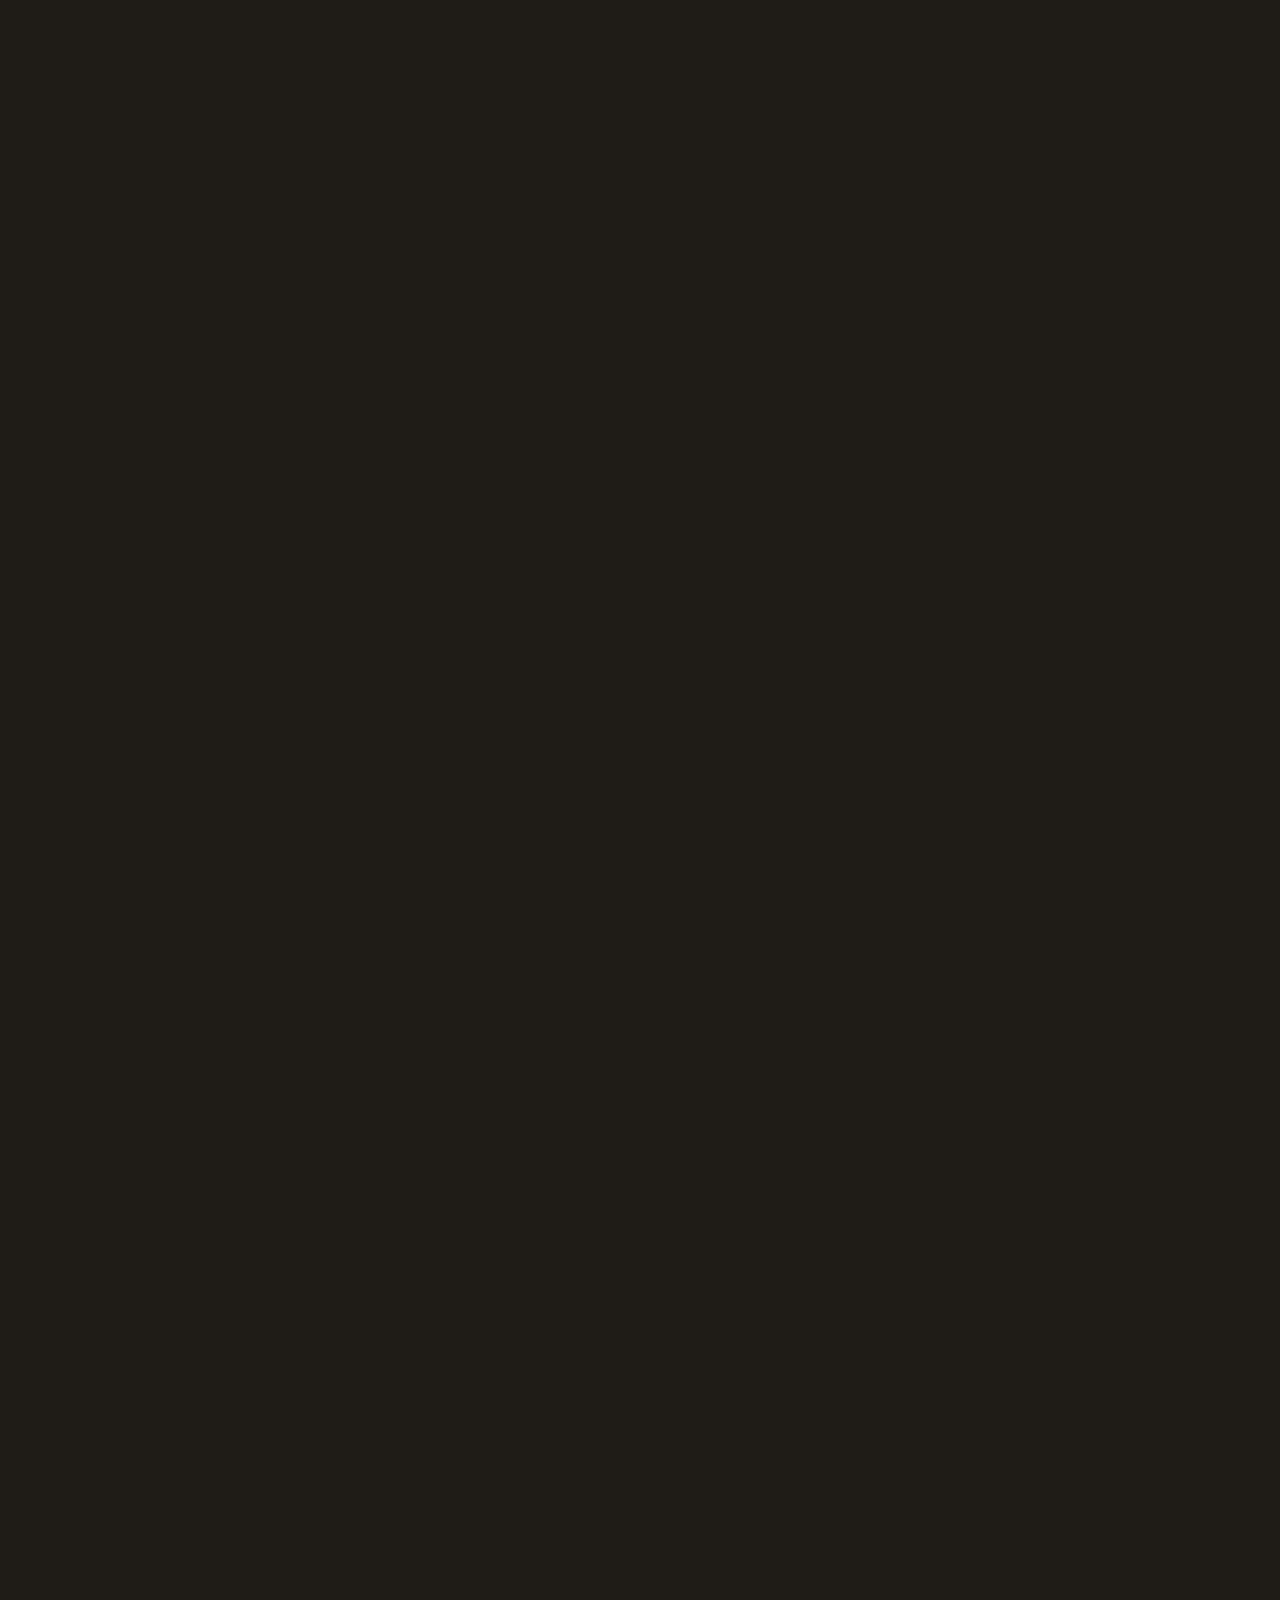
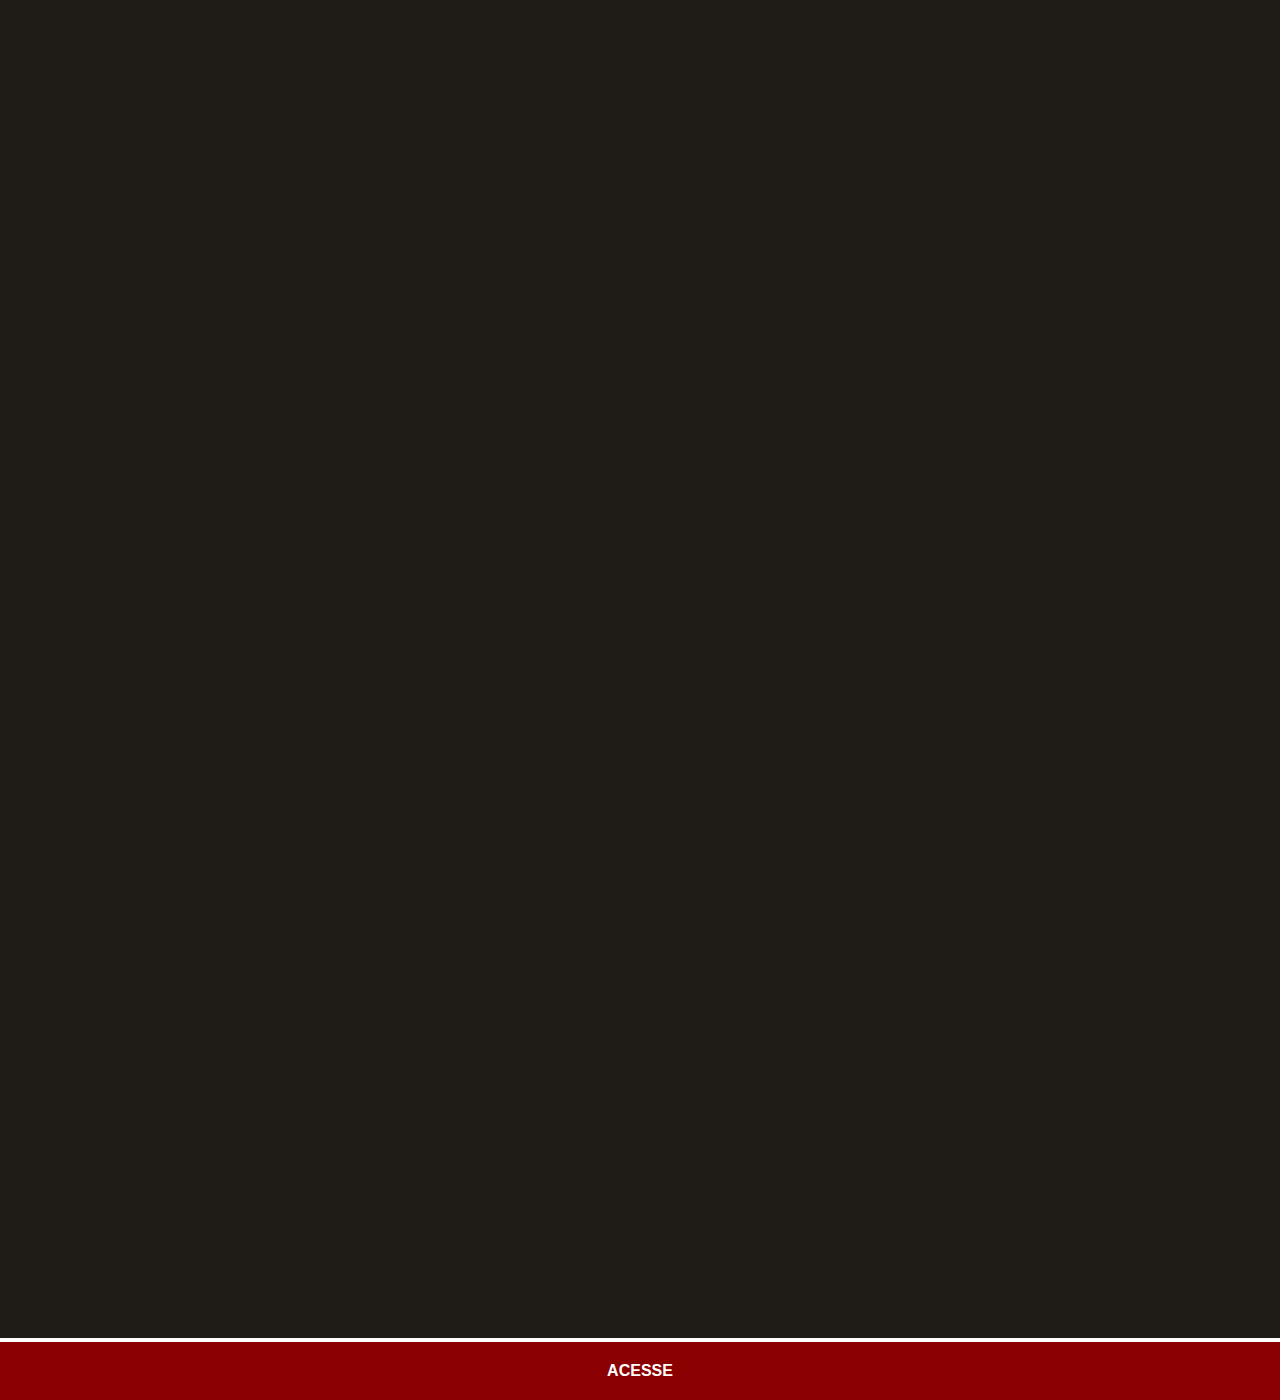
<file: x.html>
<!DOCTYPE html>
<html lang="en">
<head>
    <meta charset="UTF-8">
    <meta name="viewport" content="width=device-width, initial-scale=1.0">
    <title>Twiter</title>
    <link rel="stylesheet" href="estilos/social.css">
</head>
<body>
    <img src="imagens/tela-twitter.jpg" alt="x"><a href="https://x.com/" target="_blank">ACESSE</a>
</body>
</html>
</file>
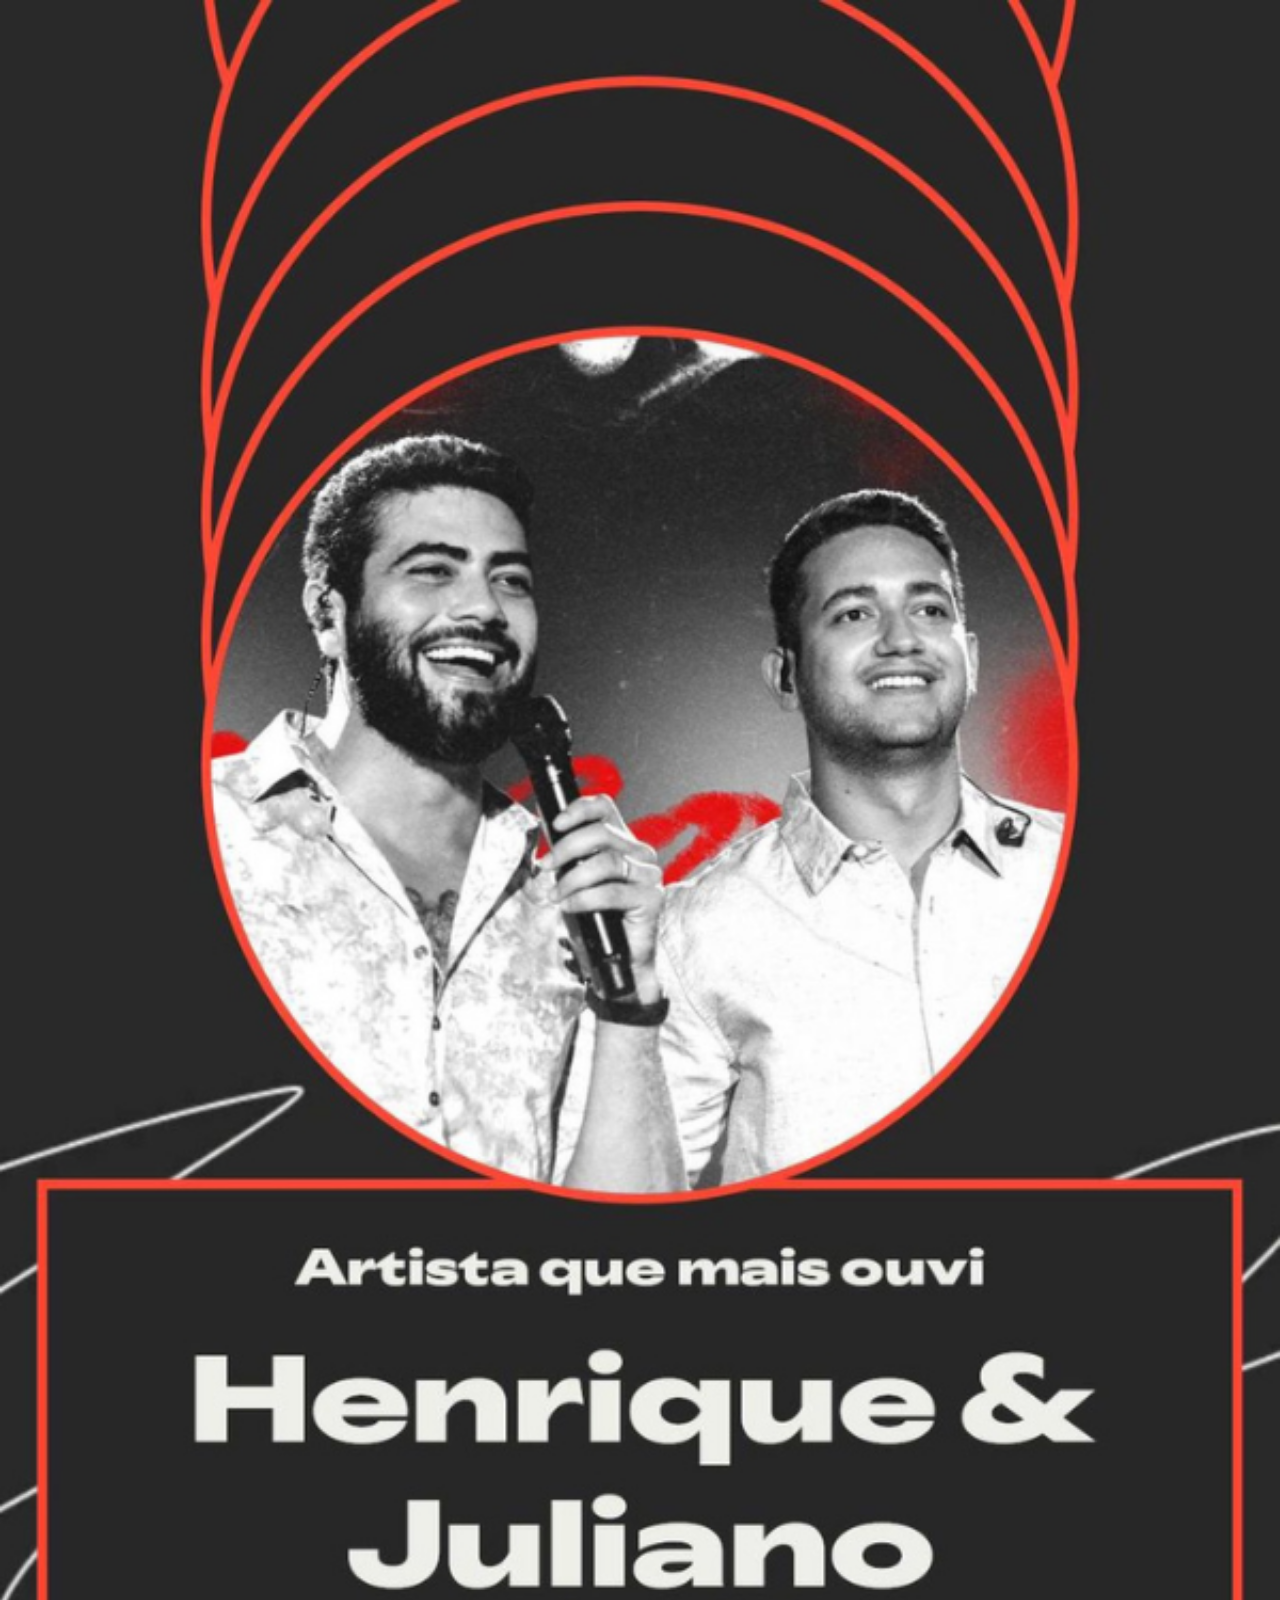
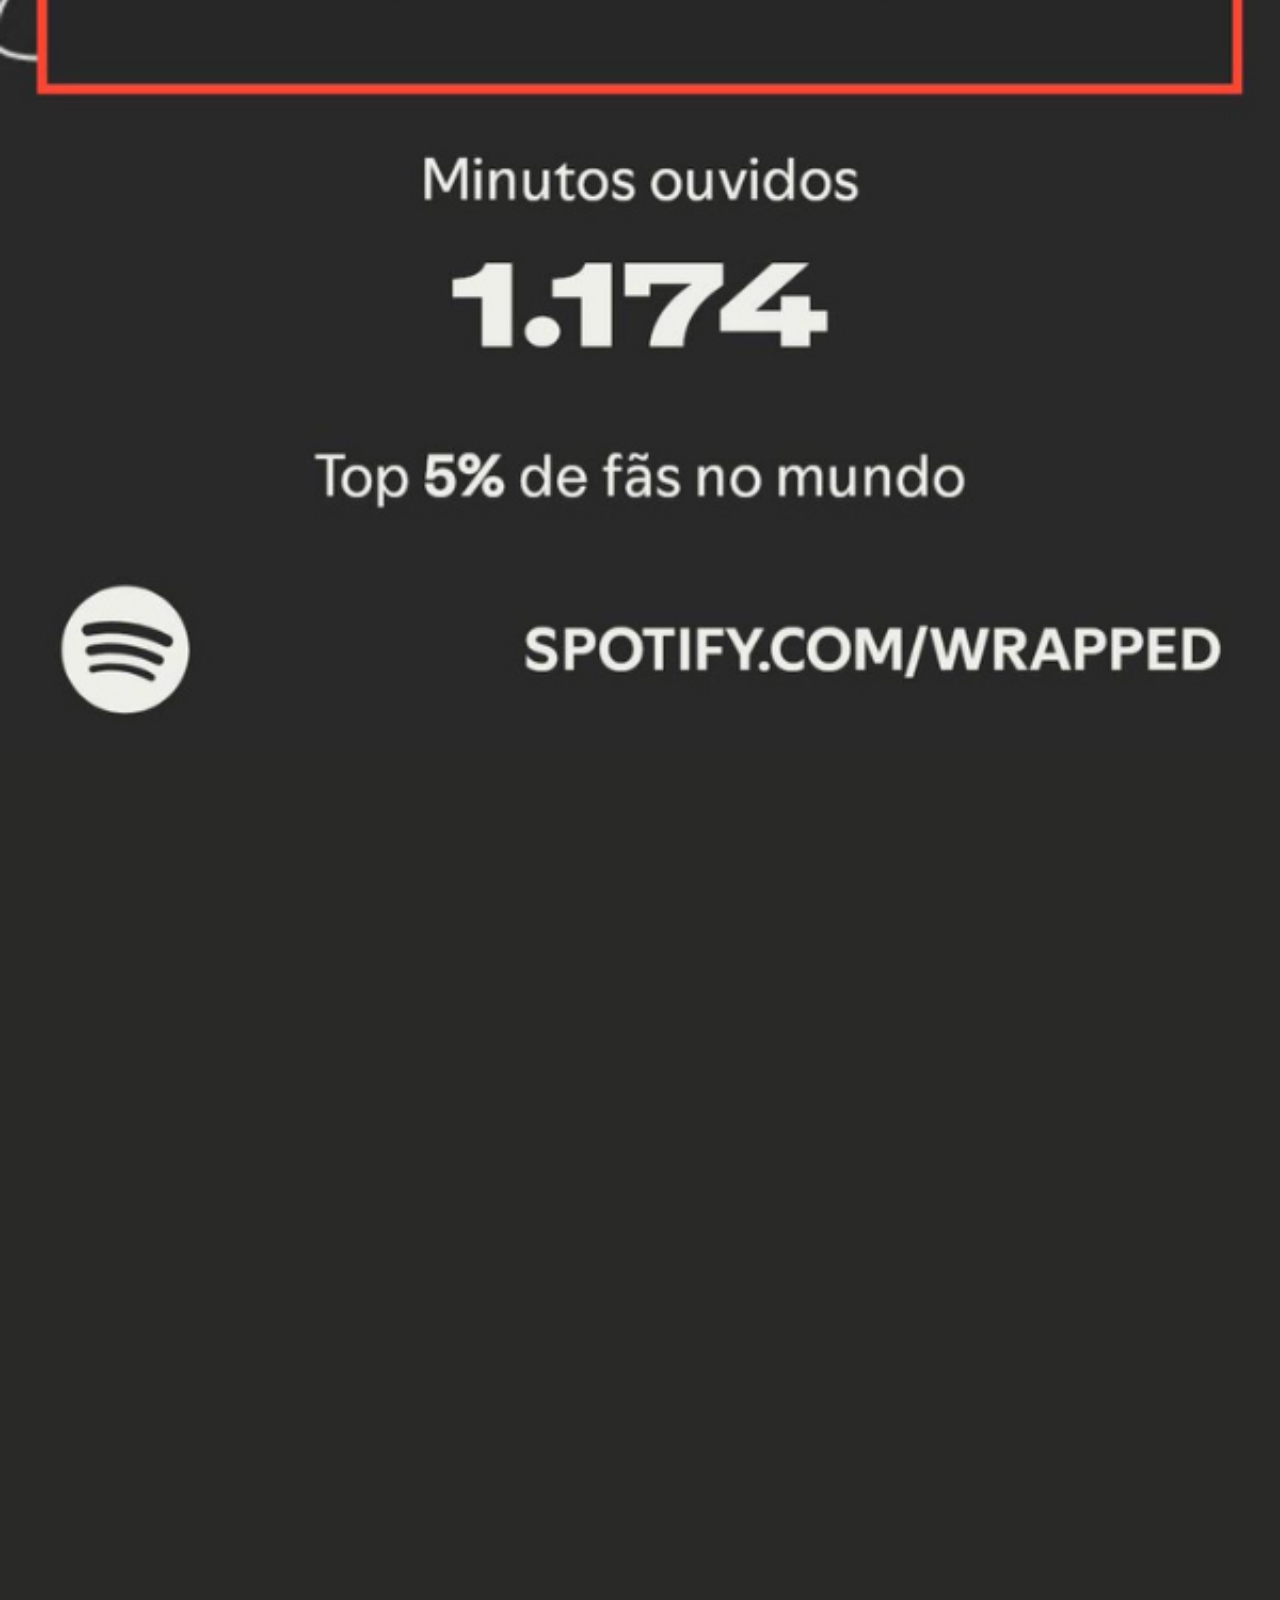
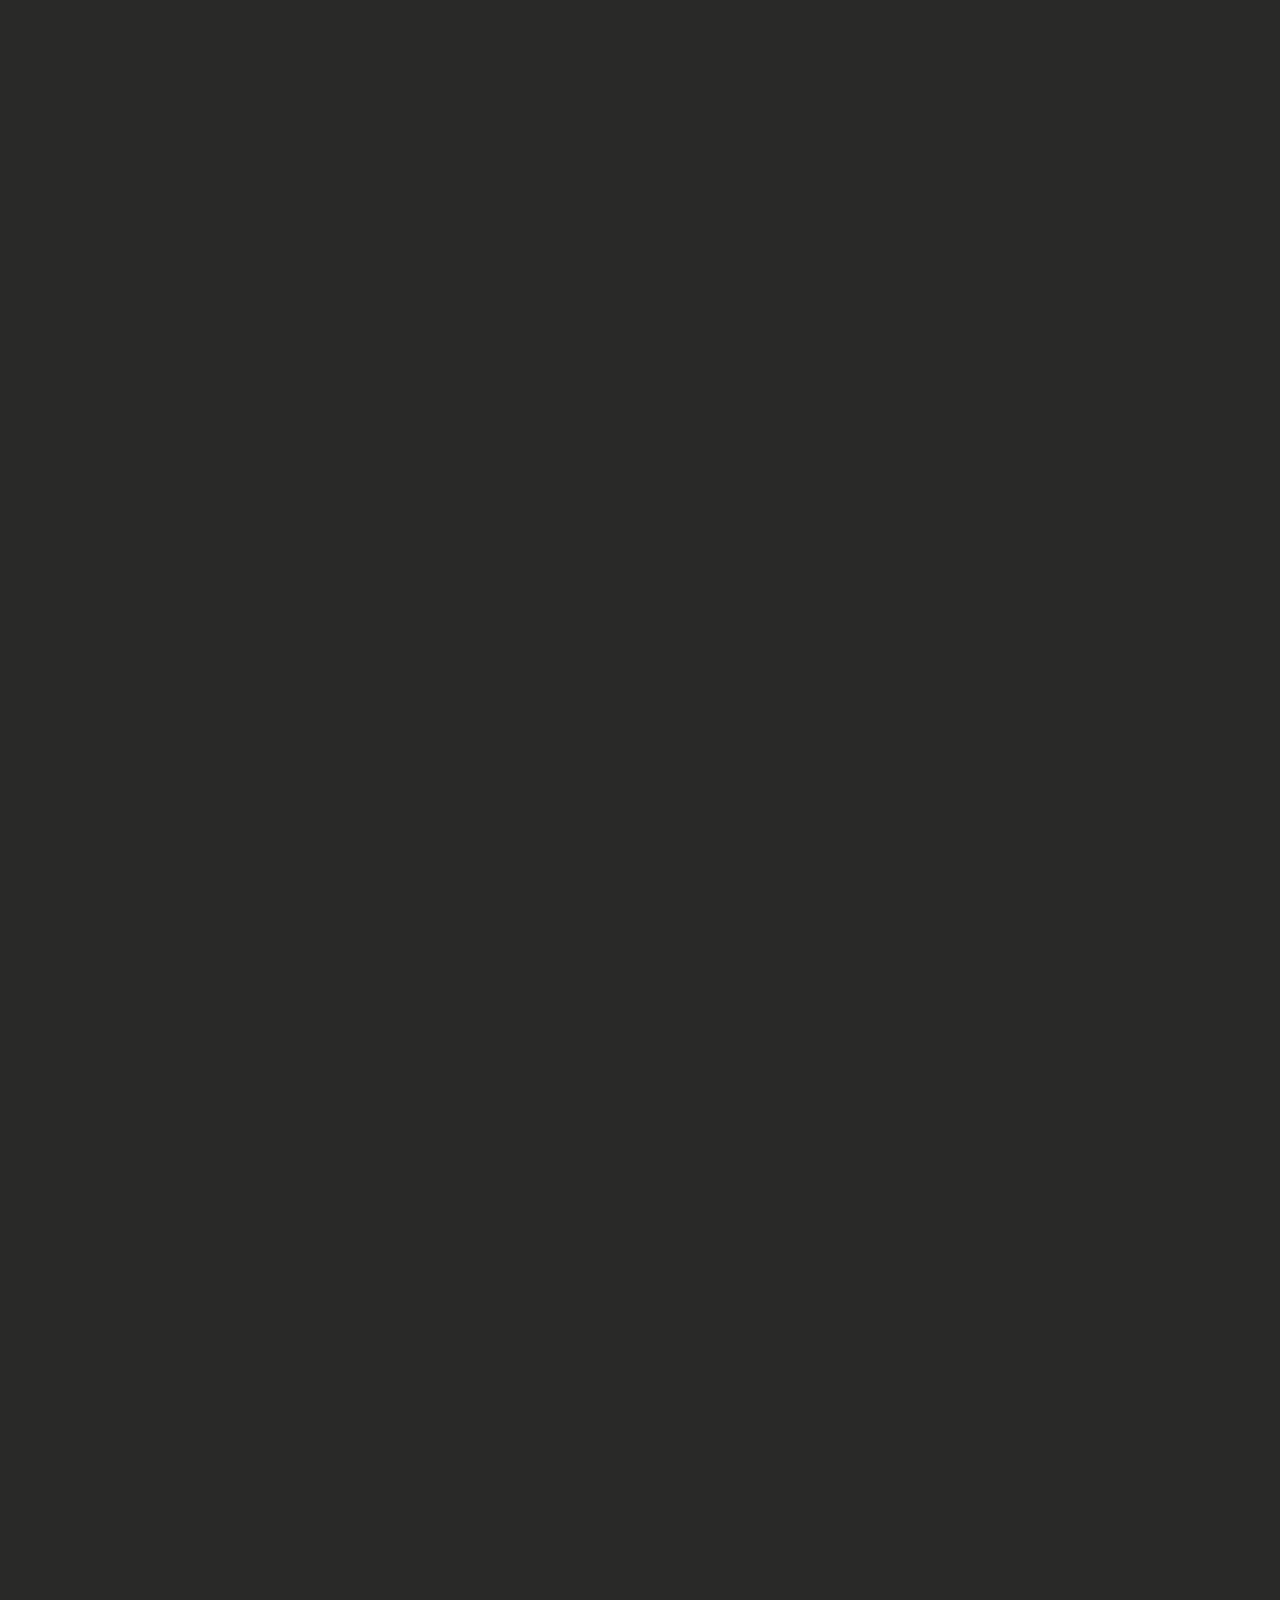
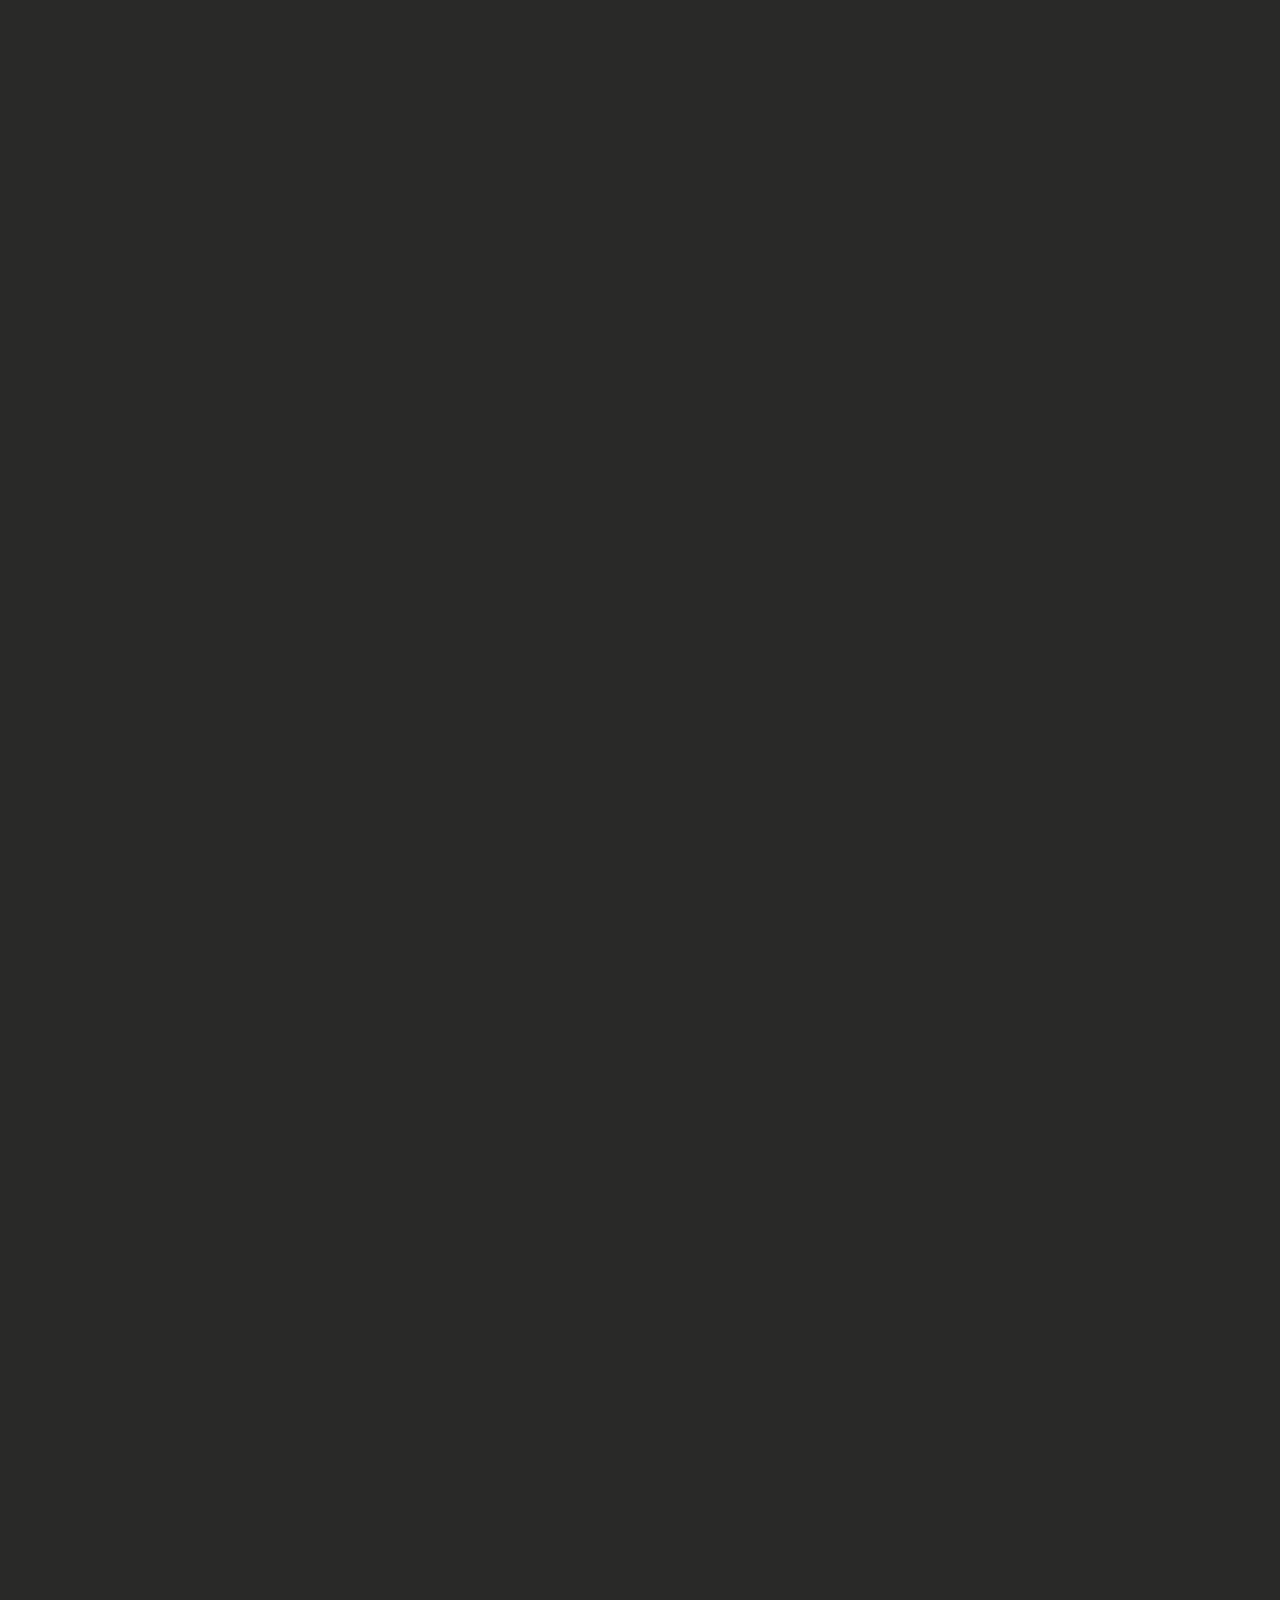
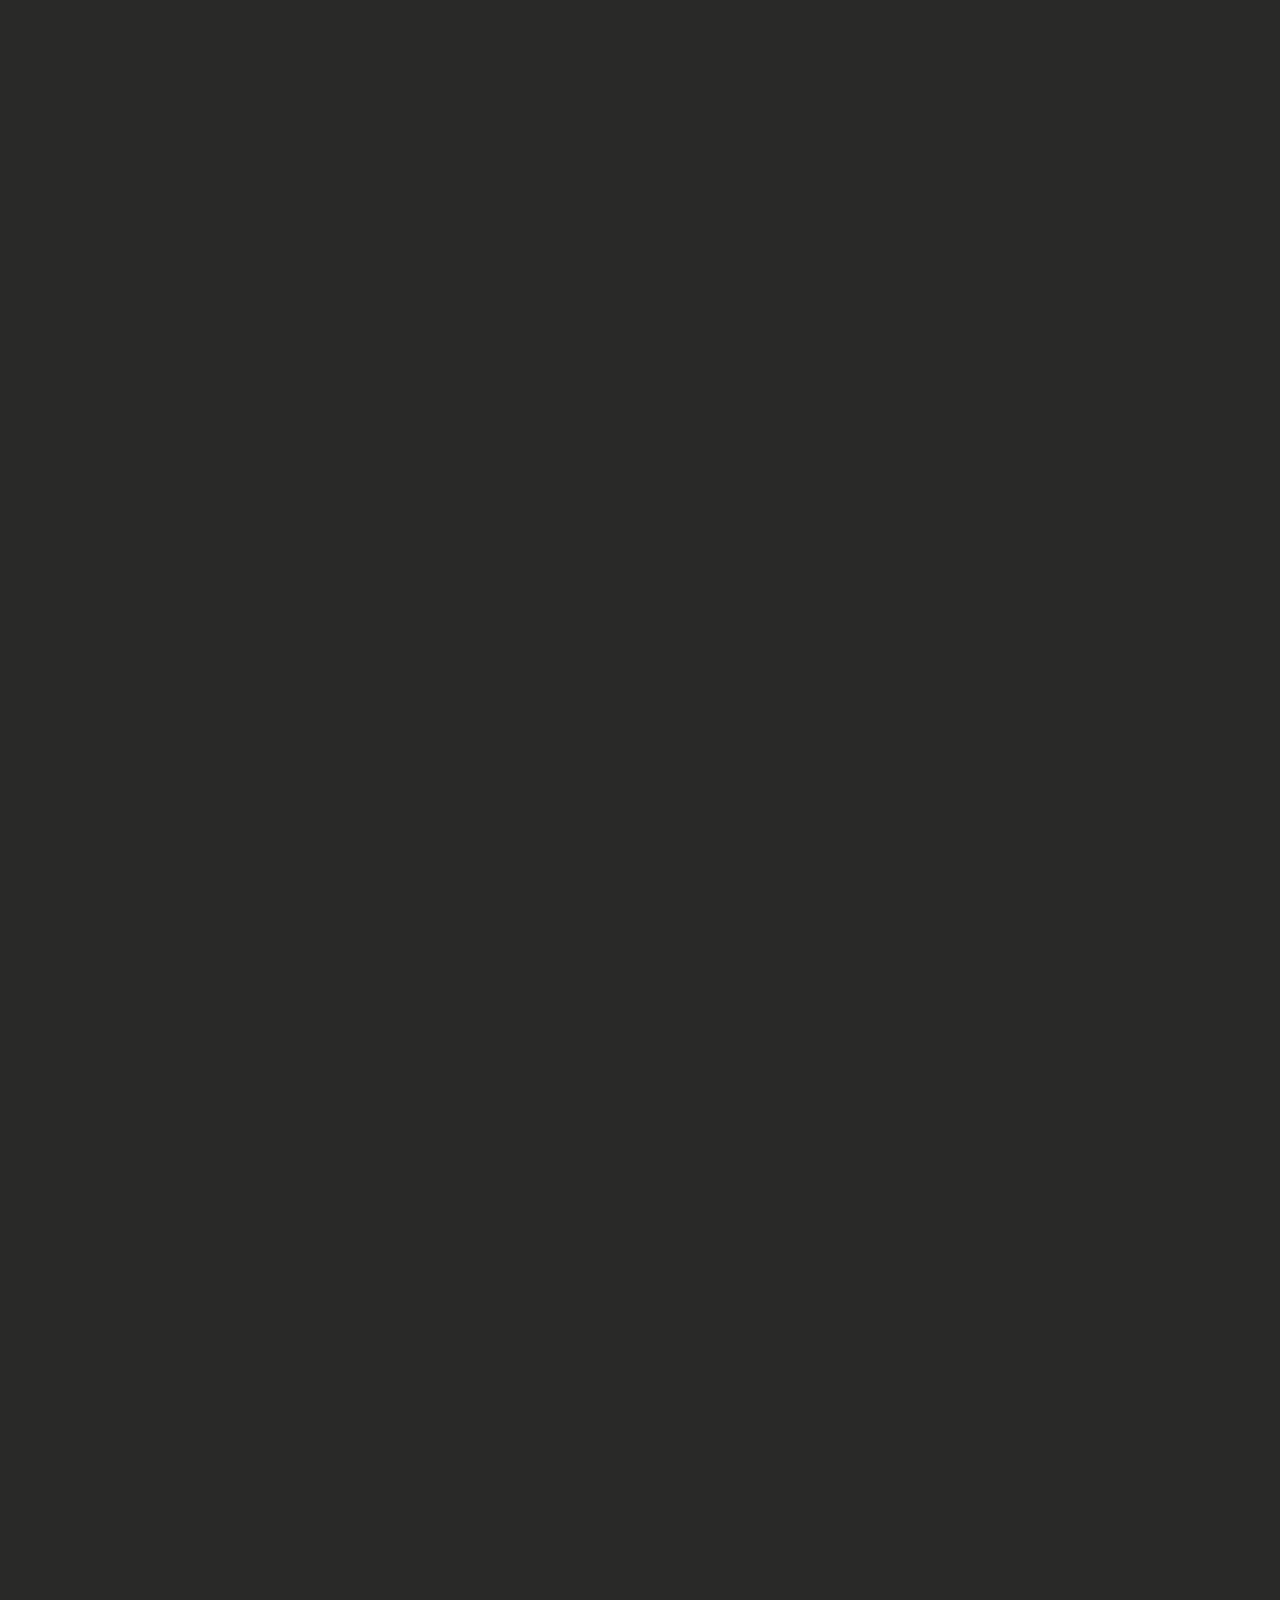
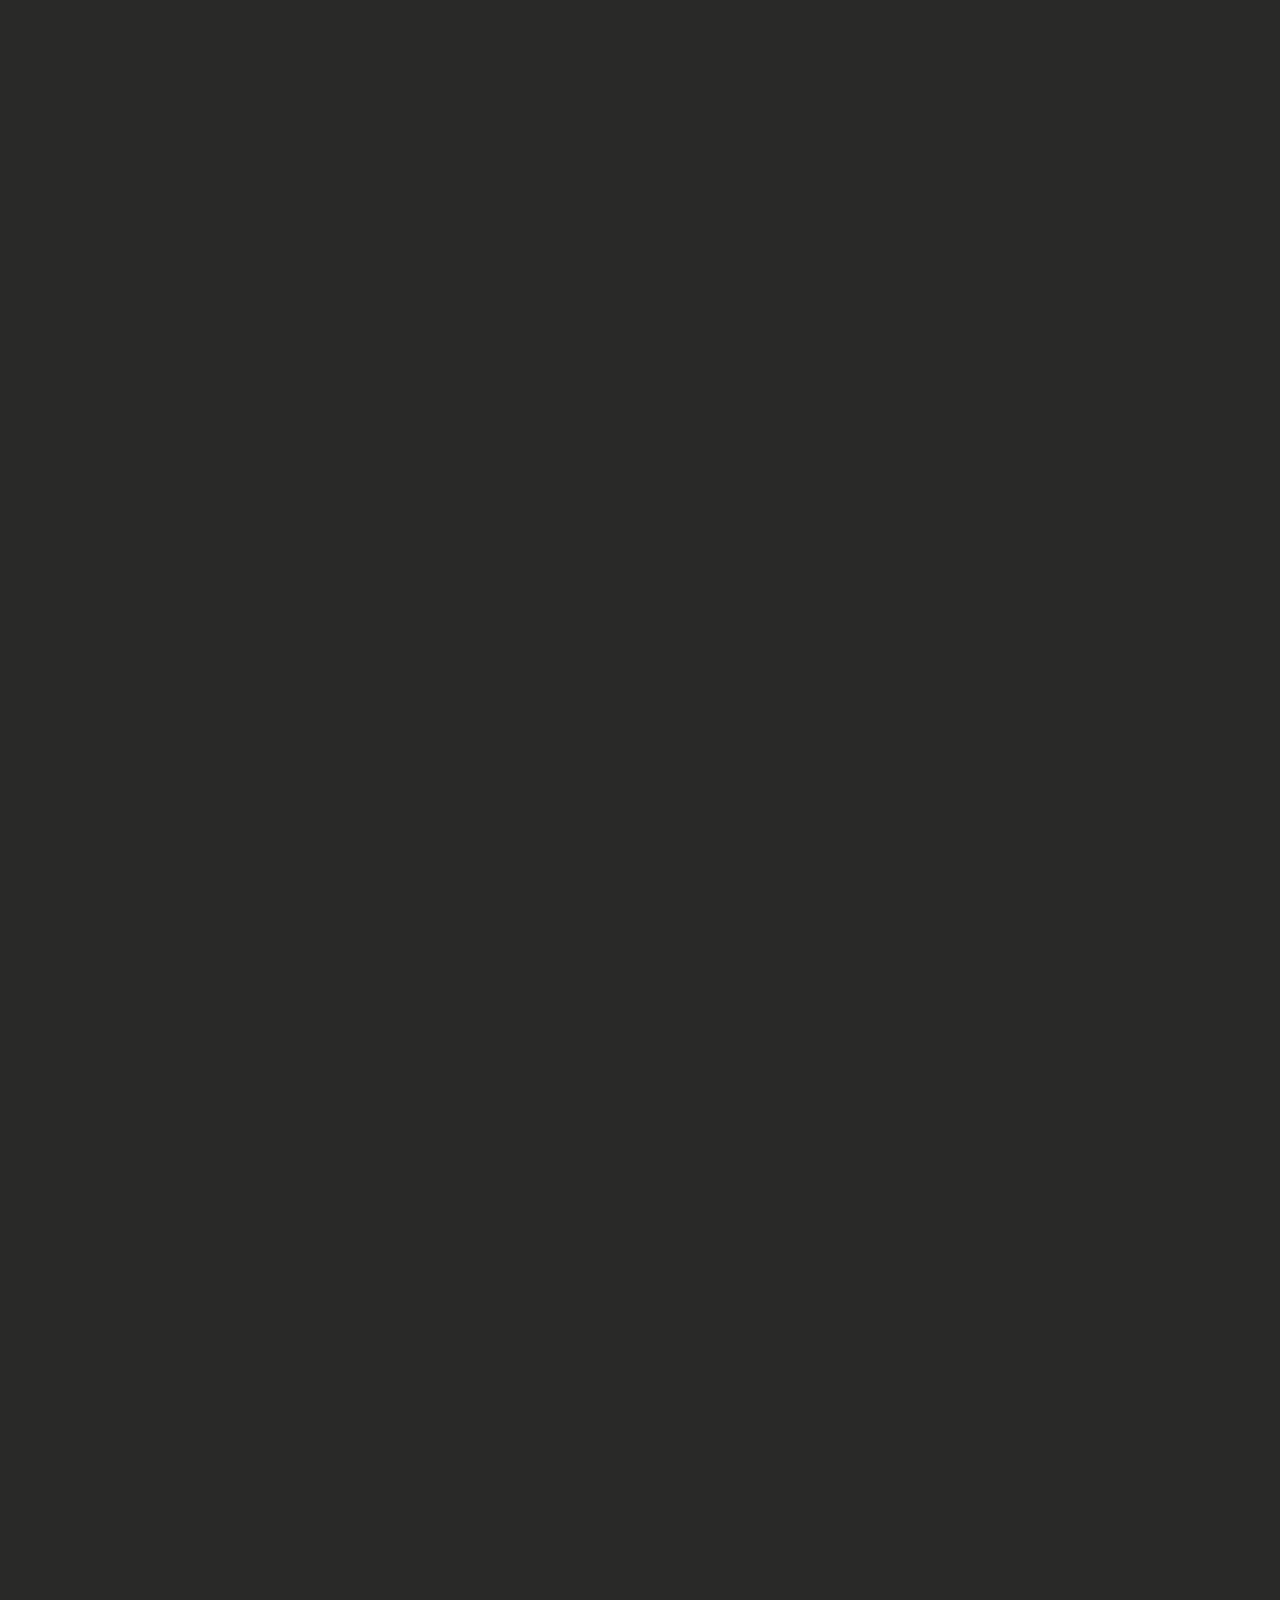
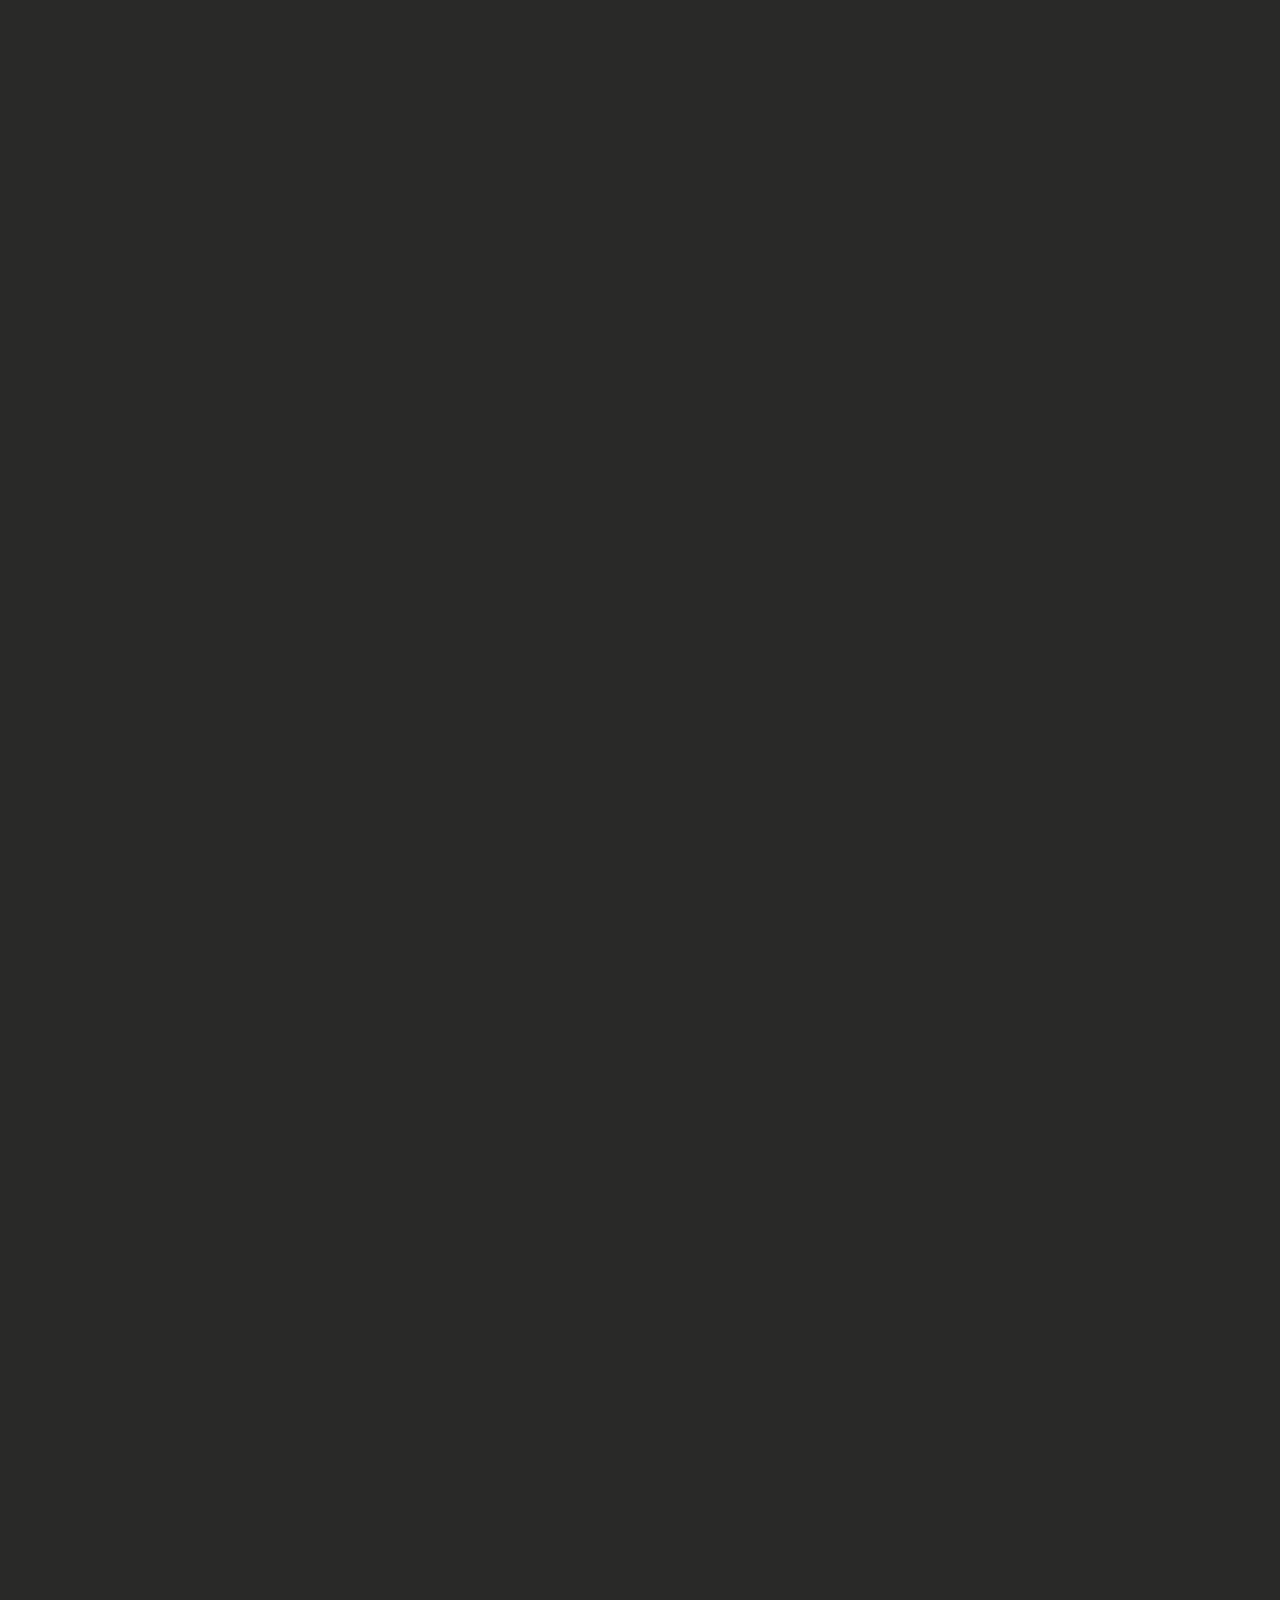
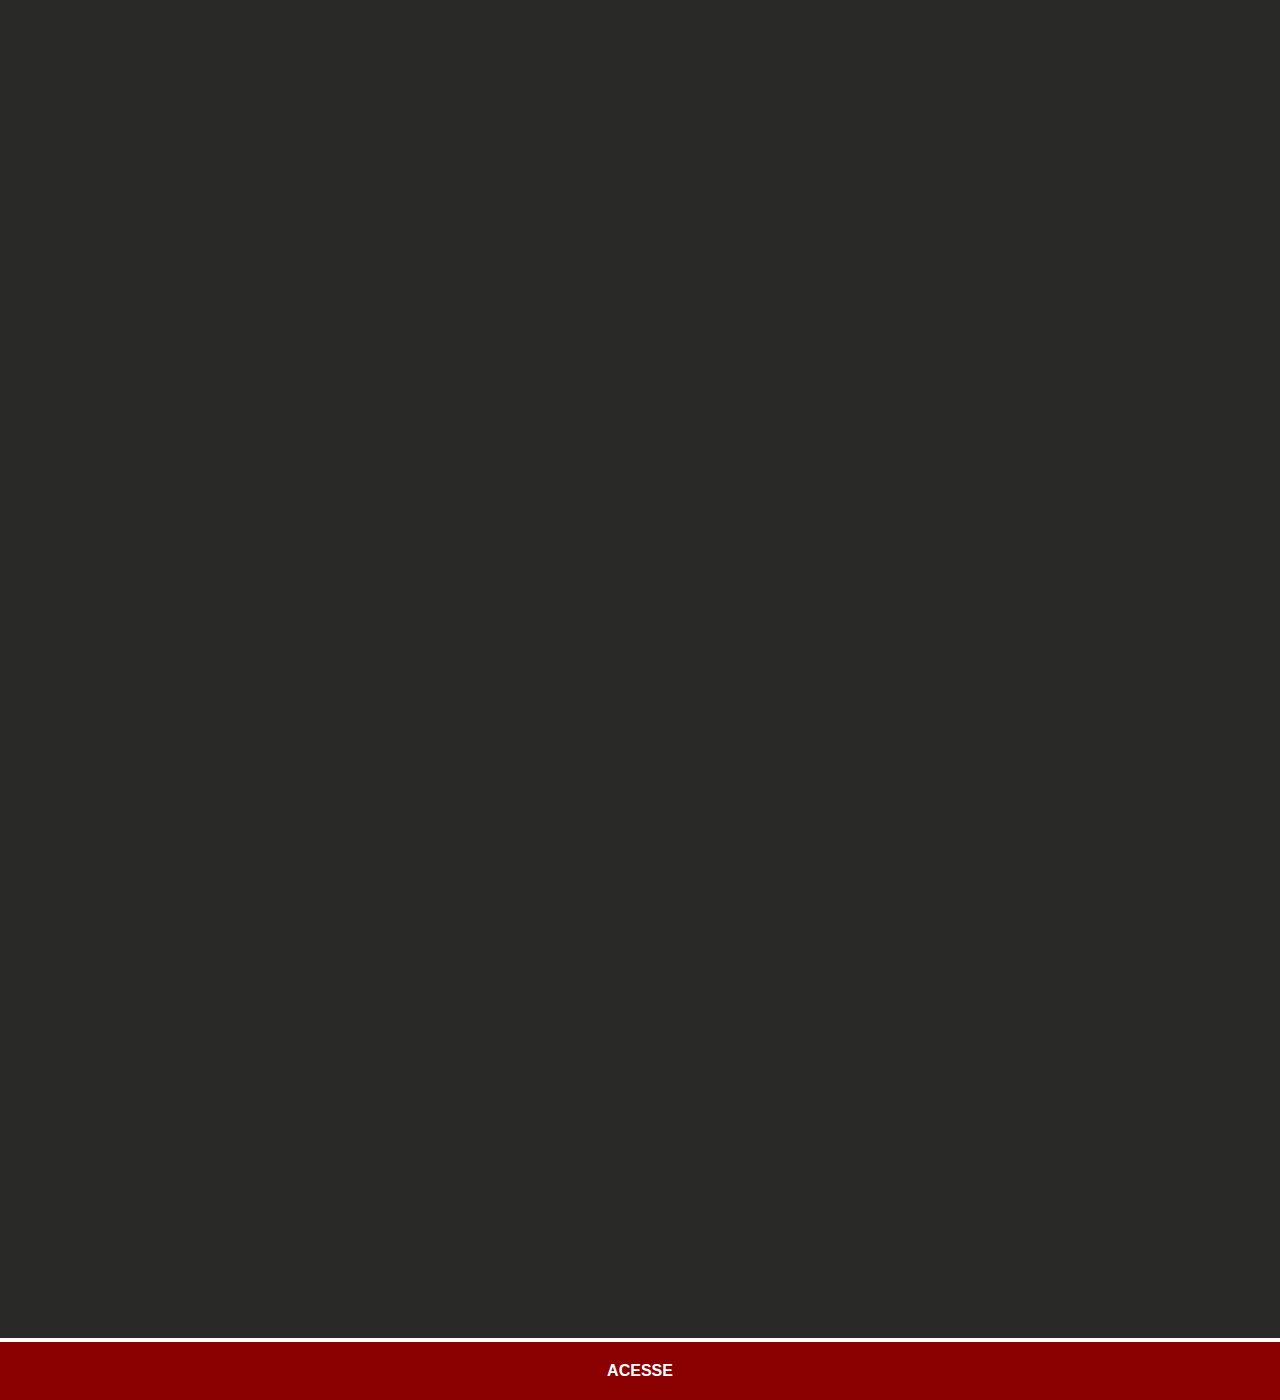
<file: youtube.html>
<!DOCTYPE html>
<html lang="en">
<head>
    <meta charset="UTF-8">
    <meta name="viewport" content="width=device-width, initial-scale=1.0">
    <title>YouTube</title>
    <link rel="stylesheet" href="estilos/social.css">
</head>
<body>
    <img src="imagens/tela-youtube.png" alt="YouTube"><a href="https://youtu.be/4r6BvQrDAYc?si=Sut15RzrCAJesYhm" target="_blank">ACESSE</a>
</body>
</html>
</file>
<file: estilos/style.css>
@charset "UTF-8";
</file>
<file: estilos/social.css>
@charset "UTF-8";

* {
    margin: 0px;
    padding: 0px;
    font-family: Arial, Helvetica, sans-serif;
}

::-webkit-scrollbar {
    width: 0px;
    height: 0px;
}

img {
    width: 100vw;
}

a {
    display: block;
    background-color: darkred;
    color: white;
    padding: 20px;
    text-align: center;
    font-weight: bolder;
    text-decoration: none;
}

a:hover {
    background-color: red;
}
</file>
